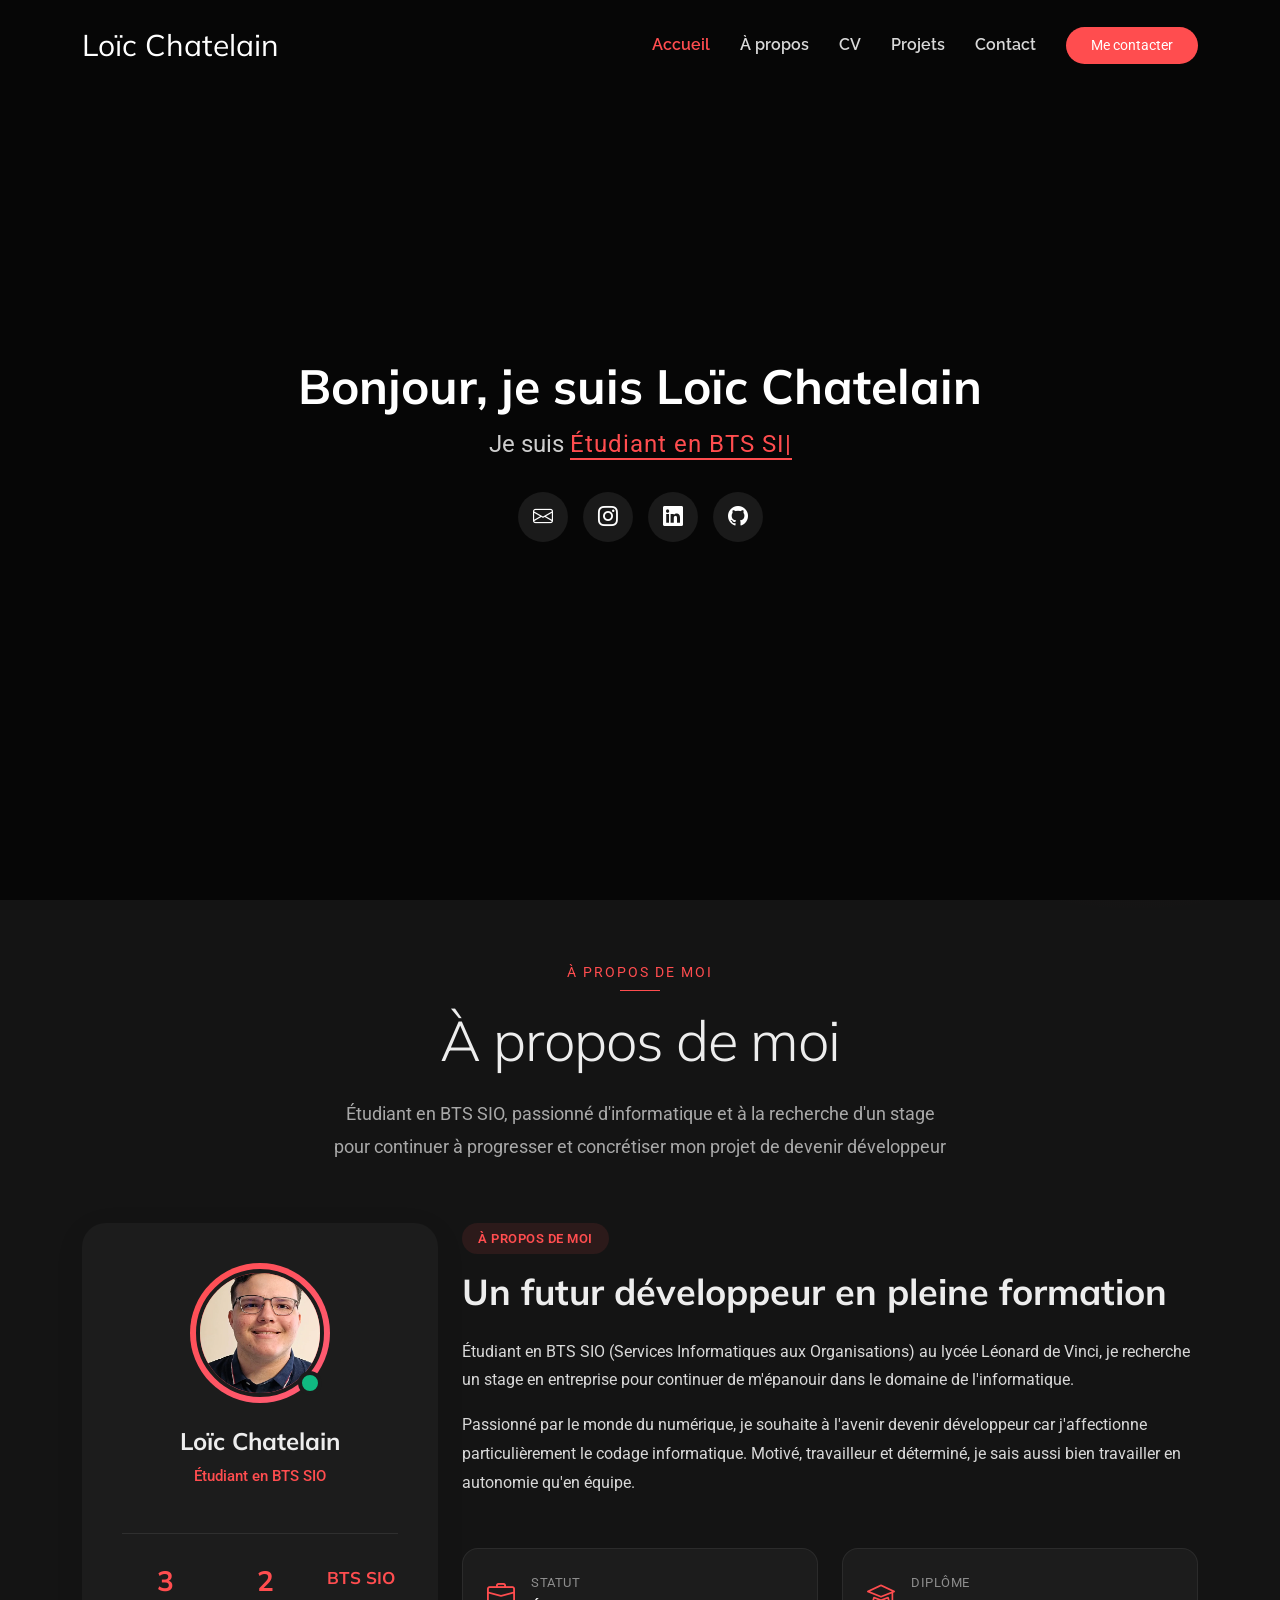
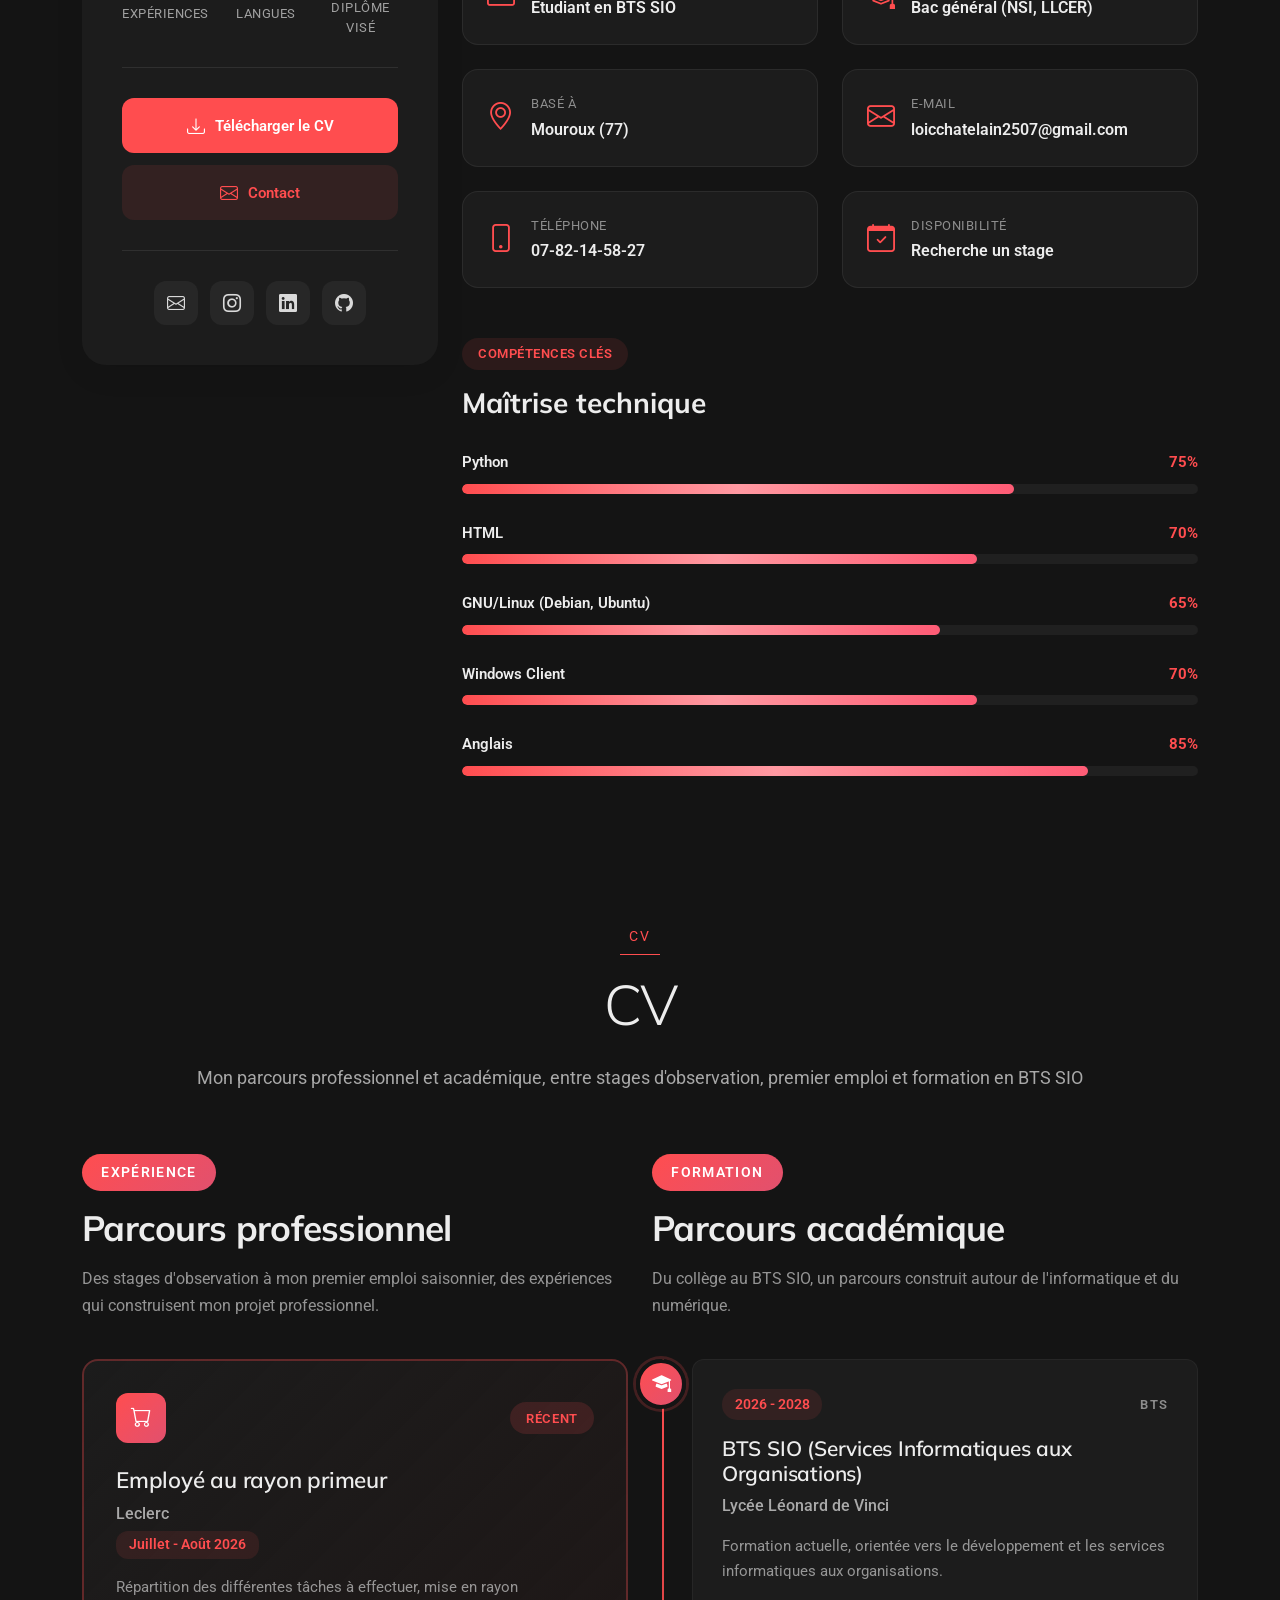
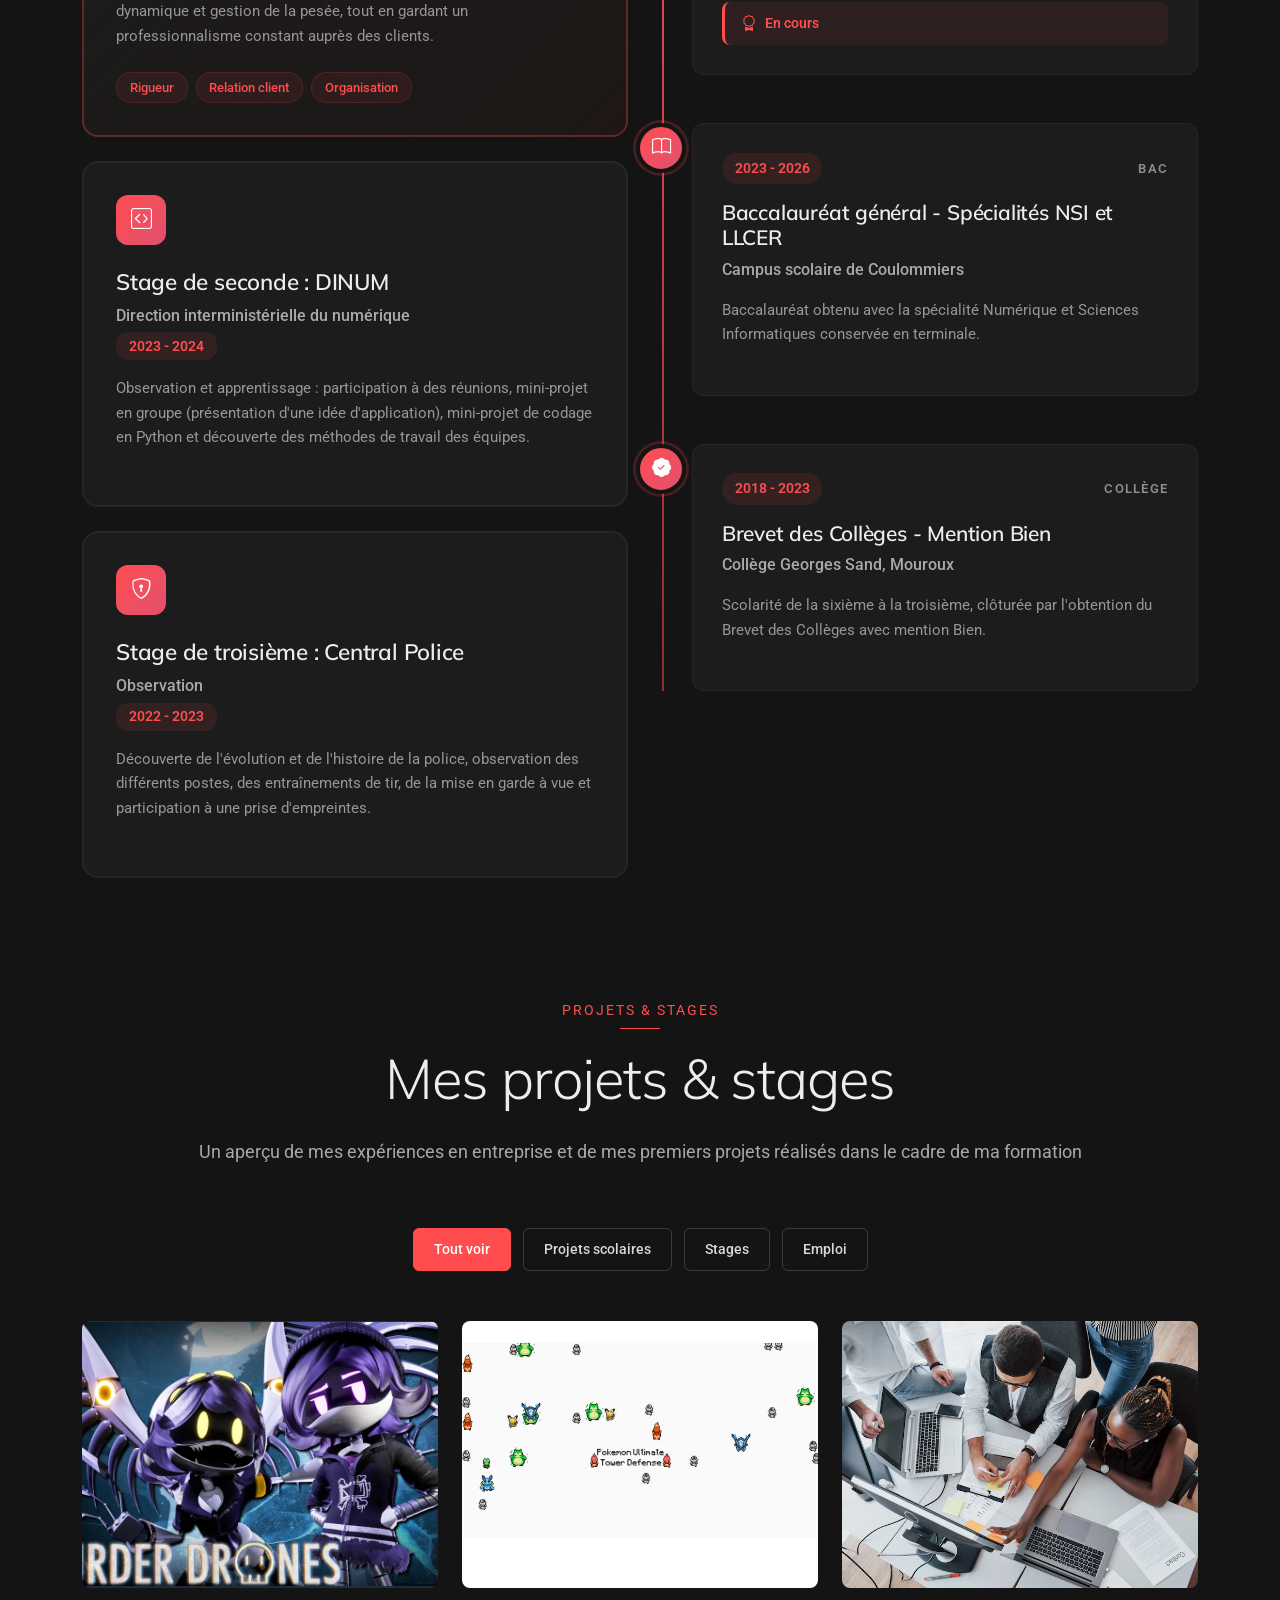
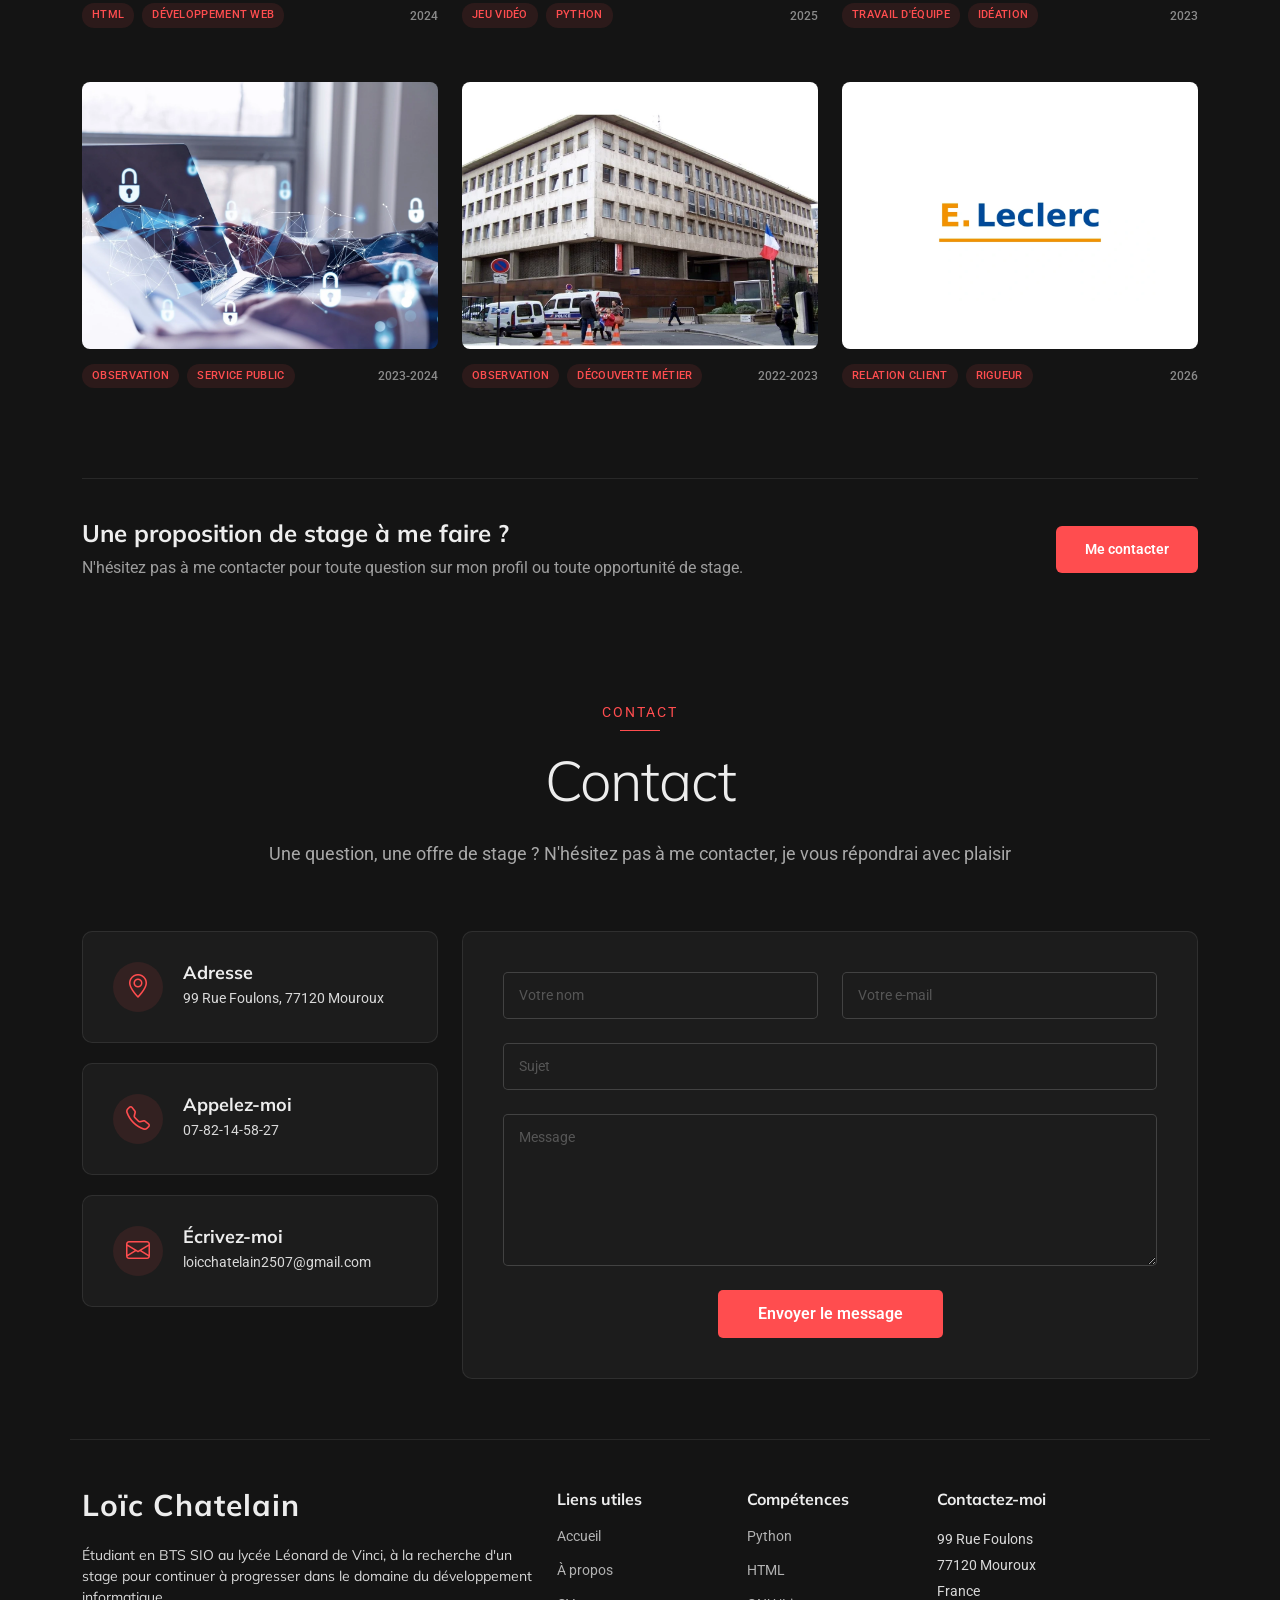
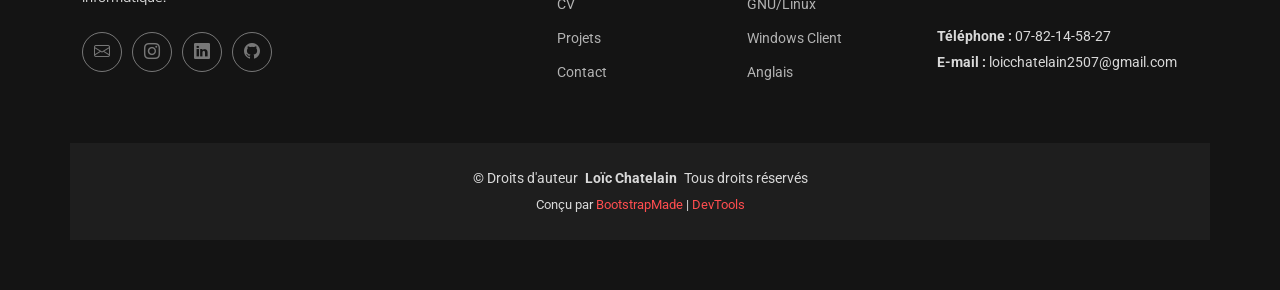
<file: index.html>
<!DOCTYPE html>
<html lang="fr">

<head>
  <meta charset="utf-8">
  <meta content="width=device-width, initial-scale=1.0" name="viewport">
  <title>Loïc Chatelain - Étudiant BTS SIO</title>
  <meta name="description" content="Portfolio de Loïc Chatelain, étudiant en BTS SIO à la recherche d'un stage en entreprise dans le développement informatique.">
  <meta name="keywords" content="BTS SIO, développeur, stage, informatique, Loïc Chatelain">

  <!-- Favicons -->
  <link href="assets/img/favicon.png" rel="icon">
  <link href="assets/img/apple-touch-icon.png" rel="apple-touch-icon">

  <!-- Fonts -->
  <link href="https://fonts.googleapis.com" rel="preconnect">
  <link href="https://fonts.gstatic.com" rel="preconnect" crossorigin>
  <link href="https://fonts.googleapis.com/css2?family=Roboto:ital,wght@0,100;0,300;0,400;0,500;0,700;0,900;1,100;1,300;1,400;1,500;1,700;1,900&family=Raleway:ital,wght@0,100;0,200;0,300;0,400;0,500;0,600;0,700;0,800;0,900;1,100;1,200;1,300;1,400;1,500;1,600;1,700;1,800;1,900&family=Mulish:ital,wght@0,200;0,300;0,400;0,500;0,600;0,700;0,800;0,900;1,200;1,300;1,400;1,500;1,600;1,700;1,800;1,900&display=swap" rel="stylesheet">

  <!-- Vendor CSS Files -->
  <link href="assets/vendor/bootstrap/css/bootstrap.min.css" rel="stylesheet">
  <link href="assets/vendor/bootstrap-icons/bootstrap-icons.css" rel="stylesheet">
  <link href="assets/vendor/aos/aos.css" rel="stylesheet">
  <link href="assets/vendor/glightbox/css/glightbox.min.css" rel="stylesheet">
  <link href="assets/vendor/swiper/swiper-bundle.min.css" rel="stylesheet">

  <!-- Main CSS File -->
  <link href="assets/css/main.css" rel="stylesheet">

  <!-- =======================================================
  * Template Name: Craftivo
  * Template URL: https://bootstrapmade.com/craftivo-bootstrap-portfolio-template/
  * Updated: Oct 04 2025 with Bootstrap v5.3.8
  * Author: BootstrapMade.com
  * License: https://bootstrapmade.com/license/
  ======================================================== -->
</head>

<body class="index-page">

  <header id="header" class="header d-flex align-items-center fixed-top">
    <div class="container-fluid container-xl position-relative d-flex align-items-center">

      <a href="index.html" class="logo d-flex align-items-center me-auto">
        <h1 class="sitename">Loïc Chatelain</h1>
      </a>

      <nav id="navmenu" class="navmenu">
        <ul>
          <li><a href="#hero" class="active">Accueil</a></li>
          <li><a href="#about">À propos</a></li>
          <li><a href="#resume">CV</a></li>
          <li><a href="#portfolio">Projets</a></li>
          <li><a href="#contact">Contact</a></li>
        </ul>
        <i class="mobile-nav-toggle d-xl-none bi bi-list"></i>
      </nav>

      <a class="btn-getstarted" href="#contact">Me contacter</a>

    </div>
  </header>

  <main class="main">

    <!-- Hero Section -->
    <section id="hero" class="hero section dark-background">

      <div class="container" data-aos="fade-up" data-aos-delay="100">
        <div class="row justify-content-center">
          <div class="col-lg-8 text-center">
            <h2>Bonjour, je suis Loïc Chatelain</h2>
            <p>Je suis <span class="typed" data-typed-items="Étudiant en BTS SIO, Développeur en devenir, Passionné d'informatique, À la recherche d'un stage"></span><span class="typed-cursor" aria-hidden="true"></span></p>
            <div class="social-links">
              <a href="mailto:loicchatelain2507@gmail.com"><i class="bi bi-envelope"></i></a>
              <a href="#"><i class="bi bi-instagram"></i></a>
              <a href="https://www.linkedin.com/in/lo%C3%AFc-chatelain-aba5b0439/" target="_blank" rel="noopener noreferrer"><i class="bi bi-linkedin"></i></a>
              <a href="https://github.com/loicchatelain/loicchatelain.github.io/" target="_blank" rel="noopener noreferrer"><i class="bi bi-github"></i></a>
            </div>
          </div>
        </div>
      </div>

    </section><!-- /Hero Section -->

    <!-- About Section -->
    <section id="about" class="about section">

      <!-- Section Title -->
      <div class="container section-title" data-aos="fade-up">
        <span class="subtitle">À propos de moi</span>
        <h2>À propos de moi</h2>
        <p>Étudiant en BTS SIO, passionné d'informatique et à la recherche d'un stage pour continuer à progresser et concrétiser mon projet de devenir développeur</p>
      </div><!-- End Section Title -->

      <div class="container" data-aos="fade-up" data-aos-delay="100">

        <div class="row gy-5">
          <div class="col-lg-4" data-aos="zoom-in" data-aos-delay="150">
            <div class="profile-card">
              <div class="profile-header">
                <div class="profile-avatar">
                  <img src="assets/img/profile/profile-square-3.webp" class="img-fluid" alt="">
                  <div class="status-indicator"></div>
                </div>
                <h3>Loïc Chatelain</h3>
                <span class="role">Étudiant en BTS SIO</span>
              </div>

              <div class="profile-stats">
                <div class="stat-item">
                  <h4>3</h4>
                  <p>Expériences</p>
                </div>
                <div class="stat-item">
                  <h4>2</h4>
                  <p>Langues</p>
                </div>
                <div class="stat-item">
                  <h4 class="stat-value-compact">BTS SIO</h4>
                  <p>Diplôme visé</p>
                </div>
              </div>

              <div class="profile-actions">
                <a href="assets/CV_CHATELAIN_Loic.pdf" class="btn-primary" download><i class="bi bi-download"></i> Télécharger le CV</a>
                <a href="#contact" class="btn-secondary"><i class="bi bi-envelope"></i> Contact</a>
              </div>

              <div class="social-connect">
                <a href="mailto:loicchatelain2507@gmail.com"><i class="bi bi-envelope"></i></a>
                <a href="#"><i class="bi bi-instagram"></i></a>
                <a href="https://www.linkedin.com/in/lo%C3%AFc-chatelain-aba5b0439/" target="_blank" rel="noopener noreferrer"><i class="bi bi-linkedin"></i></a>
                <a href="https://github.com/loicchatelain/loicchatelain.github.io/" target="_blank" rel="noopener noreferrer"><i class="bi bi-github"></i></a>
              </div>
            </div>
          </div>

          <div class="col-lg-8" data-aos="fade-left" data-aos-delay="200">
            <div class="content-wrapper">
              <div class="bio-section">
                <div class="section-tag">À propos de moi</div>
                <h2>Un futur développeur en pleine formation</h2>
                <p>Étudiant en BTS SIO (Services Informatiques aux Organisations) au lycée Léonard de Vinci, je recherche un stage en entreprise pour continuer de m'épanouir dans le domaine de l'informatique.</p>
                <p>Passionné par le monde du numérique, je souhaite à l'avenir devenir développeur car j'affectionne particulièrement le codage informatique. Motivé, travailleur et déterminé, je sais aussi bien travailler en autonomie qu'en équipe.</p>
              </div>

              <div class="details-grid">
                <div class="detail-item" data-aos="fade-up" data-aos-delay="250">
                  <i class="bi bi-briefcase"></i>
                  <div class="detail-content">
                    <span>Statut</span>
                    <strong>Étudiant en BTS SIO</strong>
                  </div>
                </div>

                <div class="detail-item" data-aos="fade-up" data-aos-delay="300">
                  <i class="bi bi-mortarboard"></i>
                  <div class="detail-content">
                    <span>Diplôme</span>
                    <strong>Bac général (NSI, LLCER)</strong>
                  </div>
                </div>

                <div class="detail-item" data-aos="fade-up" data-aos-delay="350">
                  <i class="bi bi-geo-alt"></i>
                  <div class="detail-content">
                    <span>Basé à</span>
                    <strong>Mouroux (77)</strong>
                  </div>
                </div>

                <div class="detail-item" data-aos="fade-up" data-aos-delay="100">
                  <i class="bi bi-envelope"></i>
                  <div class="detail-content">
                    <span>E-mail</span>
                    <strong>loicchatelain2507@gmail.com</strong>
                  </div>
                </div>

                <div class="detail-item" data-aos="fade-up" data-aos-delay="150">
                  <i class="bi bi-phone"></i>
                  <div class="detail-content">
                    <span>Téléphone</span>
                    <strong>07-82-14-58-27</strong>
                  </div>
                </div>

                <div class="detail-item" data-aos="fade-up" data-aos-delay="200">
                  <i class="bi bi-calendar-check"></i>
                  <div class="detail-content">
                    <span>Disponibilité</span>
                    <strong>Recherche un stage</strong>
                  </div>
                </div>
              </div>

              <div class="skills-showcase" data-aos="fade-up" data-aos-delay="250">
                <div class="section-tag">Compétences clés</div>
                <h3>Maîtrise technique</h3>

                <div class="skills-list skills-animation">
                  <div class="skill-item">
                    <div class="skill-info">
                      <span class="skill-name">Python</span>
                      <span class="skill-percent">75%</span>
                    </div>
                    <div class="progress">
                      <div class="progress-bar" role="progressbar" aria-valuenow="75" aria-valuemin="0" aria-valuemax="100"></div>
                    </div>
                  </div>

                  <div class="skill-item">
                    <div class="skill-info">
                      <span class="skill-name">HTML</span>
                      <span class="skill-percent">70%</span>
                    </div>
                    <div class="progress">
                      <div class="progress-bar" role="progressbar" aria-valuenow="70" aria-valuemin="0" aria-valuemax="100"></div>
                    </div>
                  </div>

                  <div class="skill-item">
                    <div class="skill-info">
                      <span class="skill-name">GNU/Linux (Debian, Ubuntu)</span>
                      <span class="skill-percent">65%</span>
                    </div>
                    <div class="progress">
                      <div class="progress-bar" role="progressbar" aria-valuenow="65" aria-valuemin="0" aria-valuemax="100"></div>
                    </div>
                  </div>

                  <div class="skill-item">
                    <div class="skill-info">
                      <span class="skill-name">Windows Client</span>
                      <span class="skill-percent">70%</span>
                    </div>
                    <div class="progress">
                      <div class="progress-bar" role="progressbar" aria-valuenow="70" aria-valuemin="0" aria-valuemax="100"></div>
                    </div>
                  </div>

                  <div class="skill-item">
                    <div class="skill-info">
                      <span class="skill-name">Anglais</span>
                      <span class="skill-percent">85%</span>
                    </div>
                    <div class="progress">
                      <div class="progress-bar" role="progressbar" aria-valuenow="85" aria-valuemin="0" aria-valuemax="100"></div>
                    </div>
                  </div>
                </div>
              </div>
            </div>
          </div>
        </div>

      </div>

    </section><!-- /About Section -->

    <!-- Resume Section -->
    <section id="resume" class="resume section">

      <!-- Section Title -->
      <div class="container section-title" data-aos="fade-up">
        <span class="subtitle">CV</span>
        <h2>CV</h2>
        <p>Mon parcours professionnel et académique, entre stages d'observation, premier emploi et formation en BTS SIO</p>
      </div><!-- End Section Title -->

      <div class="container" data-aos="fade-up" data-aos-delay="100">

        <div class="row gy-5">
          <div class="col-lg-6">
            <div class="experience-section">
              <div class="section-header" data-aos="fade-right" data-aos-delay="200">
                <div class="header-content">
                  <span class="section-badge">Expérience</span>
                  <h2>Parcours professionnel</h2>
                  <p>Des stages d'observation à mon premier emploi saisonnier, des expériences qui construisent mon projet professionnel.</p>
                </div>
              </div>

              <div class="experience-cards">
                <div class="exp-card featured" data-aos="zoom-in" data-aos-delay="300">
                  <div class="card-header">
                    <div class="company-logo">
                      <i class="bi bi-cart"></i>
                    </div>
                    <div class="period-badge">Récent</div>
                  </div>
                  <div class="card-body">
                    <h3>Employé au rayon primeur</h3>
                    <p class="company-name">Leclerc</p>
                    <span class="duration">Juillet - Août 2026</span>
                    <p class="description">Répartition des différentes tâches à effectuer, mise en rayon dynamique et gestion de la pesée, tout en gardant un professionnalisme constant auprès des clients.</p>
                    <div class="skills-tags">
                      <span class="skill-tag">Rigueur</span>
                      <span class="skill-tag">Relation client</span>
                      <span class="skill-tag">Organisation</span>
                    </div>
                  </div>
                </div>

                <div class="exp-card" data-aos="zoom-in" data-aos-delay="350">
                  <div class="card-header">
                    <div class="company-logo">
                      <i class="bi bi-code-square"></i>
                    </div>
                  </div>
                  <div class="card-body">
                    <h3>Stage de seconde : DINUM</h3>
                    <p class="company-name">Direction interministérielle du numérique</p>
                    <span class="duration">2023 - 2024</span>
                    <p class="description">Observation et apprentissage : participation à des réunions, mini-projet en groupe (présentation d'une idée d'application), mini-projet de codage en Python et découverte des méthodes de travail des équipes.</p>
                  </div>
                </div>

                <div class="exp-card" data-aos="zoom-in" data-aos-delay="400">
                  <div class="card-header">
                    <div class="company-logo">
                      <i class="bi bi-shield-lock"></i>
                    </div>
                  </div>
                  <div class="card-body">
                    <h3>Stage de troisième : Central Police</h3>
                    <p class="company-name">Observation</p>
                    <span class="duration">2022 - 2023</span>
                    <p class="description">Découverte de l'évolution et de l'histoire de la police, observation des différents postes, des entraînements de tir, de la mise en garde à vue et participation à une prise d'empreintes.</p>
                  </div>
                </div>
              </div>
            </div>
          </div>

          <div class="col-lg-6">
            <div class="education-section">
              <div class="section-header" data-aos="fade-left" data-aos-delay="200">
                <div class="header-content">
                  <span class="section-badge">Formation</span>
                  <h2>Parcours académique</h2>
                  <p>Du collège au BTS SIO, un parcours construit autour de l'informatique et du numérique.</p>
                </div>
              </div>

              <div class="education-timeline" data-aos="fade-left" data-aos-delay="300">
                <div class="timeline-track">
                  <div class="timeline-item">
                    <div class="timeline-marker">
                      <i class="bi bi-mortarboard-fill"></i>
                    </div>
                    <div class="timeline-content">
                      <div class="education-meta">
                        <span class="year-range">2026 - 2028</span>
                        <span class="degree-level">BTS</span>
                      </div>
                      <h4>BTS SIO (Services Informatiques aux Organisations)</h4>
                      <p class="institution">Lycée Léonard de Vinci</p>
                      <p class="description">Formation actuelle, orientée vers le développement et les services informatiques aux organisations.</p>
                      <div class="achievement">
                        <i class="bi bi-award"></i>
                        <span>En cours</span>
                      </div>
                    </div>
                  </div>

                  <div class="timeline-item">
                    <div class="timeline-marker">
                      <i class="bi bi-book"></i>
                    </div>
                    <div class="timeline-content">
                      <div class="education-meta">
                        <span class="year-range">2023 - 2026</span>
                        <span class="degree-level">Bac</span>
                      </div>
                      <h4>Baccalauréat général - Spécialités NSI et LLCER</h4>
                      <p class="institution">Campus scolaire de Coulommiers</p>
                      <p class="description">Baccalauréat obtenu avec la spécialité Numérique et Sciences Informatiques conservée en terminale.</p>
                    </div>
                  </div>

                  <div class="timeline-item">
                    <div class="timeline-marker">
                      <i class="bi bi-patch-check-fill"></i>
                    </div>
                    <div class="timeline-content">
                      <div class="education-meta">
                        <span class="year-range">2018 - 2023</span>
                        <span class="degree-level">Collège</span>
                      </div>
                      <h4>Brevet des Collèges - Mention Bien</h4>
                      <p class="institution">Collège Georges Sand, Mouroux</p>
                      <p class="description">Scolarité de la sixième à la troisième, clôturée par l'obtention du Brevet des Collèges avec mention Bien.</p>
                    </div>
                  </div>
                </div>
              </div>
            </div>
          </div>
        </div>

      </div>

    </section><!-- /Resume Section -->

    <!-- Portfolio Section -->
    <section id="portfolio" class="portfolio section">

      <!-- Section Title -->
      <div class="container section-title" data-aos="fade-up">
        <span class="subtitle">Projets & stages</span>
        <h2>Mes projets & stages</h2>
        <p>Un aperçu de mes expériences en entreprise et de mes premiers projets réalisés dans le cadre de ma formation</p>
      </div><!-- End Section Title -->

      <div class="container" data-aos="fade-up" data-aos-delay="100">

        <div class="isotope-layout" data-default-filter="*" data-layout="masonry" data-sort="original-order">
          <ul class="portfolio-filters isotope-filters" data-aos="fade-up" data-aos-delay="200">
            <li data-filter="*" class="filter-active">Tout voir</li>
            <li data-filter=".filter-creative">Projets scolaires</li>
            <li data-filter=".filter-digital">Stages</li>
            <li data-filter=".filter-development">Emploi</li>
          </ul>

          <div class="row gy-4 isotope-container" data-aos="fade-up" data-aos-delay="300">
            <div class="col-lg-4 col-md-6 portfolio-item isotope-item filter-creative">
              <div class="portfolio-card">
                <div class="portfolio-image-container">
                  <img src="assets/img/portfolio/murder-drones.webp" alt="Projet NSI page Web" class="img-fluid" loading="lazy">
                  <div class="portfolio-overlay">
                    <div class="portfolio-info">
                      <span class="project-category">Projet scolaire - NSI</span>
                      <h4>Projet NSI page Web</h4>
                    </div>
                    <div class="portfolio-actions">
                      <a href="assets/img/portfolio/murder-drones.webp" class="glightbox portfolio-link">
                        <i class="bi bi-plus-lg"></i>
                      </a>
                    </div>
                  </div>
                </div>
                <div class="portfolio-meta">
                  <div class="project-tags">
                    <span class="tag">HTML</span>
                    <span class="tag">Développement Web</span>
                  </div>
                  <div class="project-year">2024</div>
                </div>
              </div>
            </div>

            <div class="col-lg-4 col-md-6 portfolio-item isotope-item filter-creative">
              <div class="portfolio-card">
                <div class="portfolio-image-container">
                  <img src="assets/img/portfolio/pokemon-utd.webp" alt="Pokemon Ultimate Tower Defense" class="img-fluid" loading="lazy">
                  <div class="portfolio-overlay">
                    <div class="portfolio-info">
                      <span class="project-category">Projet scolaire - NSI</span>
                      <h4>Pokemon Ultimate Tower Defense</h4>
                    </div>
                    <div class="portfolio-actions">
                      <a href="assets/img/portfolio/pokemon-utd.webp" class="glightbox portfolio-link">
                        <i class="bi bi-plus-lg"></i>
                      </a>
                    </div>
                  </div>
                </div>
                <div class="portfolio-meta">
                  <div class="project-tags">
                    <span class="tag">Jeu vidéo</span>
                    <span class="tag">Python</span>
                  </div>
                  <div class="project-year">2025</div>
                </div>
              </div>
            </div>

            <div class="col-lg-4 col-md-6 portfolio-item isotope-item filter-creative">
              <div class="portfolio-card">
                <div class="portfolio-image-container">
                  <img src="assets/img/portfolio/groupe-travail.webp" alt="Projet de groupe" class="img-fluid" loading="lazy">
                  <div class="portfolio-overlay">
                    <div class="portfolio-info">
                      <span class="project-category">Projet de groupe</span>
                      <h4>Présentation d'une idée d'application</h4>
                    </div>
                    <div class="portfolio-actions">
                      <a href="assets/img/portfolio/groupe-travail.webp" class="glightbox portfolio-link">
                        <i class="bi bi-plus-lg"></i>
                      </a>
                    </div>
                  </div>
                </div>
                <div class="portfolio-meta">
                  <div class="project-tags">
                    <span class="tag">Travail d'équipe</span>
                    <span class="tag">Idéation</span>
                  </div>
                  <div class="project-year">2023</div>
                </div>
              </div>
            </div>

            <div class="col-lg-4 col-md-6 portfolio-item isotope-item filter-digital">
              <div class="portfolio-card">
                <div class="portfolio-image-container">
                  <img src="assets/img/portfolio/dinum.webp" alt="Stage DINUM" class="img-fluid" loading="lazy">
                  <div class="portfolio-overlay">
                    <div class="portfolio-info">
                      <span class="project-category">Stage de seconde</span>
                      <h4>DINUM - Direction interministérielle du numérique</h4>
                    </div>
                    <div class="portfolio-actions">
                      <a href="assets/img/portfolio/dinum.webp" class="glightbox portfolio-link">
                        <i class="bi bi-plus-lg"></i>
                      </a>
                    </div>
                  </div>
                </div>
                <div class="portfolio-meta">
                  <div class="project-tags">
                    <span class="tag">Observation</span>
                    <span class="tag">Service public</span>
                  </div>
                  <div class="project-year">2023-2024</div>
                </div>
              </div>
            </div>

            <div class="col-lg-4 col-md-6 portfolio-item isotope-item filter-digital">
              <div class="portfolio-card">
                <div class="portfolio-image-container">
                  <img src="assets/img/portfolio/commissariat.webp" alt="Stage Central Police" class="img-fluid" loading="lazy">
                  <div class="portfolio-overlay">
                    <div class="portfolio-info">
                      <span class="project-category">Stage de troisième</span>
                      <h4>Central Police</h4>
                    </div>
                    <div class="portfolio-actions">
                      <a href="assets/img/portfolio/commissariat.webp" class="glightbox portfolio-link">
                        <i class="bi bi-plus-lg"></i>
                      </a>
                    </div>
                  </div>
                </div>
                <div class="portfolio-meta">
                  <div class="project-tags">
                    <span class="tag">Observation</span>
                    <span class="tag">Découverte métier</span>
                  </div>
                  <div class="project-year">2022-2023</div>
                </div>
              </div>
            </div>

            <div class="col-lg-4 col-md-6 portfolio-item isotope-item filter-development">
              <div class="portfolio-card">
                <div class="portfolio-image-container">
                  <img src="assets/img/portfolio/leclerc-logo.webp" alt="Emploi Leclerc" class="img-fluid logo-contain" loading="lazy">
                  <div class="portfolio-overlay">
                    <div class="portfolio-info">
                      <span class="project-category">Emploi saisonnier</span>
                      <h4>Leclerc - Rayon primeur</h4>
                    </div>
                    <div class="portfolio-actions">
                      <a href="assets/img/portfolio/leclerc-logo.webp" class="glightbox portfolio-link">
                        <i class="bi bi-plus-lg"></i>
                      </a>
                    </div>
                  </div>
                </div>
                <div class="portfolio-meta">
                  <div class="project-tags">
                    <span class="tag">Relation client</span>
                    <span class="tag">Rigueur</span>
                  </div>
                  <div class="project-year">2026</div>
                </div>
              </div>
            </div>
          </div>

        </div>

        <div class="portfolio-bottom" data-aos="fade-up" data-aos-delay="400">
          <div class="row align-items-center">
            <div class="col-lg-8">
              <h3>Une proposition de stage à me faire ?</h3>
              <p>N'hésitez pas à me contacter pour toute question sur mon profil ou toute opportunité de stage.</p>
            </div>
            <div class="col-lg-4 text-lg-end">
              <a href="#contact" class="btn btn-accent">Me contacter</a>
            </div>
          </div>
        </div>

      </div>

    </section><!-- /Portfolio Section -->

    <!-- Contact Section -->
    <section id="contact" class="contact section">

      <!-- Section Title -->
      <div class="container section-title" data-aos="fade-up">
        <span class="subtitle">Contact</span>
        <h2>Contact</h2>
        <p>Une question, une offre de stage ? N'hésitez pas à me contacter, je vous répondrai avec plaisir</p>
      </div><!-- End Section Title -->

      <div class="container">

        <div class="row gy-4">

          <div class="col-lg-4">
            <div class="info-item">
              <div class="icon-wrapper">
                <i class="bi bi-geo-alt"></i>
              </div>
              <div>
                <h3>Adresse</h3>
                <p>99 Rue Foulons, 77120 Mouroux</p>
              </div>
            </div>

            <div class="info-item">
              <div class="icon-wrapper">
                <i class="bi bi-telephone"></i>
              </div>
              <div>
                <h3>Appelez-moi</h3>
                <p>07-82-14-58-27</p>
              </div>
            </div>

            <div class="info-item">
              <div class="icon-wrapper">
                <i class="bi bi-envelope"></i>
              </div>
              <div>
                <h3>Écrivez-moi</h3>
                <p>loicchatelain2507@gmail.com</p>
              </div>
            </div>

          </div>

          <div class="col-lg-8">
            <form action="forms/contact.php" method="post" class="php-email-form">
              <div class="row gy-4">

                <div class="col-md-6">
                  <input type="text" name="name" class="form-control" placeholder="Votre nom" required="">
                </div>

                <div class="col-md-6">
                  <input type="email" class="form-control" name="email" placeholder="Votre e-mail" required="">
                </div>

                <div class="col-md-12">
                  <input type="text" class="form-control" name="subject" placeholder="Sujet" required="">
                </div>

                <div class="col-md-12">
                  <textarea class="form-control" name="message" rows="6" placeholder="Message" required=""></textarea>
                </div>

                <div class="col-md-12 text-center">
                  <div class="loading">Chargement</div>
                  <div class="error-message"></div>
                  <div class="sent-message">Votre message a été envoyé. Merci !</div>

                  <button type="submit">Envoyer le message</button>
                </div>

              </div>
            </form>
          </div>

        </div>

      </div>

    </section><!-- /Contact Section -->

  </main>

  <footer id="footer" class="footer">

    <div class="container footer-top">
      <div class="row gy-4">
        <div class="col-lg-5 col-md-12 footer-about">
          <a href="index.html" class="logo d-flex align-items-center">
            <span class="sitename">Loïc Chatelain</span>
          </a>
          <p>Étudiant en BTS SIO au lycée Léonard de Vinci, à la recherche d'un stage pour continuer à progresser dans le domaine du développement informatique.</p>
          <div class="social-links d-flex mt-4">
            <a href="mailto:loicchatelain2507@gmail.com"><i class="bi bi-envelope"></i></a>
            <a href="#"><i class="bi bi-instagram"></i></a>
            <a href="https://www.linkedin.com/in/lo%C3%AFc-chatelain-aba5b0439/" target="_blank" rel="noopener noreferrer"><i class="bi bi-linkedin"></i></a>
            <a href="https://github.com/loicchatelain/loicchatelain.github.io/deployments/github-pages" target="_blank" rel="noopener noreferrer"><i class="bi bi-github"></i></a>
          </div>
        </div>

        <div class="col-lg-2 col-6 footer-links">
          <h4>Liens utiles</h4>
          <ul>
            <li><a href="#hero">Accueil</a></li>
            <li><a href="#about">À propos</a></li>
            <li><a href="#resume">CV</a></li>
            <li><a href="#portfolio">Projets</a></li>
            <li><a href="#contact">Contact</a></li>
          </ul>
        </div>

        <div class="col-lg-2 col-6 footer-links">
          <h4>Compétences</h4>
          <ul>
            <li><a href="#about">Python</a></li>
            <li><a href="#about">HTML</a></li>
            <li><a href="#about">GNU/Linux</a></li>
            <li><a href="#about">Windows Client</a></li>
            <li><a href="#about">Anglais</a></li>
          </ul>
        </div>

        <div class="col-lg-3 col-md-12 footer-contact text-center text-md-start">
          <h4>Contactez-moi</h4>
          <p>99 Rue Foulons</p>
          <p>77120 Mouroux</p>
          <p>France</p>
          <p class="mt-4"><strong>Téléphone :</strong> <span>07-82-14-58-27</span></p>
          <p><strong>E-mail :</strong> <span>loicchatelain2507@gmail.com</span></p>
        </div>

      </div>
    </div>

    <div class="container copyright text-center mt-4">
      <p>© <span>Droits d'auteur</span> <strong class="px-1 sitename">Loïc Chatelain</strong> <span>Tous droits réservés</span></p>
      <div class="credits">
        <!-- All the links in the footer should remain intact. -->
        <!-- You can delete the links only if you've purchased the pro version. -->
        <!-- Licensing information: https://bootstrapmade.com/license/ -->
        <!-- Purchase the pro version with working PHP/AJAX contact form: [buy-url] -->
        Conçu par <a href="https://bootstrapmade.com/">BootstrapMade</a> | <a href="https://bootstrapmade.com/tools/">DevTools</a>
      </div>
    </div>

  </footer>

  <!-- Scroll Top -->
  <a href="#" id="scroll-top" class="scroll-top d-flex align-items-center justify-content-center"><i class="bi bi-arrow-up-short"></i></a>

  <!-- Preloader -->
  <div id="preloader"></div>

  <!-- Vendor JS Files -->
  <script src="assets/vendor/bootstrap/js/bootstrap.bundle.min.js"></script>
  <script src="assets/vendor/php-email-form/validate.js"></script>
  <script src="assets/vendor/aos/aos.js"></script>
  <script src="assets/vendor/typed.js/typed.umd.js"></script>
  <script src="assets/vendor/waypoints/noframework.waypoints.js"></script>
  <script src="assets/vendor/glightbox/js/glightbox.min.js"></script>
  <script src="assets/vendor/imagesloaded/imagesloaded.pkgd.min.js"></script>
  <script src="assets/vendor/isotope-layout/isotope.pkgd.min.js"></script>
  <script src="assets/vendor/swiper/swiper-bundle.min.js"></script>

  <!-- Main JS File -->
  <script src="assets/js/main.js"></script>

</body>

</html>
</file>
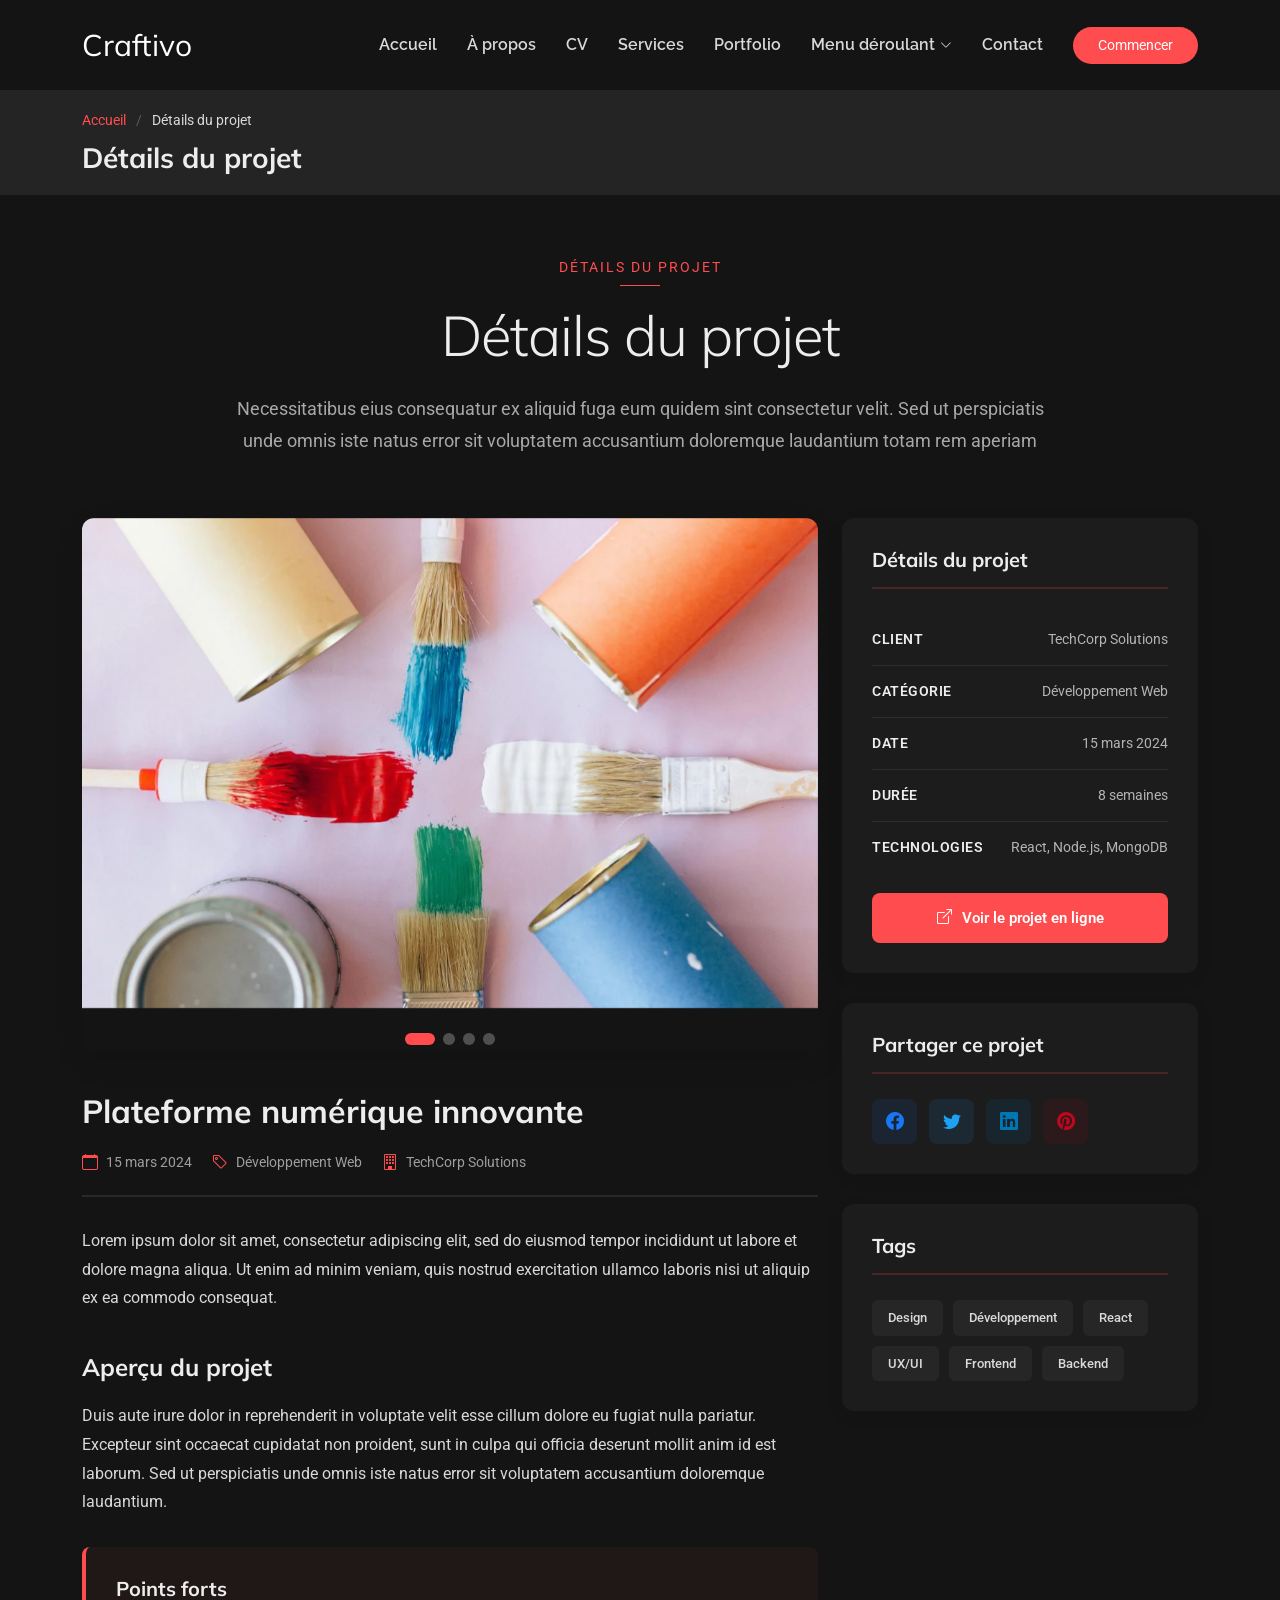
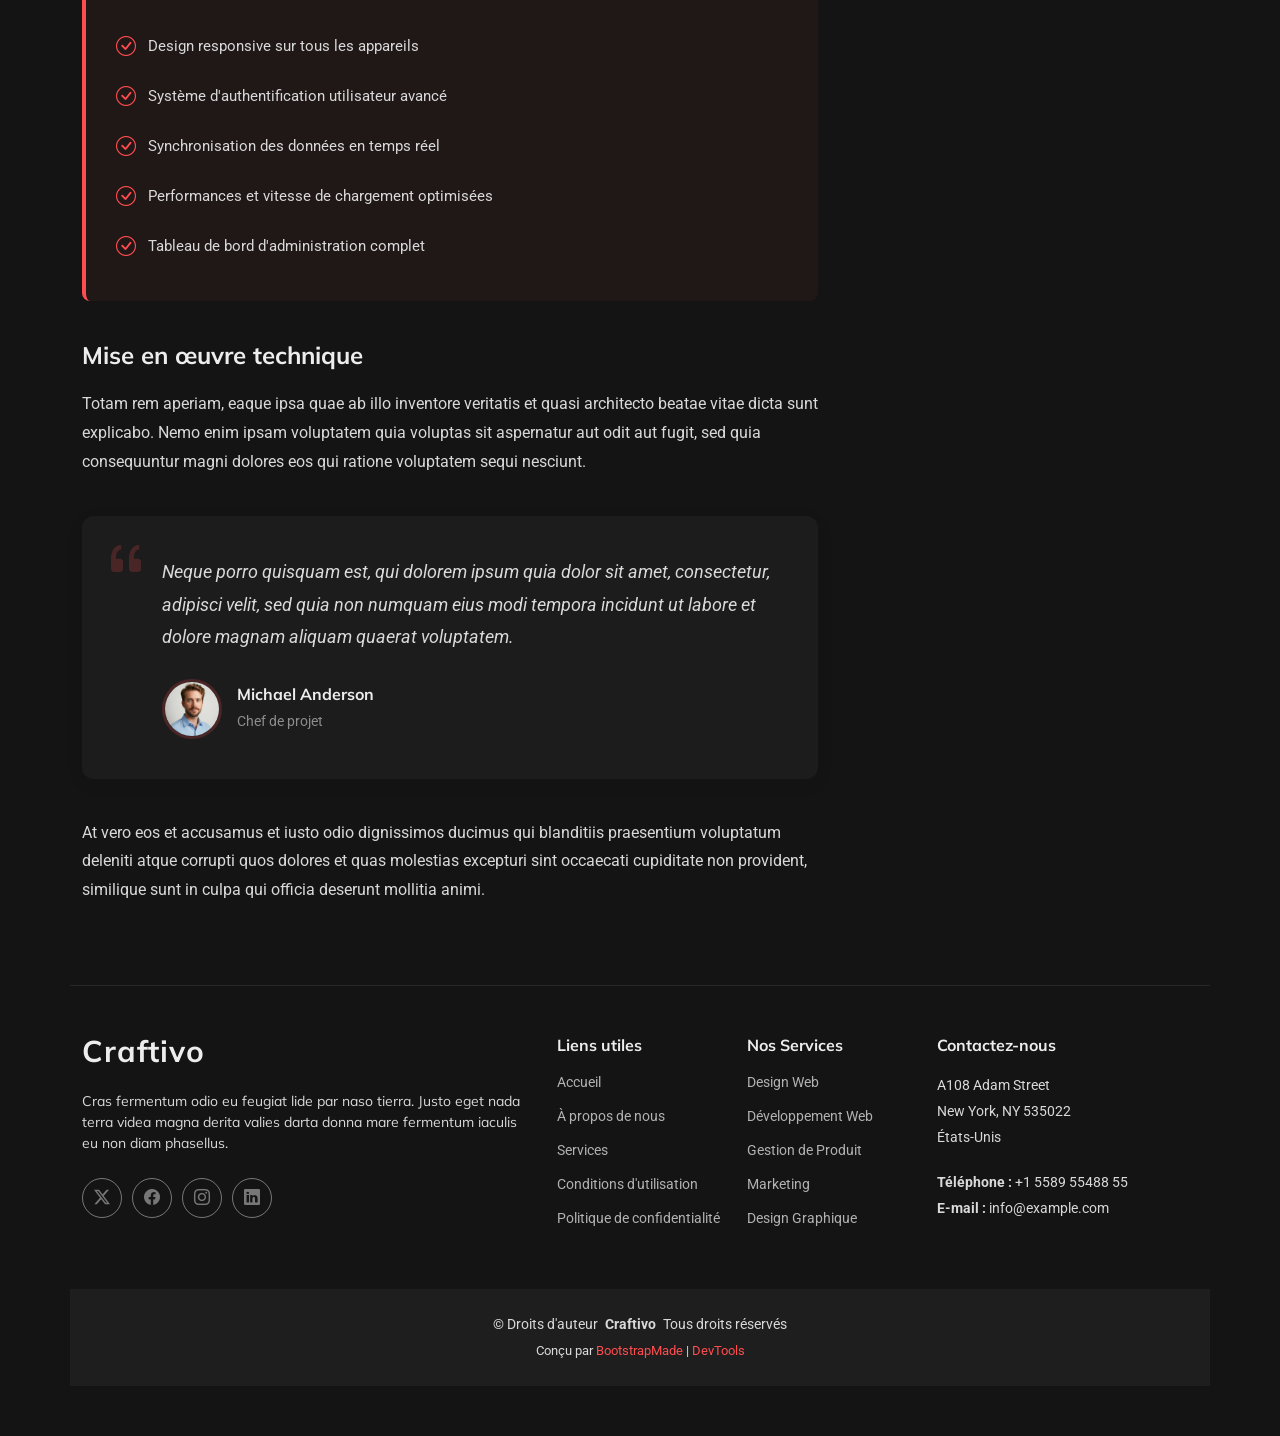
<file: portfolio-details.html>
<!DOCTYPE html>
<html lang="fr">

<head>
  <meta charset="utf-8">
  <meta content="width=device-width, initial-scale=1.0" name="viewport">
  <title>Détails du projet - Modèle Bootstrap Craftivo</title>
  <meta name="description" content="">
  <meta name="keywords" content="">

  <!-- Favicons -->
  <link href="assets/img/favicon.png" rel="icon">
  <link href="assets/img/apple-touch-icon.png" rel="apple-touch-icon">

  <!-- Fonts -->
  <link href="https://fonts.googleapis.com" rel="preconnect">
  <link href="https://fonts.gstatic.com" rel="preconnect" crossorigin>
  <link href="https://fonts.googleapis.com/css2?family=Roboto:ital,wght@0,100;0,300;0,400;0,500;0,700;0,900;1,100;1,300;1,400;1,500;1,700;1,900&family=Raleway:ital,wght@0,100;0,200;0,300;0,400;0,500;0,600;0,700;0,800;0,900;1,100;1,200;1,300;1,400;1,500;1,600;1,700;1,800;1,900&family=Mulish:ital,wght@0,200;0,300;0,400;0,500;0,600;0,700;0,800;0,900;1,200;1,300;1,400;1,500;1,600;1,700;1,800;1,900&display=swap" rel="stylesheet">

  <!-- Vendor CSS Files -->
  <link href="assets/vendor/bootstrap/css/bootstrap.min.css" rel="stylesheet">
  <link href="assets/vendor/bootstrap-icons/bootstrap-icons.css" rel="stylesheet">
  <link href="assets/vendor/aos/aos.css" rel="stylesheet">
  <link href="assets/vendor/glightbox/css/glightbox.min.css" rel="stylesheet">
  <link href="assets/vendor/swiper/swiper-bundle.min.css" rel="stylesheet">

  <!-- Main CSS File -->
  <link href="assets/css/main.css" rel="stylesheet">

  <!-- =======================================================
  * Template Name: Craftivo
  * Template URL: https://bootstrapmade.com/craftivo-bootstrap-portfolio-template/
  * Updated: Oct 04 2025 with Bootstrap v5.3.8
  * Author: BootstrapMade.com
  * License: https://bootstrapmade.com/license/
  ======================================================== -->
</head>

<body class="portfolio-details-page">

  <header id="header" class="header d-flex align-items-center sticky-top">
    <div class="container-fluid container-xl position-relative d-flex align-items-center">

      <a href="index.html" class="logo d-flex align-items-center me-auto">
        <!-- Uncomment the line below if you also wish to use an image logo -->
        <!-- <img src="assets/img/logo.webp" alt=""> -->
        <h1 class="sitename">Craftivo</h1>
      </a>

      <nav id="navmenu" class="navmenu">
        <ul>
          <li><a href="#hero">Accueil</a></li>
          <li><a href="#about">À propos</a></li>
          <li><a href="#resume">CV</a></li>
          <li><a href="#services">Services</a></li>
          <li><a href="#portfolio">Portfolio</a></li>
          <li class="dropdown"><a href="#"><span>Menu déroulant</span> <i class="bi bi-chevron-down toggle-dropdown"></i></a>
            <ul>
              <li><a href="#">Menu déroulant 1</a></li>
              <li class="dropdown"><a href="#"><span>Sous-menu déroulant</span> <i class="bi bi-chevron-down toggle-dropdown"></i></a>
                <ul>
                  <li><a href="#">Sous-menu déroulant 1</a></li>
                  <li><a href="#">Sous-menu déroulant 2</a></li>
                  <li><a href="#">Sous-menu déroulant 3</a></li>
                  <li><a href="#">Sous-menu déroulant 4</a></li>
                  <li><a href="#">Sous-menu déroulant 5</a></li>
                </ul>
              </li>
              <li><a href="#">Menu déroulant 2</a></li>
              <li><a href="#">Menu déroulant 3</a></li>
              <li><a href="#">Menu déroulant 4</a></li>
            </ul>
          </li>
          <li><a href="#contact">Contact</a></li>
        </ul>
        <i class="mobile-nav-toggle d-xl-none bi bi-list"></i>
      </nav>

      <a class="btn-getstarted" href="#about">Commencer</a>

    </div>
  </header>

  <main class="main">

    <!-- Page Title -->
    <div class="page-title light-background">
      <div class="container">
        <nav class="breadcrumbs">
          <ol>
            <li><a href="index.html">Accueil</a></li>
            <li class="current">Détails du projet</li>
          </ol>
        </nav>
        <h1>Détails du projet</h1>
      </div>
    </div><!-- End Page Title -->

    <!-- Portfolio Details Section -->
    <section id="portfolio-details" class="portfolio-details section">

      <!-- Section Title -->
      <div class="container section-title" data-aos="fade-up">
        <span class="subtitle">Détails du projet</span>
        <h2>Détails du projet</h2>
        <p>Necessitatibus eius consequatur ex aliquid fuga eum quidem sint consectetur velit. Sed ut perspiciatis unde omnis iste natus error sit voluptatem accusantium doloremque laudantium totam rem aperiam</p>
      </div><!-- End Section Title -->

      <div class="container" data-aos="fade-up" data-aos-delay="100">

        <div class="row gy-5">

          <div class="col-lg-8">

            <div class="portfolio-details-slider swiper init-swiper">
              <script type="application/json" class="swiper-config">
                {
                  "loop": true,
                  "speed": 600,
                  "autoplay": {
                    "delay": 4000
                  },
                  "slidesPerView": 1,
                  "spaceBetween": 0,
                  "effect": "fade",
                  "pagination": {
                    "el": ".swiper-pagination",
                    "type": "bullets",
                    "clickable": true
                  }
                }
              </script>
              <div class="swiper-wrapper">

                <div class="swiper-slide">
                  <img src="assets/img/portfolio/portfolio-3.webp" alt="Image du portfolio" class="img-fluid">
                </div>

                <div class="swiper-slide">
                  <img src="assets/img/portfolio/portfolio-6.webp" alt="Image du portfolio" class="img-fluid">
                </div>

                <div class="swiper-slide">
                  <img src="assets/img/portfolio/portfolio-9.webp" alt="Image du portfolio" class="img-fluid">
                </div>

                <div class="swiper-slide">
                  <img src="assets/img/portfolio/portfolio-11.webp" alt="Image du portfolio" class="img-fluid">
                </div>

              </div>
              <div class="swiper-pagination"></div>
            </div>

            <div class="portfolio-content" data-aos="fade-up" data-aos-delay="200">
              <h2>Plateforme numérique innovante</h2>

              <div class="meta-info">
                <span class="date"><i class="bi bi-calendar"></i> 15 mars 2024</span>
                <span class="category"><i class="bi bi-tag"></i> Développement Web</span>
                <span class="client"><i class="bi bi-building"></i> TechCorp Solutions</span>
              </div>

              <p>
                Lorem ipsum dolor sit amet, consectetur adipiscing elit, sed do eiusmod tempor incididunt ut labore et dolore magna aliqua. Ut enim ad minim veniam, quis nostrud exercitation ullamco laboris nisi ut aliquip ex ea commodo consequat.
              </p>

              <h3>Aperçu du projet</h3>
              <p>
                Duis aute irure dolor in reprehenderit in voluptate velit esse cillum dolore eu fugiat nulla pariatur. Excepteur sint occaecat cupidatat non proident, sunt in culpa qui officia deserunt mollit anim id est laborum. Sed ut perspiciatis unde omnis iste natus error sit voluptatem accusantium doloremque laudantium.
              </p>

              <div class="highlights-box">
                <h4>Points forts</h4>
                <ul>
                  <li><i class="bi bi-check-circle"></i> Design responsive sur tous les appareils</li>
                  <li><i class="bi bi-check-circle"></i> Système d'authentification utilisateur avancé</li>
                  <li><i class="bi bi-check-circle"></i> Synchronisation des données en temps réel</li>
                  <li><i class="bi bi-check-circle"></i> Performances et vitesse de chargement optimisées</li>
                  <li><i class="bi bi-check-circle"></i> Tableau de bord d'administration complet</li>
                </ul>
              </div>

              <h3>Mise en œuvre technique</h3>
              <p>
                Totam rem aperiam, eaque ipsa quae ab illo inventore veritatis et quasi architecto beatae vitae dicta sunt explicabo. Nemo enim ipsam voluptatem quia voluptas sit aspernatur aut odit aut fugit, sed quia consequuntur magni dolores eos qui ratione voluptatem sequi nesciunt.
              </p>

              <blockquote>
                <i class="bi bi-quote quote-icon"></i>
                <p>
                  Neque porro quisquam est, qui dolorem ipsum quia dolor sit amet, consectetur, adipisci velit, sed quia non numquam eius modi tempora incidunt ut labore et dolore magnam aliquam quaerat voluptatem.
                </p>
                <div class="author">
                  <img src="assets/img/person/person-m-7.webp" alt="Auteur">
                  <div class="author-info">
                    <h5>Michael Anderson</h5>
                    <span>Chef de projet</span>
                  </div>
                </div>
              </blockquote>

              <p>
                At vero eos et accusamus et iusto odio dignissimos ducimus qui blanditiis praesentium voluptatum deleniti atque corrupti quos dolores et quas molestias excepturi sint occaecati cupiditate non provident, similique sunt in culpa qui officia deserunt mollitia animi.
              </p>

            </div>

          </div>

          <div class="col-lg-4">

            <div class="sidebar" data-aos="fade-up" data-aos-delay="200">

              <div class="info-card">
                <h3>Détails du projet</h3>
                <div class="info-item">
                  <span class="label">Client</span>
                  <span class="value">TechCorp Solutions</span>
                </div>
                <div class="info-item">
                  <span class="label">Catégorie</span>
                  <span class="value">Développement Web</span>
                </div>
                <div class="info-item">
                  <span class="label">Date</span>
                  <span class="value">15 mars 2024</span>
                </div>
                <div class="info-item">
                  <span class="label">Durée</span>
                  <span class="value">8 semaines</span>
                </div>
                <div class="info-item">
                  <span class="label">Technologies</span>
                  <span class="value">React, Node.js, MongoDB</span>
                </div>
                <a href="https://www.example.com" class="btn-primary" target="_blank">
                  <i class="bi bi-box-arrow-up-right"></i> Voir le projet en ligne
                </a>
              </div>

              <div class="share-card" data-aos="fade-up" data-aos-delay="300">
                <h3>Partager ce projet</h3>
                <div class="social-links">
                  <a href="#" class="facebook"><i class="bi bi-facebook"></i></a>
                  <a href="#" class="twitter"><i class="bi bi-twitter"></i></a>
                  <a href="#" class="linkedin"><i class="bi bi-linkedin"></i></a>
                  <a href="#" class="pinterest"><i class="bi bi-pinterest"></i></a>
                </div>
              </div>

              <div class="tags-card" data-aos="fade-up" data-aos-delay="400">
                <h3>Tags</h3>
                <div class="tags">
                  <a href="#">Design</a>
                  <a href="#">Développement</a>
                  <a href="#">React</a>
                  <a href="#">UX/UI</a>
                  <a href="#">Frontend</a>
                  <a href="#">Backend</a>
                </div>
              </div>

            </div>

          </div>

        </div>

      </div>

    </section><!-- /Portfolio Details Section -->

  </main>

  <footer id="footer" class="footer">

    <div class="container footer-top">
      <div class="row gy-4">
        <div class="col-lg-5 col-md-12 footer-about">
          <a href="index.html" class="logo d-flex align-items-center">
            <span class="sitename">Craftivo</span>
          </a>
          <p>Cras fermentum odio eu feugiat lide par naso tierra. Justo eget nada terra videa magna derita valies darta donna mare fermentum iaculis eu non diam phasellus.</p>
          <div class="social-links d-flex mt-4">
            <a href=""><i class="bi bi-twitter-x"></i></a>
            <a href=""><i class="bi bi-facebook"></i></a>
            <a href=""><i class="bi bi-instagram"></i></a>
            <a href=""><i class="bi bi-linkedin"></i></a>
          </div>
        </div>

        <div class="col-lg-2 col-6 footer-links">
          <h4>Liens utiles</h4>
          <ul>
            <li><a href="#">Accueil</a></li>
            <li><a href="#">À propos de nous</a></li>
            <li><a href="#">Services</a></li>
            <li><a href="#">Conditions d'utilisation</a></li>
            <li><a href="#">Politique de confidentialité</a></li>
          </ul>
        </div>

        <div class="col-lg-2 col-6 footer-links">
          <h4>Nos Services</h4>
          <ul>
            <li><a href="#">Design Web</a></li>
            <li><a href="#">Développement Web</a></li>
            <li><a href="#">Gestion de Produit</a></li>
            <li><a href="#">Marketing</a></li>
            <li><a href="#">Design Graphique</a></li>
          </ul>
        </div>

        <div class="col-lg-3 col-md-12 footer-contact text-center text-md-start">
          <h4>Contactez-nous</h4>
          <p>A108 Adam Street</p>
          <p>New York, NY 535022</p>
          <p>États-Unis</p>
          <p class="mt-4"><strong>Téléphone :</strong> <span>+1 5589 55488 55</span></p>
          <p><strong>E-mail :</strong> <span>info@example.com</span></p>
        </div>

      </div>
    </div>

    <div class="container copyright text-center mt-4">
      <p>© <span>Droits d'auteur</span> <strong class="px-1 sitename">Craftivo</strong> <span>Tous droits réservés</span></p>
      <div class="credits">
        <!-- All the links in the footer should remain intact. -->
        <!-- You can delete the links only if you've purchased the pro version. -->
        <!-- Licensing information: https://bootstrapmade.com/license/ -->
        <!-- Purchase the pro version with working PHP/AJAX contact form: [buy-url] -->
        Conçu par <a href="https://bootstrapmade.com/">BootstrapMade</a> | <a href="https://bootstrapmade.com/tools/">DevTools</a>
      </div>
    </div>

  </footer>

  <!-- Scroll Top -->
  <a href="#" id="scroll-top" class="scroll-top d-flex align-items-center justify-content-center"><i class="bi bi-arrow-up-short"></i></a>

  <!-- Preloader -->
  <div id="preloader"></div>

  <!-- Vendor JS Files -->
  <script src="assets/vendor/bootstrap/js/bootstrap.bundle.min.js"></script>
  <script src="assets/vendor/php-email-form/validate.js"></script>
  <script src="assets/vendor/aos/aos.js"></script>
  <script src="assets/vendor/typed.js/typed.umd.js"></script>
  <script src="assets/vendor/waypoints/noframework.waypoints.js"></script>
  <script src="assets/vendor/glightbox/js/glightbox.min.js"></script>
  <script src="assets/vendor/imagesloaded/imagesloaded.pkgd.min.js"></script>
  <script src="assets/vendor/isotope-layout/isotope.pkgd.min.js"></script>
  <script src="assets/vendor/swiper/swiper-bundle.min.js"></script>

  <!-- Main JS File -->
  <script src="assets/js/main.js"></script>

</body>

</html>
</file>
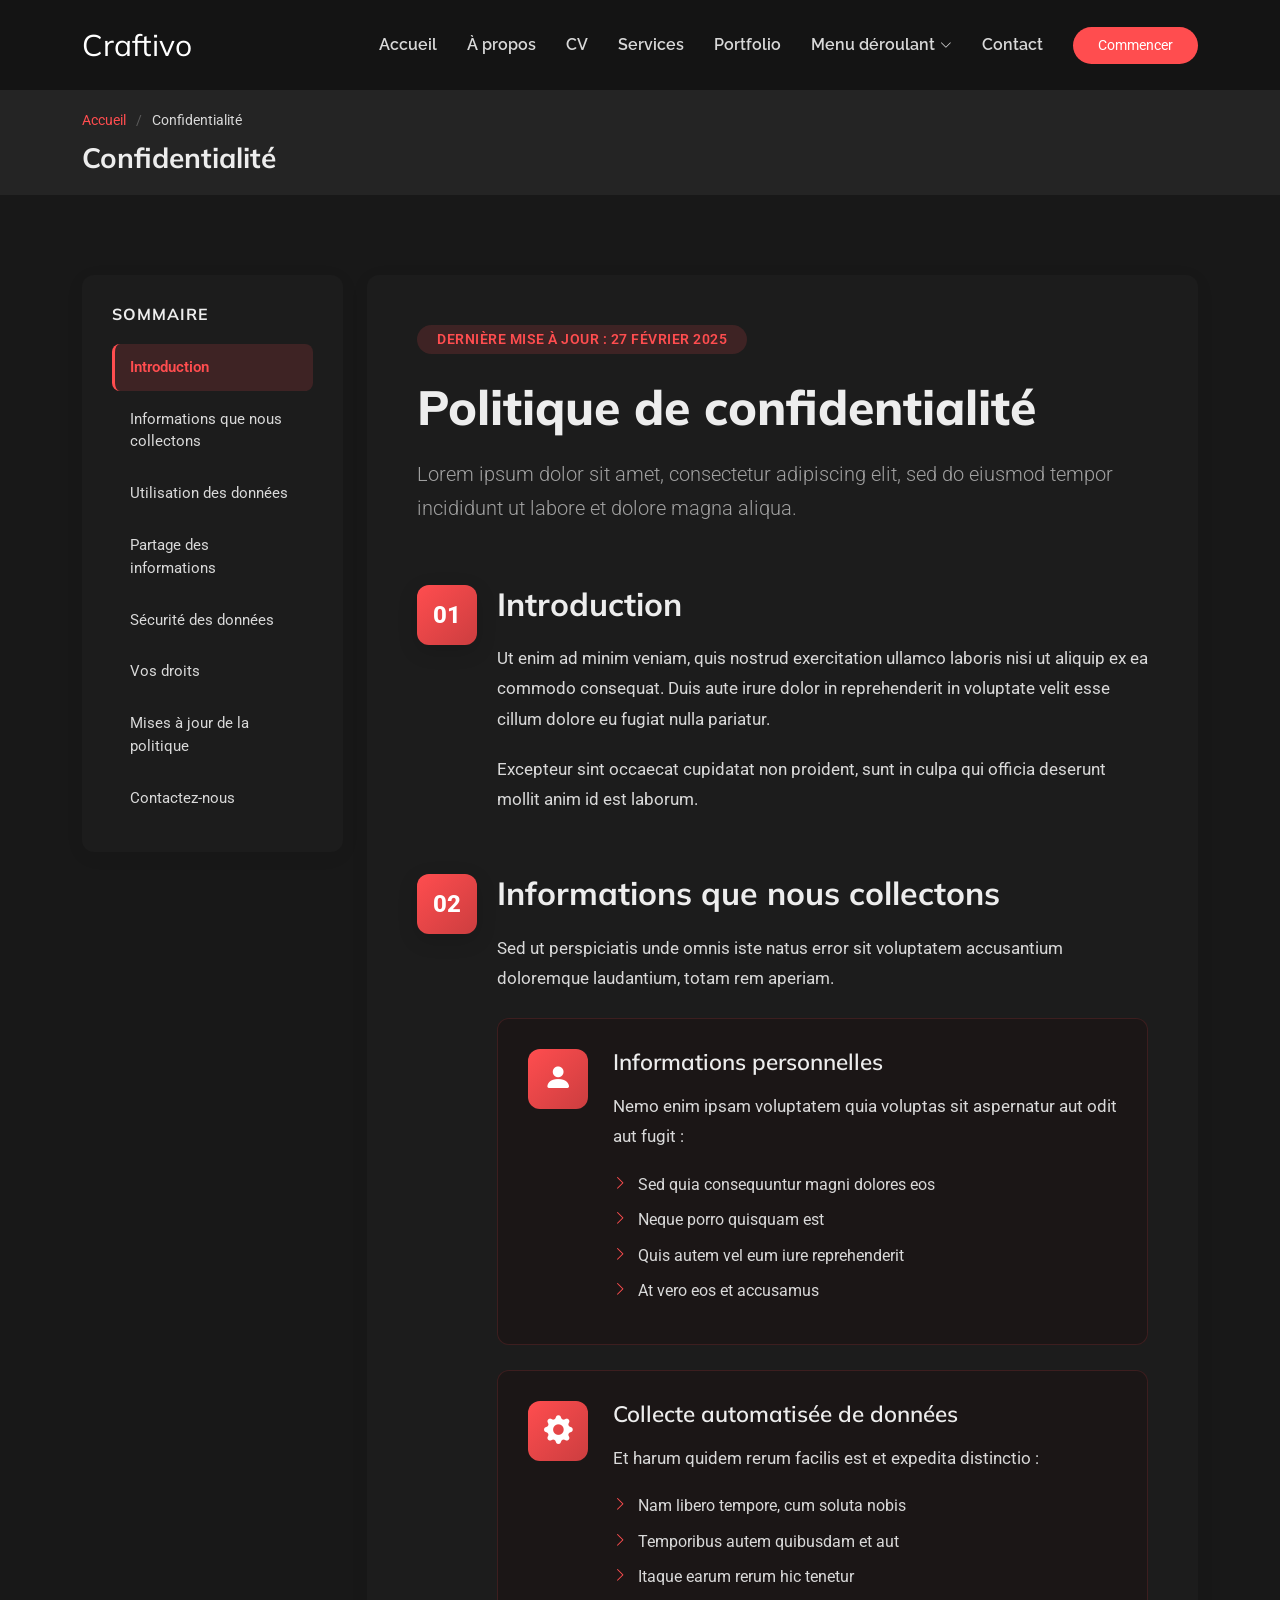
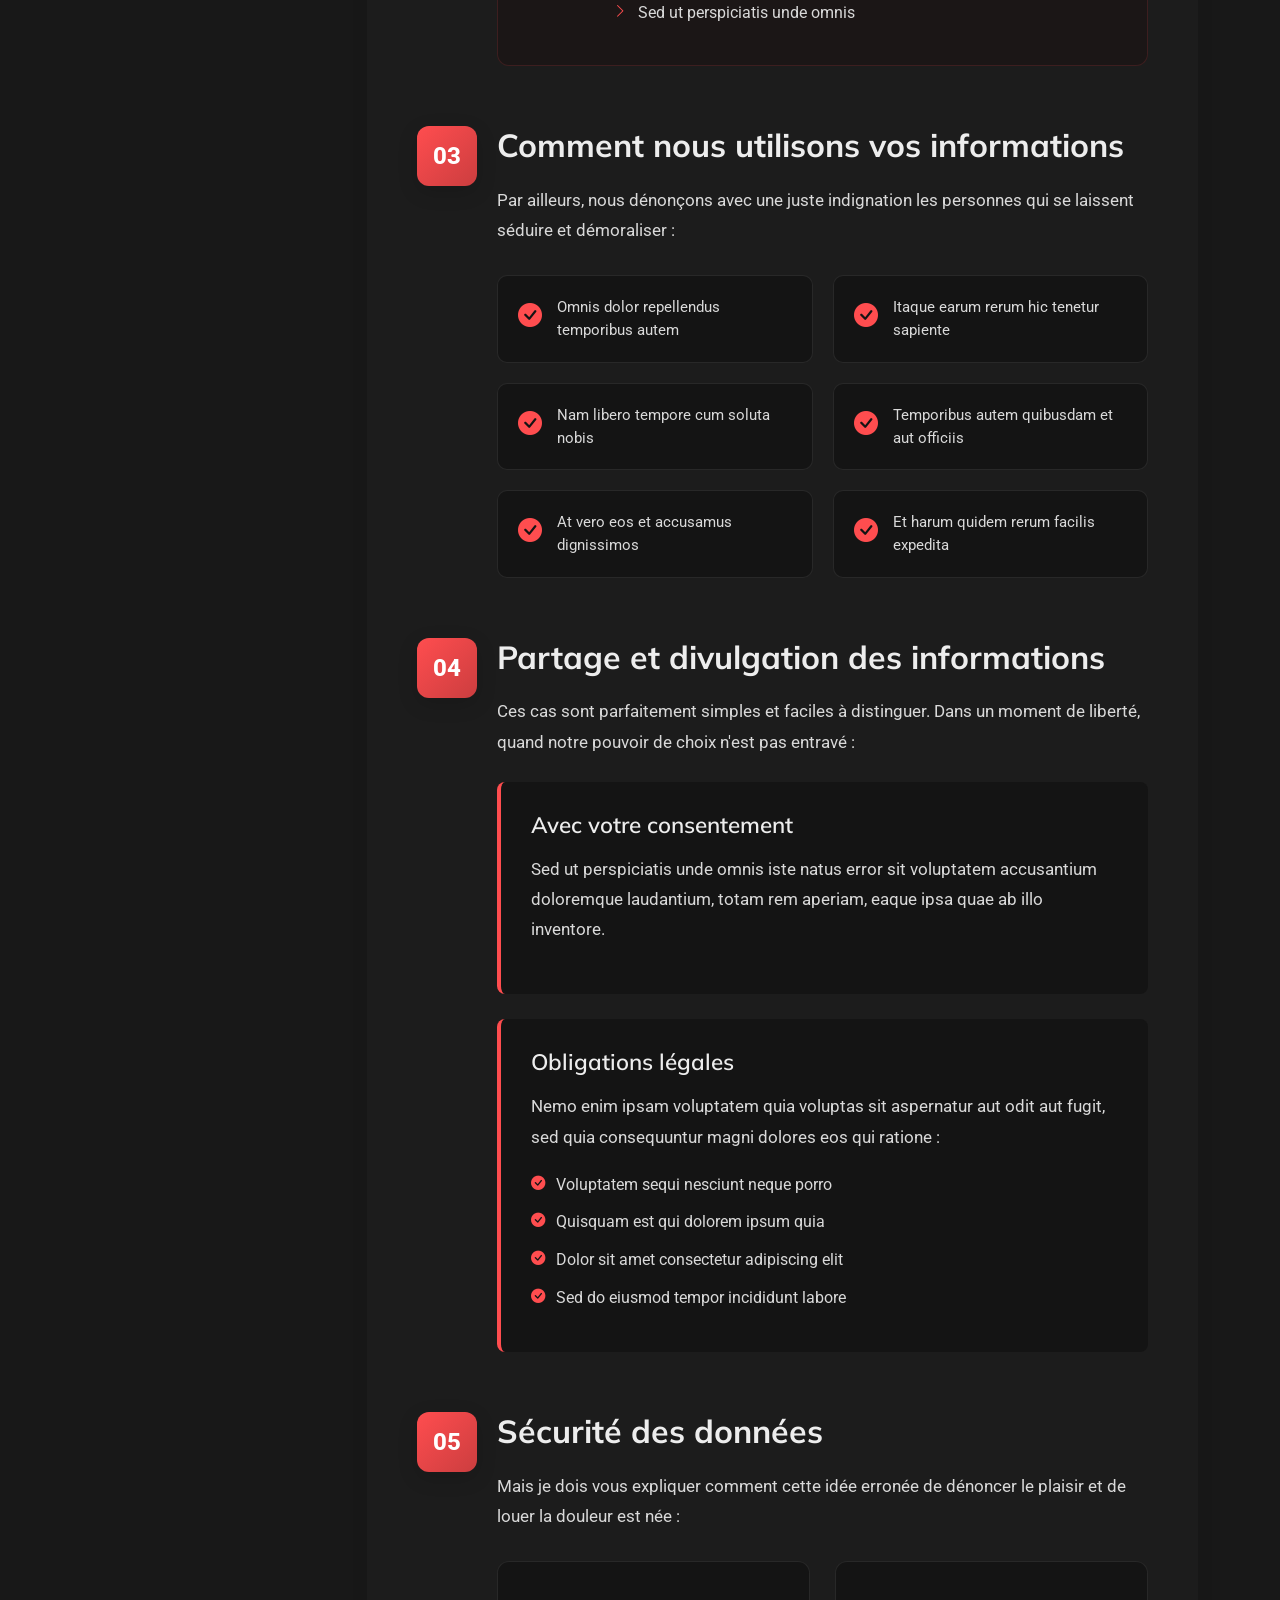
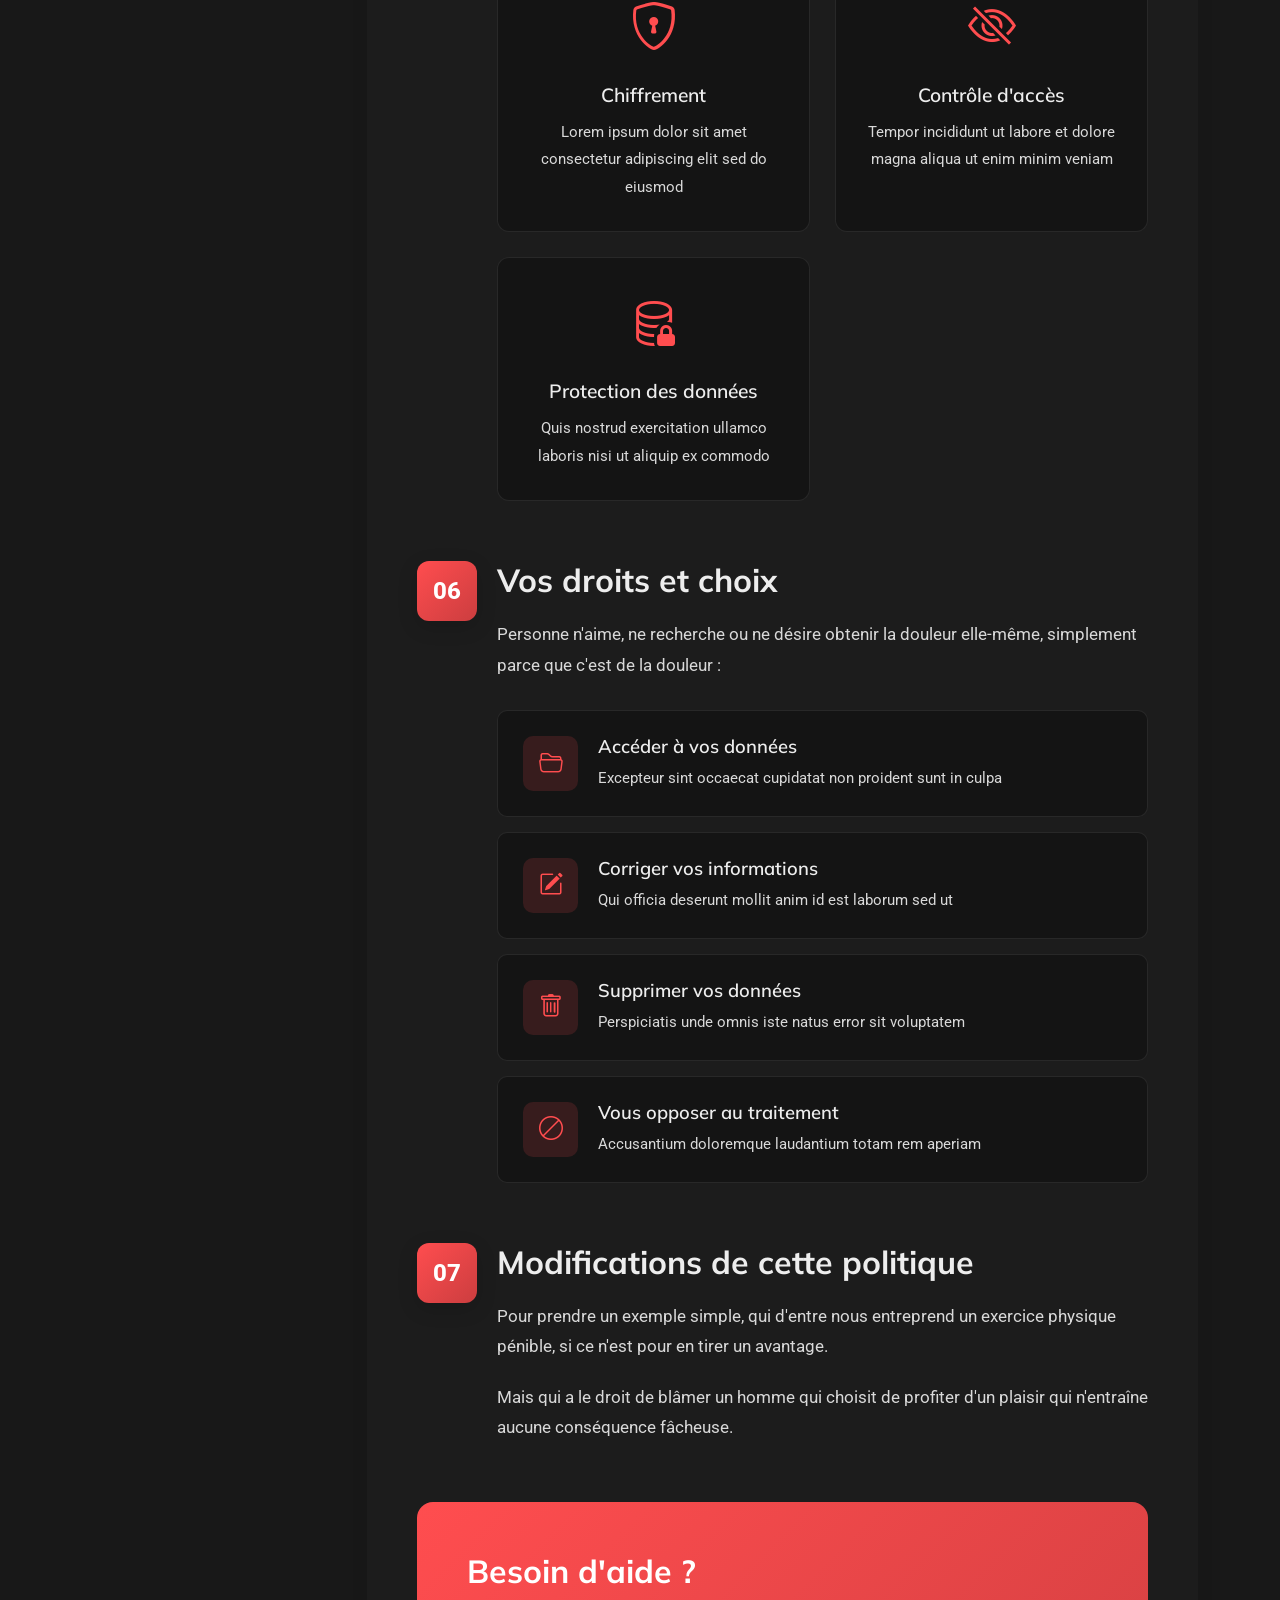
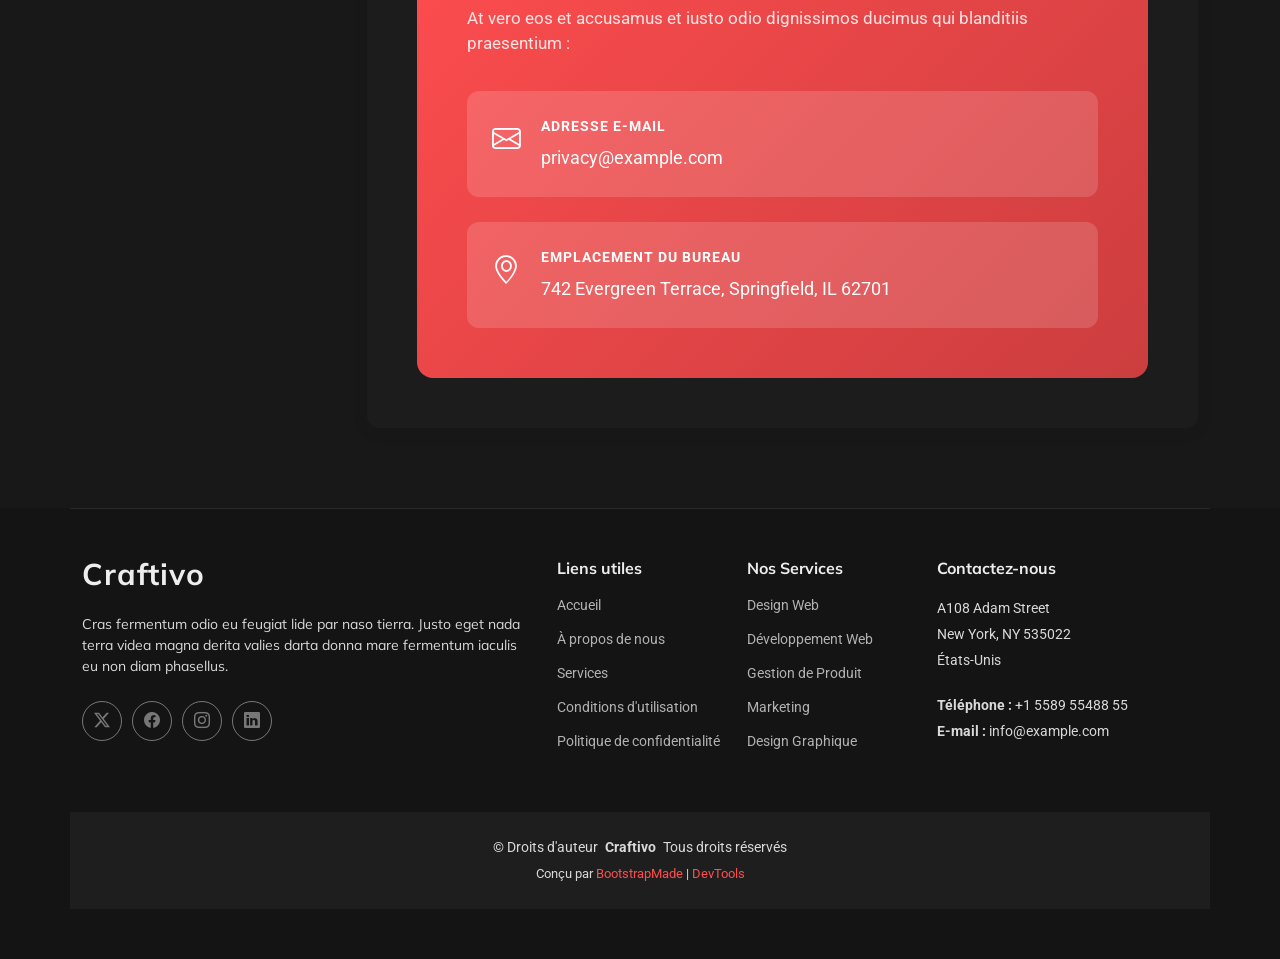
<file: privacy.html>
<!DOCTYPE html>
<html lang="fr">

<head>
  <meta charset="utf-8">
  <meta content="width=device-width, initial-scale=1.0" name="viewport">
  <title>Confidentialité - Modèle Bootstrap Craftivo</title>
  <meta name="description" content="">
  <meta name="keywords" content="">

  <!-- Favicons -->
  <link href="assets/img/favicon.png" rel="icon">
  <link href="assets/img/apple-touch-icon.png" rel="apple-touch-icon">

  <!-- Fonts -->
  <link href="https://fonts.googleapis.com" rel="preconnect">
  <link href="https://fonts.gstatic.com" rel="preconnect" crossorigin>
  <link href="https://fonts.googleapis.com/css2?family=Roboto:ital,wght@0,100;0,300;0,400;0,500;0,700;0,900;1,100;1,300;1,400;1,500;1,700;1,900&family=Raleway:ital,wght@0,100;0,200;0,300;0,400;0,500;0,600;0,700;0,800;0,900;1,100;1,200;1,300;1,400;1,500;1,600;1,700;1,800;1,900&family=Mulish:ital,wght@0,200;0,300;0,400;0,500;0,600;0,700;0,800;0,900;1,200;1,300;1,400;1,500;1,600;1,700;1,800;1,900&display=swap" rel="stylesheet">

  <!-- Vendor CSS Files -->
  <link href="assets/vendor/bootstrap/css/bootstrap.min.css" rel="stylesheet">
  <link href="assets/vendor/bootstrap-icons/bootstrap-icons.css" rel="stylesheet">
  <link href="assets/vendor/aos/aos.css" rel="stylesheet">
  <link href="assets/vendor/glightbox/css/glightbox.min.css" rel="stylesheet">
  <link href="assets/vendor/swiper/swiper-bundle.min.css" rel="stylesheet">

  <!-- Main CSS File -->
  <link href="assets/css/main.css" rel="stylesheet">

  <!-- =======================================================
  * Template Name: Craftivo
  * Template URL: https://bootstrapmade.com/craftivo-bootstrap-portfolio-template/
  * Updated: Oct 04 2025 with Bootstrap v5.3.8
  * Author: BootstrapMade.com
  * License: https://bootstrapmade.com/license/
  ======================================================== -->
</head>

<body class="privacy-page">

  <header id="header" class="header d-flex align-items-center sticky-top">
    <div class="container-fluid container-xl position-relative d-flex align-items-center">

      <a href="index.html" class="logo d-flex align-items-center me-auto">
        <!-- Uncomment the line below if you also wish to use an image logo -->
        <!-- <img src="assets/img/logo.webp" alt=""> -->
        <h1 class="sitename">Craftivo</h1>
      </a>

      <nav id="navmenu" class="navmenu">
        <ul>
          <li><a href="#hero">Accueil</a></li>
          <li><a href="#about">À propos</a></li>
          <li><a href="#resume">CV</a></li>
          <li><a href="#services">Services</a></li>
          <li><a href="#portfolio">Portfolio</a></li>
          <li class="dropdown"><a href="#"><span>Menu déroulant</span> <i class="bi bi-chevron-down toggle-dropdown"></i></a>
            <ul>
              <li><a href="#">Menu déroulant 1</a></li>
              <li class="dropdown"><a href="#"><span>Sous-menu déroulant</span> <i class="bi bi-chevron-down toggle-dropdown"></i></a>
                <ul>
                  <li><a href="#">Sous-menu déroulant 1</a></li>
                  <li><a href="#">Sous-menu déroulant 2</a></li>
                  <li><a href="#">Sous-menu déroulant 3</a></li>
                  <li><a href="#">Sous-menu déroulant 4</a></li>
                  <li><a href="#">Sous-menu déroulant 5</a></li>
                </ul>
              </li>
              <li><a href="#">Menu déroulant 2</a></li>
              <li><a href="#">Menu déroulant 3</a></li>
              <li><a href="#">Menu déroulant 4</a></li>
            </ul>
          </li>
          <li><a href="#contact">Contact</a></li>
        </ul>
        <i class="mobile-nav-toggle d-xl-none bi bi-list"></i>
      </nav>

      <a class="btn-getstarted" href="#about">Commencer</a>

    </div>
  </header>

  <main class="main">

    <!-- Page Title -->
    <div class="page-title light-background">
      <div class="container">
        <nav class="breadcrumbs">
          <ol>
            <li><a href="index.html">Accueil</a></li>
            <li class="current">Confidentialité</li>
          </ol>
        </nav>
        <h1>Confidentialité</h1>
      </div>
    </div><!-- End Page Title -->

    <!-- Privacy Section -->
    <section id="privacy" class="privacy section">

      <div class="container">

        <div class="row">
          <!-- Sidebar Navigation -->
          <div class="col-lg-3">
            <div class="policy-sidebar" data-aos="fade-right">
              <h3>Sommaire</h3>
              <nav class="policy-nav">
                <a href="#introduction" class="nav-link active">Introduction</a>
                <a href="#information-collect" class="nav-link">Informations que nous collectons</a>
                <a href="#use-information" class="nav-link">Utilisation des données</a>
                <a href="#sharing" class="nav-link">Partage des informations</a>
                <a href="#security" class="nav-link">Sécurité des données</a>
                <a href="#rights" class="nav-link">Vos droits</a>
                <a href="#changes" class="nav-link">Mises à jour de la politique</a>
                <a href="#contact" class="nav-link">Contactez-nous</a>
              </nav>
            </div>
          </div>

          <!-- Main Content -->
          <div class="col-lg-9">
            <div class="policy-main">
              <!-- Header -->
              <div class="policy-hero" data-aos="fade-up">
                <div class="badge">Dernière mise à jour : 27 février 2025</div>
                <h1>Politique de confidentialité</h1>
                <p class="lead">Lorem ipsum dolor sit amet, consectetur adipiscing elit, sed do eiusmod tempor incididunt ut labore et dolore magna aliqua.</p>
              </div>

              <!-- Introduction -->
              <div class="policy-section" id="introduction" data-aos="fade-up" data-aos-delay="100">
                <div class="section-number">01</div>
                <h2>Introduction</h2>
                <p>Ut enim ad minim veniam, quis nostrud exercitation ullamco laboris nisi ut aliquip ex ea commodo consequat. Duis aute irure dolor in reprehenderit in voluptate velit esse cillum dolore eu fugiat nulla pariatur.</p>
                <p>Excepteur sint occaecat cupidatat non proident, sunt in culpa qui officia deserunt mollit anim id est laborum.</p>
              </div>

              <!-- Information Collection -->
              <div class="policy-section" id="information-collect" data-aos="fade-up" data-aos-delay="150">
                <div class="section-number">02</div>
                <h2>Informations que nous collectons</h2>
                <p>Sed ut perspiciatis unde omnis iste natus error sit voluptatem accusantium doloremque laudantium, totam rem aperiam.</p>

                <div class="info-card">
                  <div class="card-icon">
                    <i class="bi bi-person-fill"></i>
                  </div>
                  <div class="card-content">
                    <h3>Informations personnelles</h3>
                    <p>Nemo enim ipsam voluptatem quia voluptas sit aspernatur aut odit aut fugit :</p>
                    <ul>
                      <li>Sed quia consequuntur magni dolores eos</li>
                      <li>Neque porro quisquam est</li>
                      <li>Quis autem vel eum iure reprehenderit</li>
                      <li>At vero eos et accusamus</li>
                    </ul>
                  </div>
                </div>

                <div class="info-card">
                  <div class="card-icon">
                    <i class="bi bi-gear-fill"></i>
                  </div>
                  <div class="card-content">
                    <h3>Collecte automatisée de données</h3>
                    <p>Et harum quidem rerum facilis est et expedita distinctio :</p>
                    <ul>
                      <li>Nam libero tempore, cum soluta nobis</li>
                      <li>Temporibus autem quibusdam et aut</li>
                      <li>Itaque earum rerum hic tenetur</li>
                      <li>Sed ut perspiciatis unde omnis</li>
                    </ul>
                  </div>
                </div>
              </div>

              <!-- Use of Information -->
              <div class="policy-section" id="use-information" data-aos="fade-up" data-aos-delay="200">
                <div class="section-number">03</div>
                <h2>Comment nous utilisons vos informations</h2>
                <p>Par ailleurs, nous dénonçons avec une juste indignation les personnes qui se laissent séduire et démoraliser :</p>
                <div class="usage-grid">
                  <div class="usage-item">
                    <i class="bi bi-check-circle-fill"></i>
                    <span>Omnis dolor repellendus temporibus autem</span>
                  </div>
                  <div class="usage-item">
                    <i class="bi bi-check-circle-fill"></i>
                    <span>Itaque earum rerum hic tenetur sapiente</span>
                  </div>
                  <div class="usage-item">
                    <i class="bi bi-check-circle-fill"></i>
                    <span>Nam libero tempore cum soluta nobis</span>
                  </div>
                  <div class="usage-item">
                    <i class="bi bi-check-circle-fill"></i>
                    <span>Temporibus autem quibusdam et aut officiis</span>
                  </div>
                  <div class="usage-item">
                    <i class="bi bi-check-circle-fill"></i>
                    <span>At vero eos et accusamus dignissimos</span>
                  </div>
                  <div class="usage-item">
                    <i class="bi bi-check-circle-fill"></i>
                    <span>Et harum quidem rerum facilis expedita</span>
                  </div>
                </div>
              </div>

              <!-- Information Sharing -->
              <div class="policy-section" id="sharing" data-aos="fade-up" data-aos-delay="250">
                <div class="section-number">04</div>
                <h2>Partage et divulgation des informations</h2>
                <p>Ces cas sont parfaitement simples et faciles à distinguer. Dans un moment de liberté, quand notre pouvoir de choix n'est pas entravé :</p>

                <div class="sharing-box">
                  <h3>Avec votre consentement</h3>
                  <p>Sed ut perspiciatis unde omnis iste natus error sit voluptatem accusantium doloremque laudantium, totam rem aperiam, eaque ipsa quae ab illo inventore.</p>
                </div>

                <div class="sharing-box">
                  <h3>Obligations légales</h3>
                  <p>Nemo enim ipsam voluptatem quia voluptas sit aspernatur aut odit aut fugit, sed quia consequuntur magni dolores eos qui ratione :</p>
                  <ul>
                    <li>Voluptatem sequi nesciunt neque porro</li>
                    <li>Quisquam est qui dolorem ipsum quia</li>
                    <li>Dolor sit amet consectetur adipiscing elit</li>
                    <li>Sed do eiusmod tempor incididunt labore</li>
                  </ul>
                </div>
              </div>

              <!-- Data Security -->
              <div class="policy-section" id="security" data-aos="fade-up" data-aos-delay="300">
                <div class="section-number">05</div>
                <h2>Sécurité des données</h2>
                <p>Mais je dois vous expliquer comment cette idée erronée de dénoncer le plaisir et de louer la douleur est née :</p>
                <div class="security-features">
                  <div class="feature">
                    <i class="bi bi-shield-lock"></i>
                    <h4>Chiffrement</h4>
                    <p>Lorem ipsum dolor sit amet consectetur adipiscing elit sed do eiusmod</p>
                  </div>
                  <div class="feature">
                    <i class="bi bi-eye-slash"></i>
                    <h4>Contrôle d'accès</h4>
                    <p>Tempor incididunt ut labore et dolore magna aliqua ut enim minim veniam</p>
                  </div>
                  <div class="feature">
                    <i class="bi bi-database-lock"></i>
                    <h4>Protection des données</h4>
                    <p>Quis nostrud exercitation ullamco laboris nisi ut aliquip ex commodo</p>
                  </div>
                </div>
              </div>

              <!-- Your Rights -->
              <div class="policy-section" id="rights" data-aos="fade-up" data-aos-delay="100">
                <div class="section-number">06</div>
                <h2>Vos droits et choix</h2>
                <p>Personne n'aime, ne recherche ou ne désire obtenir la douleur elle-même, simplement parce que c'est de la douleur :</p>
                <div class="rights-list">
                  <div class="right-item">
                    <div class="right-icon"><i class="bi bi-folder2-open"></i></div>
                    <div class="right-content">
                      <h4>Accéder à vos données</h4>
                      <p>Excepteur sint occaecat cupidatat non proident sunt in culpa</p>
                    </div>
                  </div>
                  <div class="right-item">
                    <div class="right-icon"><i class="bi bi-pencil-square"></i></div>
                    <div class="right-content">
                      <h4>Corriger vos informations</h4>
                      <p>Qui officia deserunt mollit anim id est laborum sed ut</p>
                    </div>
                  </div>
                  <div class="right-item">
                    <div class="right-icon"><i class="bi bi-trash"></i></div>
                    <div class="right-content">
                      <h4>Supprimer vos données</h4>
                      <p>Perspiciatis unde omnis iste natus error sit voluptatem</p>
                    </div>
                  </div>
                  <div class="right-item">
                    <div class="right-icon"><i class="bi bi-ban"></i></div>
                    <div class="right-content">
                      <h4>Vous opposer au traitement</h4>
                      <p>Accusantium doloremque laudantium totam rem aperiam</p>
                    </div>
                  </div>
                </div>
              </div>

              <!-- Policy Updates -->
              <div class="policy-section" id="changes" data-aos="fade-up" data-aos-delay="150">
                <div class="section-number">07</div>
                <h2>Modifications de cette politique</h2>
                <p>Pour prendre un exemple simple, qui d'entre nous entreprend un exercice physique pénible, si ce n'est pour en tirer un avantage.</p>
                <p>Mais qui a le droit de blâmer un homme qui choisit de profiter d'un plaisir qui n'entraîne aucune conséquence fâcheuse.</p>
              </div>

              <!-- Contact Section -->
              <div class="policy-contact" id="contact" data-aos="fade-up" data-aos-delay="200">
                <div class="contact-card">
                  <h2>Besoin d'aide ?</h2>
                  <p>At vero eos et accusamus et iusto odio dignissimos ducimus qui blanditiis praesentium :</p>
                  <div class="contact-info">
                    <div class="info-item">
                      <i class="bi bi-envelope"></i>
                      <div>
                        <strong>Adresse e-mail</strong>
                        <span>privacy@example.com</span>
                      </div>
                    </div>
                    <div class="info-item">
                      <i class="bi bi-geo-alt"></i>
                      <div>
                        <strong>Emplacement du bureau</strong>
                        <span>742 Evergreen Terrace, Springfield, IL 62701</span>
                      </div>
                    </div>
                  </div>
                </div>
              </div>

            </div>
          </div>

        </div>

      </div>

    </section><!-- /Privacy Section -->

  </main>

  <footer id="footer" class="footer">

    <div class="container footer-top">
      <div class="row gy-4">
        <div class="col-lg-5 col-md-12 footer-about">
          <a href="index.html" class="logo d-flex align-items-center">
            <span class="sitename">Craftivo</span>
          </a>
          <p>Cras fermentum odio eu feugiat lide par naso tierra. Justo eget nada terra videa magna derita valies darta donna mare fermentum iaculis eu non diam phasellus.</p>
          <div class="social-links d-flex mt-4">
            <a href=""><i class="bi bi-twitter-x"></i></a>
            <a href=""><i class="bi bi-facebook"></i></a>
            <a href=""><i class="bi bi-instagram"></i></a>
            <a href=""><i class="bi bi-linkedin"></i></a>
          </div>
        </div>

        <div class="col-lg-2 col-6 footer-links">
          <h4>Liens utiles</h4>
          <ul>
            <li><a href="#">Accueil</a></li>
            <li><a href="#">À propos de nous</a></li>
            <li><a href="#">Services</a></li>
            <li><a href="#">Conditions d'utilisation</a></li>
            <li><a href="#">Politique de confidentialité</a></li>
          </ul>
        </div>

        <div class="col-lg-2 col-6 footer-links">
          <h4>Nos Services</h4>
          <ul>
            <li><a href="#">Design Web</a></li>
            <li><a href="#">Développement Web</a></li>
            <li><a href="#">Gestion de Produit</a></li>
            <li><a href="#">Marketing</a></li>
            <li><a href="#">Design Graphique</a></li>
          </ul>
        </div>

        <div class="col-lg-3 col-md-12 footer-contact text-center text-md-start">
          <h4>Contactez-nous</h4>
          <p>A108 Adam Street</p>
          <p>New York, NY 535022</p>
          <p>États-Unis</p>
          <p class="mt-4"><strong>Téléphone :</strong> <span>+1 5589 55488 55</span></p>
          <p><strong>E-mail :</strong> <span>info@example.com</span></p>
        </div>

      </div>
    </div>

    <div class="container copyright text-center mt-4">
      <p>© <span>Droits d'auteur</span> <strong class="px-1 sitename">Craftivo</strong> <span>Tous droits réservés</span></p>
      <div class="credits">
        <!-- All the links in the footer should remain intact. -->
        <!-- You can delete the links only if you've purchased the pro version. -->
        <!-- Licensing information: https://bootstrapmade.com/license/ -->
        <!-- Purchase the pro version with working PHP/AJAX contact form: [buy-url] -->
        Conçu par <a href="https://bootstrapmade.com/">BootstrapMade</a> | <a href="https://bootstrapmade.com/tools/">DevTools</a>
      </div>
    </div>

  </footer>

  <!-- Scroll Top -->
  <a href="#" id="scroll-top" class="scroll-top d-flex align-items-center justify-content-center"><i class="bi bi-arrow-up-short"></i></a>

  <!-- Preloader -->
  <div id="preloader"></div>

  <!-- Vendor JS Files -->
  <script src="assets/vendor/bootstrap/js/bootstrap.bundle.min.js"></script>
  <script src="assets/vendor/php-email-form/validate.js"></script>
  <script src="assets/vendor/aos/aos.js"></script>
  <script src="assets/vendor/typed.js/typed.umd.js"></script>
  <script src="assets/vendor/waypoints/noframework.waypoints.js"></script>
  <script src="assets/vendor/glightbox/js/glightbox.min.js"></script>
  <script src="assets/vendor/imagesloaded/imagesloaded.pkgd.min.js"></script>
  <script src="assets/vendor/isotope-layout/isotope.pkgd.min.js"></script>
  <script src="assets/vendor/swiper/swiper-bundle.min.js"></script>

  <!-- Main JS File -->
  <script src="assets/js/main.js"></script>

</body>

</html>
</file>
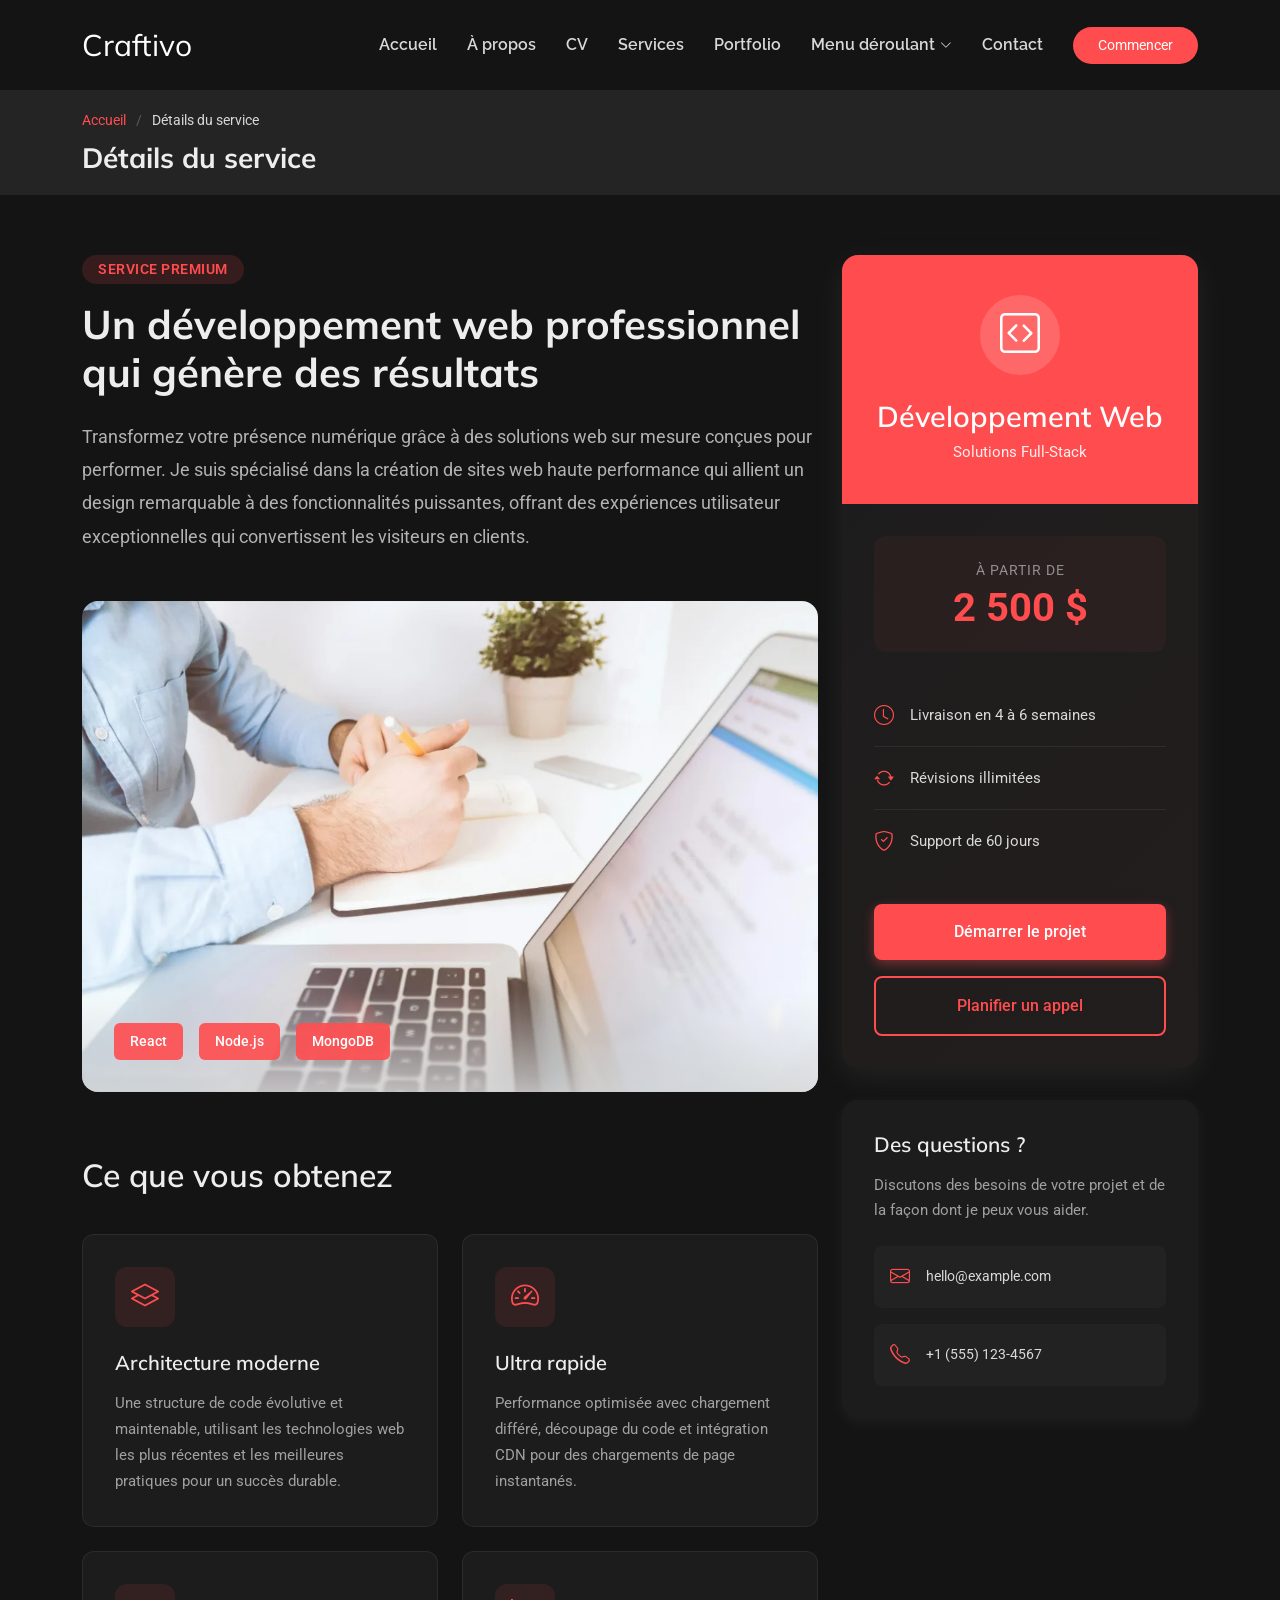
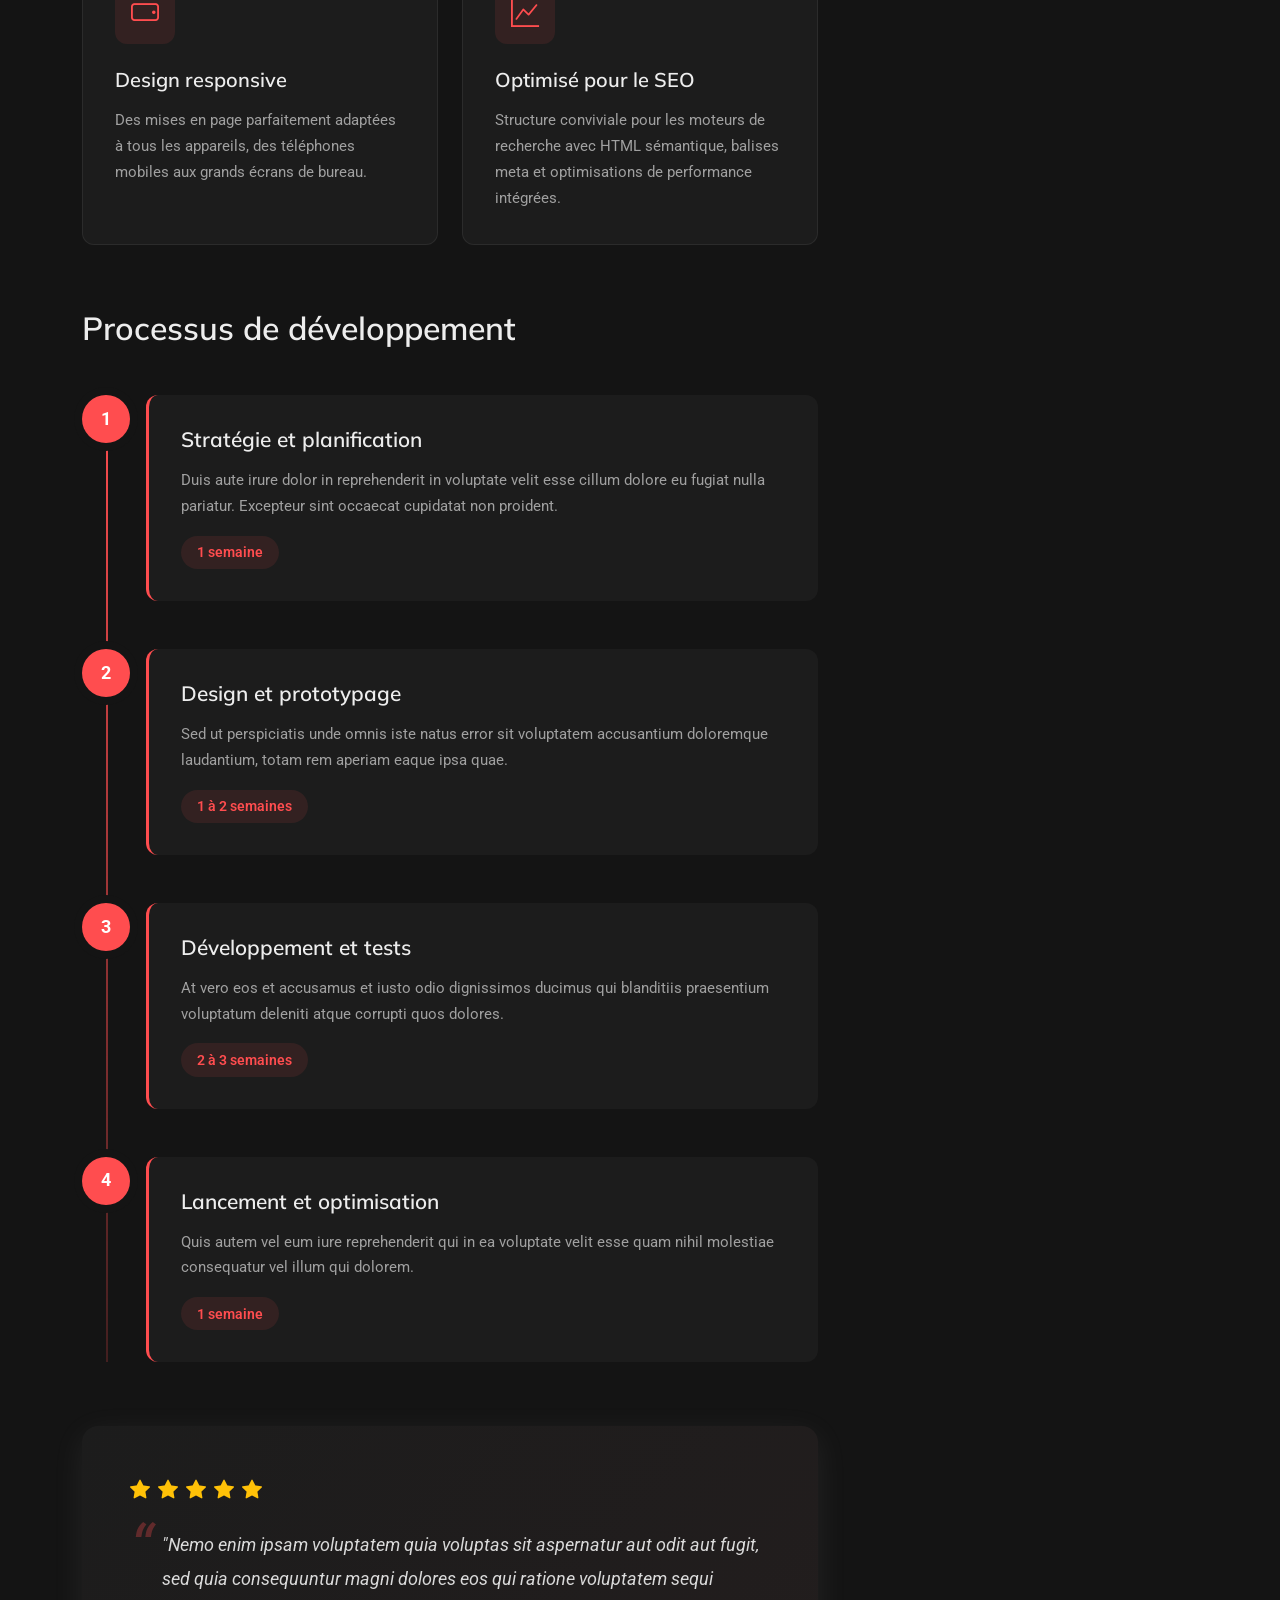
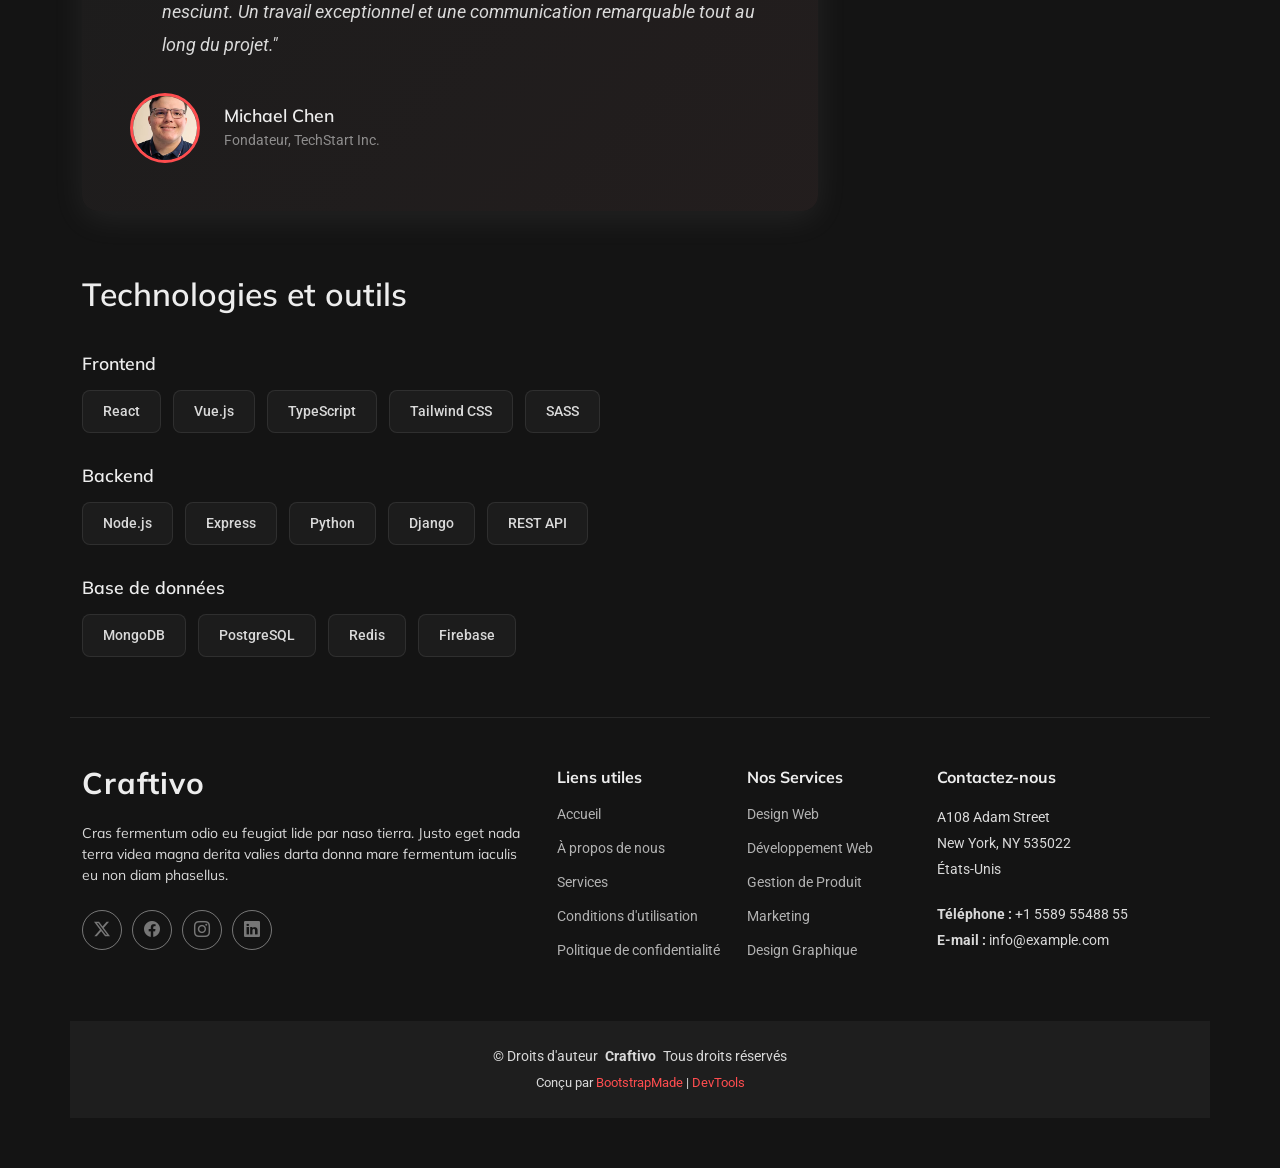
<file: service-details.html>
<!DOCTYPE html>
<html lang="fr">

<head>
  <meta charset="utf-8">
  <meta content="width=device-width, initial-scale=1.0" name="viewport">
  <title>Détails du service - Modèle Bootstrap Craftivo</title>
  <meta name="description" content="">
  <meta name="keywords" content="">

  <!-- Favicons -->
  <link href="assets/img/favicon.png" rel="icon">
  <link href="assets/img/apple-touch-icon.png" rel="apple-touch-icon">

  <!-- Fonts -->
  <link href="https://fonts.googleapis.com" rel="preconnect">
  <link href="https://fonts.gstatic.com" rel="preconnect" crossorigin>
  <link href="https://fonts.googleapis.com/css2?family=Roboto:ital,wght@0,100;0,300;0,400;0,500;0,700;0,900;1,100;1,300;1,400;1,500;1,700;1,900&family=Raleway:ital,wght@0,100;0,200;0,300;0,400;0,500;0,600;0,700;0,800;0,900;1,100;1,200;1,300;1,400;1,500;1,600;1,700;1,800;1,900&family=Mulish:ital,wght@0,200;0,300;0,400;0,500;0,600;0,700;0,800;0,900;1,200;1,300;1,400;1,500;1,600;1,700;1,800;1,900&display=swap" rel="stylesheet">

  <!-- Vendor CSS Files -->
  <link href="assets/vendor/bootstrap/css/bootstrap.min.css" rel="stylesheet">
  <link href="assets/vendor/bootstrap-icons/bootstrap-icons.css" rel="stylesheet">
  <link href="assets/vendor/aos/aos.css" rel="stylesheet">
  <link href="assets/vendor/glightbox/css/glightbox.min.css" rel="stylesheet">
  <link href="assets/vendor/swiper/swiper-bundle.min.css" rel="stylesheet">

  <!-- Main CSS File -->
  <link href="assets/css/main.css" rel="stylesheet">

  <!-- =======================================================
  * Template Name: Craftivo
  * Template URL: https://bootstrapmade.com/craftivo-bootstrap-portfolio-template/
  * Updated: Oct 04 2025 with Bootstrap v5.3.8
  * Author: BootstrapMade.com
  * License: https://bootstrapmade.com/license/
  ======================================================== -->
</head>

<body class="service-details-page">

  <header id="header" class="header d-flex align-items-center sticky-top">
    <div class="container-fluid container-xl position-relative d-flex align-items-center">

      <a href="index.html" class="logo d-flex align-items-center me-auto">
        <!-- Uncomment the line below if you also wish to use an image logo -->
        <!-- <img src="assets/img/logo.webp" alt=""> -->
        <h1 class="sitename">Craftivo</h1>
      </a>

      <nav id="navmenu" class="navmenu">
        <ul>
          <li><a href="#hero">Accueil</a></li>
          <li><a href="#about">À propos</a></li>
          <li><a href="#resume">CV</a></li>
          <li><a href="#services">Services</a></li>
          <li><a href="#portfolio">Portfolio</a></li>
          <li class="dropdown"><a href="#"><span>Menu déroulant</span> <i class="bi bi-chevron-down toggle-dropdown"></i></a>
            <ul>
              <li><a href="#">Menu déroulant 1</a></li>
              <li class="dropdown"><a href="#"><span>Sous-menu déroulant</span> <i class="bi bi-chevron-down toggle-dropdown"></i></a>
                <ul>
                  <li><a href="#">Sous-menu déroulant 1</a></li>
                  <li><a href="#">Sous-menu déroulant 2</a></li>
                  <li><a href="#">Sous-menu déroulant 3</a></li>
                  <li><a href="#">Sous-menu déroulant 4</a></li>
                  <li><a href="#">Sous-menu déroulant 5</a></li>
                </ul>
              </li>
              <li><a href="#">Menu déroulant 2</a></li>
              <li><a href="#">Menu déroulant 3</a></li>
              <li><a href="#">Menu déroulant 4</a></li>
            </ul>
          </li>
          <li><a href="#contact">Contact</a></li>
        </ul>
        <i class="mobile-nav-toggle d-xl-none bi bi-list"></i>
      </nav>

      <a class="btn-getstarted" href="#about">Commencer</a>

    </div>
  </header>

  <main class="main">

    <!-- Page Title -->
    <div class="page-title light-background">
      <div class="container">
        <nav class="breadcrumbs">
          <ol>
            <li><a href="index.html">Accueil</a></li>
            <li class="current">Détails du service</li>
          </ol>
        </nav>
        <h1>Détails du service</h1>
      </div>
    </div><!-- End Page Title -->

    <!-- Service Details Section -->
    <section id="service-details" class="service-details section">

      <div class="container" data-aos="fade-up" data-aos-delay="100">

        <div class="row">

          <div class="col-lg-4 order-lg-2">

            <div class="sticky-sidebar">

              <div class="service-card" data-aos="fade-left" data-aos-delay="200">
                <div class="card-header">
                  <div class="service-icon">
                    <i class="bi bi-code-square"></i>
                  </div>
                  <h3>Développement Web</h3>
                  <p class="service-tagline">Solutions Full-Stack</p>
                </div>
                <div class="card-body">
                  <div class="price-tag">
                    <span class="label">À partir de</span>
                    <span class="price">2 500 $</span>
                  </div>
                  <ul class="quick-info">
                    <li>
                      <i class="bi bi-clock"></i>
                      <span>Livraison en 4 à 6 semaines</span>
                    </li>
                    <li>
                      <i class="bi bi-arrow-repeat"></i>
                      <span>Révisions illimitées</span>
                    </li>
                    <li>
                      <i class="bi bi-shield-check"></i>
                      <span>Support de 60 jours</span>
                    </li>
                  </ul>
                  <div class="cta-buttons">
                    <a href="#" class="btn-primary">Démarrer le projet</a>
                    <a href="#" class="btn-secondary">Planifier un appel</a>
                  </div>
                </div>
              </div>

              <div class="contact-card" data-aos="fade-left" data-aos-delay="300">
                <h4>Des questions ?</h4>
                <p>Discutons des besoins de votre projet et de la façon dont je peux vous aider.</p>
                <div class="contact-methods">
                  <a href="mailto:hello@example.com" class="contact-item">
                    <i class="bi bi-envelope"></i>
                    <span>hello@example.com</span>
                  </a>
                  <a href="tel:+15551234567" class="contact-item">
                    <i class="bi bi-telephone"></i>
                    <span>+1 (555) 123-4567</span>
                  </a>
                </div>
              </div>

            </div>

          </div>

          <div class="col-lg-8 order-lg-1">

            <div class="service-overview" data-aos="fade-up" data-aos-delay="200">
              <div class="overview-header">
                <span class="badge">Service Premium</span>
                <h2>Un développement web professionnel qui génère des résultats</h2>
              </div>
              <p class="lead-text">Transformez votre présence numérique grâce à des solutions web sur mesure conçues pour performer. Je suis spécialisé dans la création de sites web haute performance qui allient un design remarquable à des fonctionnalités puissantes, offrant des expériences utilisateur exceptionnelles qui convertissent les visiteurs en clients.</p>
            </div>

            <div class="service-image-showcase" data-aos="zoom-in" data-aos-delay="300">
              <img src="assets/img/services/services-1.webp" alt="Développement Web" class="img-fluid main-image">
              <div class="image-overlay">
                <div class="tech-stack">
                  <span class="tech-item">React</span>
                  <span class="tech-item">Node.js</span>
                  <span class="tech-item">MongoDB</span>
                </div>
              </div>
            </div>

            <div class="features-grid" data-aos="fade-up" data-aos-delay="400">
              <h3 class="section-heading">Ce que vous obtenez</h3>
              <div class="row g-4">
                <div class="col-md-6">
                  <div class="feature-box">
                    <div class="icon-wrapper">
                      <i class="bi bi-layers"></i>
                    </div>
                    <h4>Architecture moderne</h4>
                    <p>Une structure de code évolutive et maintenable, utilisant les technologies web les plus récentes et les meilleures pratiques pour un succès durable.</p>
                  </div>
                </div>
                <div class="col-md-6">
                  <div class="feature-box">
                    <div class="icon-wrapper">
                      <i class="bi bi-speedometer2"></i>
                    </div>
                    <h4>Ultra rapide</h4>
                    <p>Performance optimisée avec chargement différé, découpage du code et intégration CDN pour des chargements de page instantanés.</p>
                  </div>
                </div>
                <div class="col-md-6">
                  <div class="feature-box">
                    <div class="icon-wrapper">
                      <i class="bi bi-phone-landscape"></i>
                    </div>
                    <h4>Design responsive</h4>
                    <p>Des mises en page parfaitement adaptées à tous les appareils, des téléphones mobiles aux grands écrans de bureau.</p>
                  </div>
                </div>
                <div class="col-md-6">
                  <div class="feature-box">
                    <div class="icon-wrapper">
                      <i class="bi bi-graph-up"></i>
                    </div>
                    <h4>Optimisé pour le SEO</h4>
                    <p>Structure conviviale pour les moteurs de recherche avec HTML sémantique, balises meta et optimisations de performance intégrées.</p>
                  </div>
                </div>
              </div>
            </div>

            <div class="workflow-section" data-aos="fade-up" data-aos-delay="500">
              <h3 class="section-heading">Processus de développement</h3>
              <div class="timeline">
                <div class="timeline-item">
                  <div class="timeline-marker">1</div>
                  <div class="timeline-content">
                    <h4>Stratégie et planification</h4>
                    <p>Duis aute irure dolor in reprehenderit in voluptate velit esse cillum dolore eu fugiat nulla pariatur. Excepteur sint occaecat cupidatat non proident.</p>
                    <span class="duration">1 semaine</span>
                  </div>
                </div>
                <div class="timeline-item">
                  <div class="timeline-marker">2</div>
                  <div class="timeline-content">
                    <h4>Design et prototypage</h4>
                    <p>Sed ut perspiciatis unde omnis iste natus error sit voluptatem accusantium doloremque laudantium, totam rem aperiam eaque ipsa quae.</p>
                    <span class="duration">1 à 2 semaines</span>
                  </div>
                </div>
                <div class="timeline-item">
                  <div class="timeline-marker">3</div>
                  <div class="timeline-content">
                    <h4>Développement et tests</h4>
                    <p>At vero eos et accusamus et iusto odio dignissimos ducimus qui blanditiis praesentium voluptatum deleniti atque corrupti quos dolores.</p>
                    <span class="duration">2 à 3 semaines</span>
                  </div>
                </div>
                <div class="timeline-item">
                  <div class="timeline-marker">4</div>
                  <div class="timeline-content">
                    <h4>Lancement et optimisation</h4>
                    <p>Quis autem vel eum iure reprehenderit qui in ea voluptate velit esse quam nihil molestiae consequatur vel illum qui dolorem.</p>
                    <span class="duration">1 semaine</span>
                  </div>
                </div>
              </div>
            </div>

            <div class="testimonial-section" data-aos="fade-up" data-aos-delay="600">
              <div class="testimonial-card">
                <div class="stars">
                  <i class="bi bi-star-fill"></i>
                  <i class="bi bi-star-fill"></i>
                  <i class="bi bi-star-fill"></i>
                  <i class="bi bi-star-fill"></i>
                  <i class="bi bi-star-fill"></i>
                </div>
                <blockquote>
                  "Nemo enim ipsam voluptatem quia voluptas sit aspernatur aut odit aut fugit, sed quia consequuntur magni dolores eos qui ratione voluptatem sequi nesciunt. Un travail exceptionnel et une communication remarquable tout au long du projet."
                </blockquote>
                <div class="client-info">
                  <img src="assets/img/person/person-m-5.webp" alt="Michael Chen" class="client-avatar">
                  <div class="client-details">
                    <h5>Michael Chen</h5>
                    <p>Fondateur, TechStart Inc.</p>
                  </div>
                </div>
              </div>
            </div>

            <div class="tech-details" data-aos="fade-up" data-aos-delay="700">
              <h3 class="section-heading">Technologies et outils</h3>
              <div class="tech-categories">
                <div class="tech-category">
                  <h5>Frontend</h5>
                  <div class="tech-tags">
                    <span>React</span>
                    <span>Vue.js</span>
                    <span>TypeScript</span>
                    <span>Tailwind CSS</span>
                    <span>SASS</span>
                  </div>
                </div>
                <div class="tech-category">
                  <h5>Backend</h5>
                  <div class="tech-tags">
                    <span>Node.js</span>
                    <span>Express</span>
                    <span>Python</span>
                    <span>Django</span>
                    <span>REST API</span>
                  </div>
                </div>
                <div class="tech-category">
                  <h5>Base de données</h5>
                  <div class="tech-tags">
                    <span>MongoDB</span>
                    <span>PostgreSQL</span>
                    <span>Redis</span>
                    <span>Firebase</span>
                  </div>
                </div>
              </div>
            </div>

          </div>

        </div>

      </div>

    </section><!-- /Service Details Section -->

  </main>

  <footer id="footer" class="footer">

    <div class="container footer-top">
      <div class="row gy-4">
        <div class="col-lg-5 col-md-12 footer-about">
          <a href="index.html" class="logo d-flex align-items-center">
            <span class="sitename">Craftivo</span>
          </a>
          <p>Cras fermentum odio eu feugiat lide par naso tierra. Justo eget nada terra videa magna derita valies darta donna mare fermentum iaculis eu non diam phasellus.</p>
          <div class="social-links d-flex mt-4">
            <a href=""><i class="bi bi-twitter-x"></i></a>
            <a href=""><i class="bi bi-facebook"></i></a>
            <a href=""><i class="bi bi-instagram"></i></a>
            <a href=""><i class="bi bi-linkedin"></i></a>
          </div>
        </div>

        <div class="col-lg-2 col-6 footer-links">
          <h4>Liens utiles</h4>
          <ul>
            <li><a href="#">Accueil</a></li>
            <li><a href="#">À propos de nous</a></li>
            <li><a href="#">Services</a></li>
            <li><a href="#">Conditions d'utilisation</a></li>
            <li><a href="#">Politique de confidentialité</a></li>
          </ul>
        </div>

        <div class="col-lg-2 col-6 footer-links">
          <h4>Nos Services</h4>
          <ul>
            <li><a href="#">Design Web</a></li>
            <li><a href="#">Développement Web</a></li>
            <li><a href="#">Gestion de Produit</a></li>
            <li><a href="#">Marketing</a></li>
            <li><a href="#">Design Graphique</a></li>
          </ul>
        </div>

        <div class="col-lg-3 col-md-12 footer-contact text-center text-md-start">
          <h4>Contactez-nous</h4>
          <p>A108 Adam Street</p>
          <p>New York, NY 535022</p>
          <p>États-Unis</p>
          <p class="mt-4"><strong>Téléphone :</strong> <span>+1 5589 55488 55</span></p>
          <p><strong>E-mail :</strong> <span>info@example.com</span></p>
        </div>

      </div>
    </div>

    <div class="container copyright text-center mt-4">
      <p>© <span>Droits d'auteur</span> <strong class="px-1 sitename">Craftivo</strong> <span>Tous droits réservés</span></p>
      <div class="credits">
        <!-- All the links in the footer should remain intact. -->
        <!-- You can delete the links only if you've purchased the pro version. -->
        <!-- Licensing information: https://bootstrapmade.com/license/ -->
        <!-- Purchase the pro version with working PHP/AJAX contact form: [buy-url] -->
        Conçu par <a href="https://bootstrapmade.com/">BootstrapMade</a> | <a href="https://bootstrapmade.com/tools/">DevTools</a>
      </div>
    </div>

  </footer>

  <!-- Scroll Top -->
  <a href="#" id="scroll-top" class="scroll-top d-flex align-items-center justify-content-center"><i class="bi bi-arrow-up-short"></i></a>

  <!-- Preloader -->
  <div id="preloader"></div>

  <!-- Vendor JS Files -->
  <script src="assets/vendor/bootstrap/js/bootstrap.bundle.min.js"></script>
  <script src="assets/vendor/php-email-form/validate.js"></script>
  <script src="assets/vendor/aos/aos.js"></script>
  <script src="assets/vendor/typed.js/typed.umd.js"></script>
  <script src="assets/vendor/waypoints/noframework.waypoints.js"></script>
  <script src="assets/vendor/glightbox/js/glightbox.min.js"></script>
  <script src="assets/vendor/imagesloaded/imagesloaded.pkgd.min.js"></script>
  <script src="assets/vendor/isotope-layout/isotope.pkgd.min.js"></script>
  <script src="assets/vendor/swiper/swiper-bundle.min.js"></script>

  <!-- Main JS File -->
  <script src="assets/js/main.js"></script>

</body>

</html>
</file>
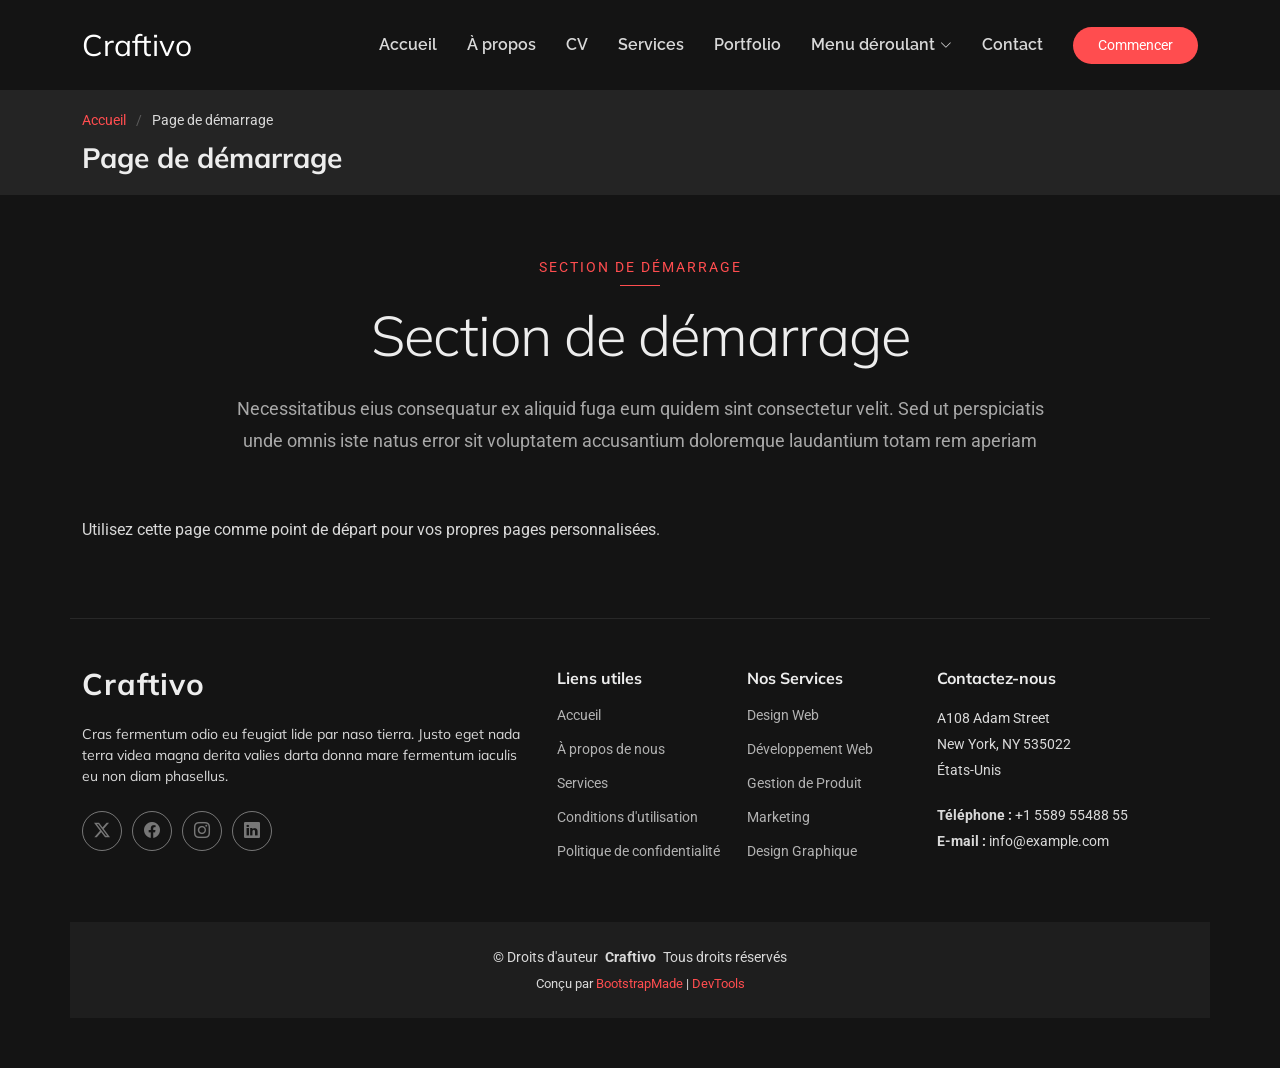
<file: starter-page.html>
<!DOCTYPE html>
<html lang="fr">

<head>
  <meta charset="utf-8">
  <meta content="width=device-width, initial-scale=1.0" name="viewport">
  <title>Page de démarrage - Modèle Bootstrap Craftivo</title>
  <meta name="description" content="">
  <meta name="keywords" content="">

  <!-- Favicons -->
  <link href="assets/img/favicon.png" rel="icon">
  <link href="assets/img/apple-touch-icon.png" rel="apple-touch-icon">

  <!-- Fonts -->
  <link href="https://fonts.googleapis.com" rel="preconnect">
  <link href="https://fonts.gstatic.com" rel="preconnect" crossorigin>
  <link href="https://fonts.googleapis.com/css2?family=Roboto:ital,wght@0,100;0,300;0,400;0,500;0,700;0,900;1,100;1,300;1,400;1,500;1,700;1,900&family=Raleway:ital,wght@0,100;0,200;0,300;0,400;0,500;0,600;0,700;0,800;0,900;1,100;1,200;1,300;1,400;1,500;1,600;1,700;1,800;1,900&family=Mulish:ital,wght@0,200;0,300;0,400;0,500;0,600;0,700;0,800;0,900;1,200;1,300;1,400;1,500;1,600;1,700;1,800;1,900&display=swap" rel="stylesheet">

  <!-- Vendor CSS Files -->
  <link href="assets/vendor/bootstrap/css/bootstrap.min.css" rel="stylesheet">
  <link href="assets/vendor/bootstrap-icons/bootstrap-icons.css" rel="stylesheet">
  <link href="assets/vendor/aos/aos.css" rel="stylesheet">
  <link href="assets/vendor/glightbox/css/glightbox.min.css" rel="stylesheet">
  <link href="assets/vendor/swiper/swiper-bundle.min.css" rel="stylesheet">

  <!-- Main CSS File -->
  <link href="assets/css/main.css" rel="stylesheet">

  <!-- =======================================================
  * Template Name: Craftivo
  * Template URL: https://bootstrapmade.com/craftivo-bootstrap-portfolio-template/
  * Updated: Oct 04 2025 with Bootstrap v5.3.8
  * Author: BootstrapMade.com
  * License: https://bootstrapmade.com/license/
  ======================================================== -->
</head>

<body class="starter-page-page">

  <header id="header" class="header d-flex align-items-center sticky-top">
    <div class="container-fluid container-xl position-relative d-flex align-items-center">

      <a href="index.html" class="logo d-flex align-items-center me-auto">
        <!-- Uncomment the line below if you also wish to use an image logo -->
        <!-- <img src="assets/img/logo.webp" alt=""> -->
        <h1 class="sitename">Craftivo</h1>
      </a>

      <nav id="navmenu" class="navmenu">
        <ul>
          <li><a href="#hero">Accueil</a></li>
          <li><a href="#about">À propos</a></li>
          <li><a href="#resume">CV</a></li>
          <li><a href="#services">Services</a></li>
          <li><a href="#portfolio">Portfolio</a></li>
          <li class="dropdown"><a href="#"><span>Menu déroulant</span> <i class="bi bi-chevron-down toggle-dropdown"></i></a>
            <ul>
              <li><a href="#">Menu déroulant 1</a></li>
              <li class="dropdown"><a href="#"><span>Sous-menu déroulant</span> <i class="bi bi-chevron-down toggle-dropdown"></i></a>
                <ul>
                  <li><a href="#">Sous-menu déroulant 1</a></li>
                  <li><a href="#">Sous-menu déroulant 2</a></li>
                  <li><a href="#">Sous-menu déroulant 3</a></li>
                  <li><a href="#">Sous-menu déroulant 4</a></li>
                  <li><a href="#">Sous-menu déroulant 5</a></li>
                </ul>
              </li>
              <li><a href="#">Menu déroulant 2</a></li>
              <li><a href="#">Menu déroulant 3</a></li>
              <li><a href="#">Menu déroulant 4</a></li>
            </ul>
          </li>
          <li><a href="#contact">Contact</a></li>
        </ul>
        <i class="mobile-nav-toggle d-xl-none bi bi-list"></i>
      </nav>

      <a class="btn-getstarted" href="#about">Commencer</a>

    </div>
  </header>

  <main class="main">

    <!-- Page Title -->
    <div class="page-title light-background">
      <div class="container">
        <nav class="breadcrumbs">
          <ol>
            <li><a href="index.html">Accueil</a></li>
            <li class="current">Page de démarrage</li>
          </ol>
        </nav>
        <h1>Page de démarrage</h1>
      </div>
    </div><!-- End Page Title -->

    <!-- Starter Section Section -->
    <section id="starter-section" class="starter-section section">

      <!-- Section Title -->
      <div class="container section-title" data-aos="fade-up">
        <span class="subtitle">Section de démarrage</span>
        <h2>Section de démarrage</h2>
        <p>Necessitatibus eius consequatur ex aliquid fuga eum quidem sint consectetur velit. Sed ut perspiciatis unde omnis iste natus error sit voluptatem accusantium doloremque laudantium totam rem aperiam</p>
      </div><!-- End Section Title -->

      <div class="container" data-aos="fade-up">
        <p>Utilisez cette page comme point de départ pour vos propres pages personnalisées.</p>
      </div>

    </section><!-- /Starter Section Section -->

  </main>

  <footer id="footer" class="footer">

    <div class="container footer-top">
      <div class="row gy-4">
        <div class="col-lg-5 col-md-12 footer-about">
          <a href="index.html" class="logo d-flex align-items-center">
            <span class="sitename">Craftivo</span>
          </a>
          <p>Cras fermentum odio eu feugiat lide par naso tierra. Justo eget nada terra videa magna derita valies darta donna mare fermentum iaculis eu non diam phasellus.</p>
          <div class="social-links d-flex mt-4">
            <a href=""><i class="bi bi-twitter-x"></i></a>
            <a href=""><i class="bi bi-facebook"></i></a>
            <a href=""><i class="bi bi-instagram"></i></a>
            <a href=""><i class="bi bi-linkedin"></i></a>
          </div>
        </div>

        <div class="col-lg-2 col-6 footer-links">
          <h4>Liens utiles</h4>
          <ul>
            <li><a href="#">Accueil</a></li>
            <li><a href="#">À propos de nous</a></li>
            <li><a href="#">Services</a></li>
            <li><a href="#">Conditions d'utilisation</a></li>
            <li><a href="#">Politique de confidentialité</a></li>
          </ul>
        </div>

        <div class="col-lg-2 col-6 footer-links">
          <h4>Nos Services</h4>
          <ul>
            <li><a href="#">Design Web</a></li>
            <li><a href="#">Développement Web</a></li>
            <li><a href="#">Gestion de Produit</a></li>
            <li><a href="#">Marketing</a></li>
            <li><a href="#">Design Graphique</a></li>
          </ul>
        </div>

        <div class="col-lg-3 col-md-12 footer-contact text-center text-md-start">
          <h4>Contactez-nous</h4>
          <p>A108 Adam Street</p>
          <p>New York, NY 535022</p>
          <p>États-Unis</p>
          <p class="mt-4"><strong>Téléphone :</strong> <span>+1 5589 55488 55</span></p>
          <p><strong>E-mail :</strong> <span>info@example.com</span></p>
        </div>

      </div>
    </div>

    <div class="container copyright text-center mt-4">
      <p>© <span>Droits d'auteur</span> <strong class="px-1 sitename">Craftivo</strong> <span>Tous droits réservés</span></p>
      <div class="credits">
        <!-- All the links in the footer should remain intact. -->
        <!-- You can delete the links only if you've purchased the pro version. -->
        <!-- Licensing information: https://bootstrapmade.com/license/ -->
        <!-- Purchase the pro version with working PHP/AJAX contact form: [buy-url] -->
        Conçu par <a href="https://bootstrapmade.com/">BootstrapMade</a> | <a href="https://bootstrapmade.com/tools/">DevTools</a>
      </div>
    </div>

  </footer>

  <!-- Scroll Top -->
  <a href="#" id="scroll-top" class="scroll-top d-flex align-items-center justify-content-center"><i class="bi bi-arrow-up-short"></i></a>

  <!-- Preloader -->
  <div id="preloader"></div>

  <!-- Vendor JS Files -->
  <script src="assets/vendor/bootstrap/js/bootstrap.bundle.min.js"></script>
  <script src="assets/vendor/php-email-form/validate.js"></script>
  <script src="assets/vendor/aos/aos.js"></script>
  <script src="assets/vendor/typed.js/typed.umd.js"></script>
  <script src="assets/vendor/waypoints/noframework.waypoints.js"></script>
  <script src="assets/vendor/glightbox/js/glightbox.min.js"></script>
  <script src="assets/vendor/imagesloaded/imagesloaded.pkgd.min.js"></script>
  <script src="assets/vendor/isotope-layout/isotope.pkgd.min.js"></script>
  <script src="assets/vendor/swiper/swiper-bundle.min.js"></script>

  <!-- Main JS File -->
  <script src="assets/js/main.js"></script>

</body>

</html>
</file>
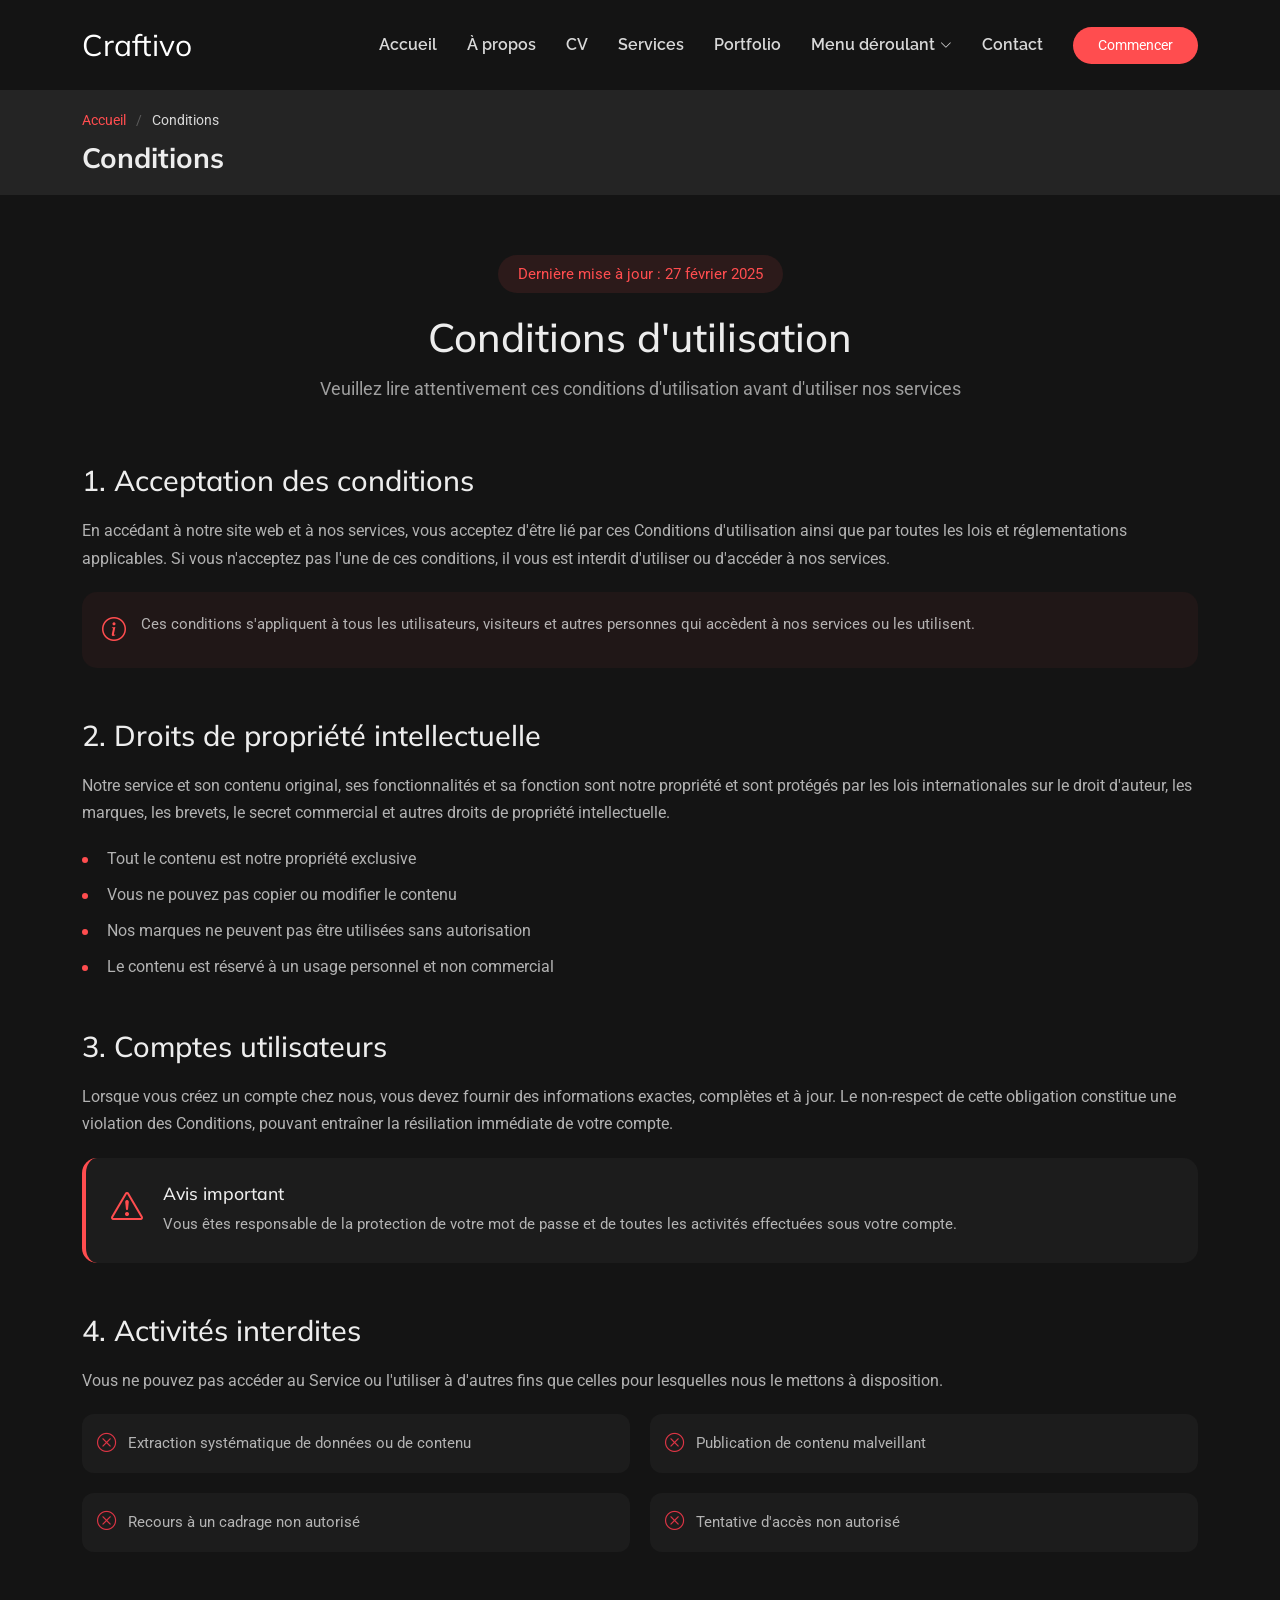
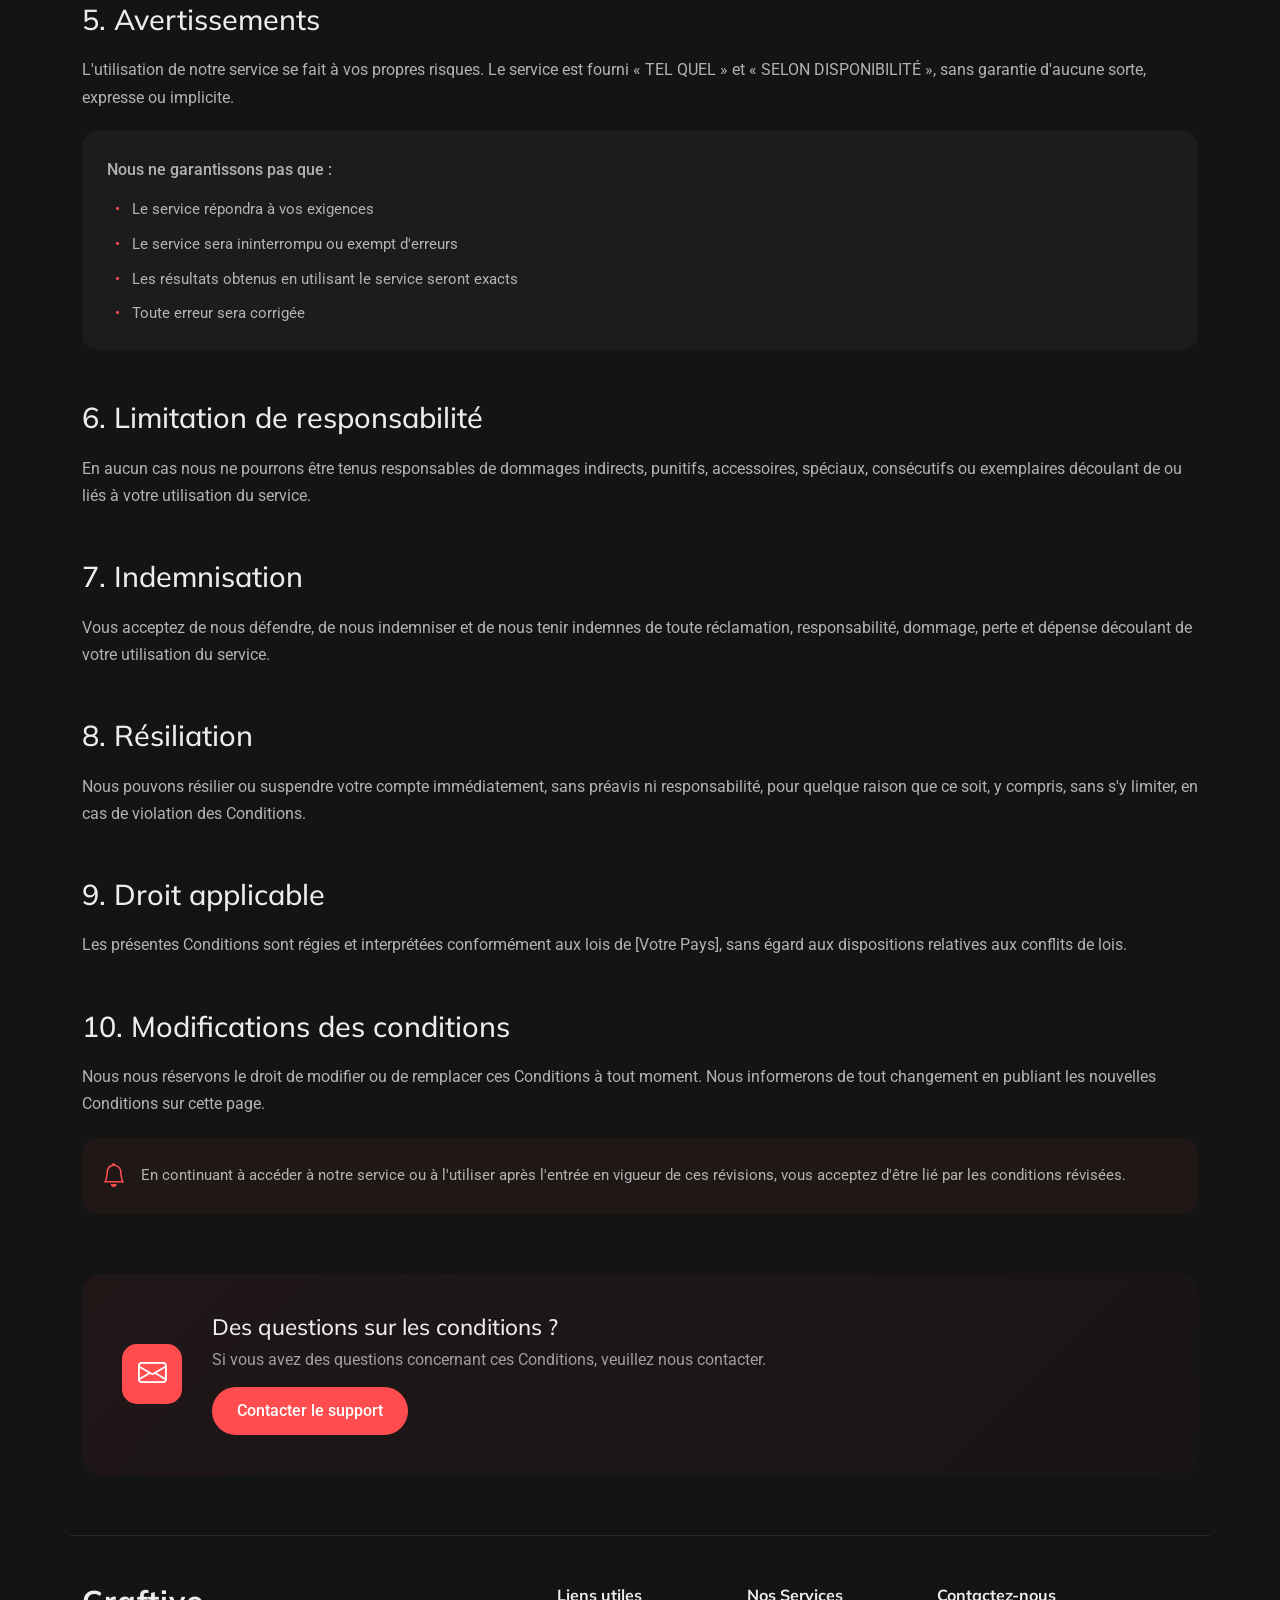
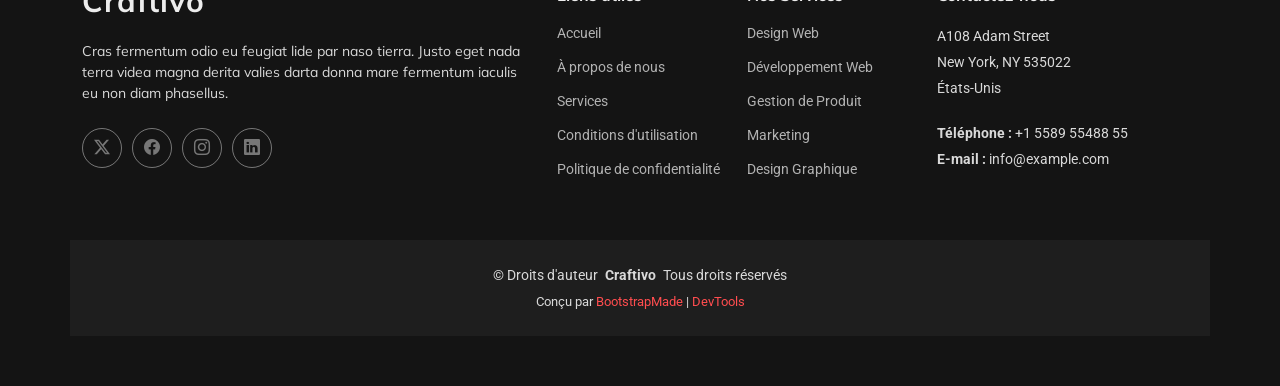
<file: terms.html>
<!DOCTYPE html>
<html lang="fr">

<head>
  <meta charset="utf-8">
  <meta content="width=device-width, initial-scale=1.0" name="viewport">
  <title>Conditions - Modèle Bootstrap Craftivo</title>
  <meta name="description" content="">
  <meta name="keywords" content="">

  <!-- Favicons -->
  <link href="assets/img/favicon.png" rel="icon">
  <link href="assets/img/apple-touch-icon.png" rel="apple-touch-icon">

  <!-- Fonts -->
  <link href="https://fonts.googleapis.com" rel="preconnect">
  <link href="https://fonts.gstatic.com" rel="preconnect" crossorigin>
  <link href="https://fonts.googleapis.com/css2?family=Roboto:ital,wght@0,100;0,300;0,400;0,500;0,700;0,900;1,100;1,300;1,400;1,500;1,700;1,900&family=Raleway:ital,wght@0,100;0,200;0,300;0,400;0,500;0,600;0,700;0,800;0,900;1,100;1,200;1,300;1,400;1,500;1,600;1,700;1,800;1,900&family=Mulish:ital,wght@0,200;0,300;0,400;0,500;0,600;0,700;0,800;0,900;1,200;1,300;1,400;1,500;1,600;1,700;1,800;1,900&display=swap" rel="stylesheet">

  <!-- Vendor CSS Files -->
  <link href="assets/vendor/bootstrap/css/bootstrap.min.css" rel="stylesheet">
  <link href="assets/vendor/bootstrap-icons/bootstrap-icons.css" rel="stylesheet">
  <link href="assets/vendor/aos/aos.css" rel="stylesheet">
  <link href="assets/vendor/glightbox/css/glightbox.min.css" rel="stylesheet">
  <link href="assets/vendor/swiper/swiper-bundle.min.css" rel="stylesheet">

  <!-- Main CSS File -->
  <link href="assets/css/main.css" rel="stylesheet">

  <!-- =======================================================
  * Template Name: Craftivo
  * Template URL: https://bootstrapmade.com/craftivo-bootstrap-portfolio-template/
  * Updated: Oct 04 2025 with Bootstrap v5.3.8
  * Author: BootstrapMade.com
  * License: https://bootstrapmade.com/license/
  ======================================================== -->
</head>

<body class="terms-page">

  <header id="header" class="header d-flex align-items-center sticky-top">
    <div class="container-fluid container-xl position-relative d-flex align-items-center">

      <a href="index.html" class="logo d-flex align-items-center me-auto">
        <!-- Uncomment the line below if you also wish to use an image logo -->
        <!-- <img src="assets/img/logo.webp" alt=""> -->
        <h1 class="sitename">Craftivo</h1>
      </a>

      <nav id="navmenu" class="navmenu">
        <ul>
          <li><a href="#hero">Accueil</a></li>
          <li><a href="#about">À propos</a></li>
          <li><a href="#resume">CV</a></li>
          <li><a href="#services">Services</a></li>
          <li><a href="#portfolio">Portfolio</a></li>
          <li class="dropdown"><a href="#"><span>Menu déroulant</span> <i class="bi bi-chevron-down toggle-dropdown"></i></a>
            <ul>
              <li><a href="#">Menu déroulant 1</a></li>
              <li class="dropdown"><a href="#"><span>Sous-menu déroulant</span> <i class="bi bi-chevron-down toggle-dropdown"></i></a>
                <ul>
                  <li><a href="#">Sous-menu déroulant 1</a></li>
                  <li><a href="#">Sous-menu déroulant 2</a></li>
                  <li><a href="#">Sous-menu déroulant 3</a></li>
                  <li><a href="#">Sous-menu déroulant 4</a></li>
                  <li><a href="#">Sous-menu déroulant 5</a></li>
                </ul>
              </li>
              <li><a href="#">Menu déroulant 2</a></li>
              <li><a href="#">Menu déroulant 3</a></li>
              <li><a href="#">Menu déroulant 4</a></li>
            </ul>
          </li>
          <li><a href="#contact">Contact</a></li>
        </ul>
        <i class="mobile-nav-toggle d-xl-none bi bi-list"></i>
      </nav>

      <a class="btn-getstarted" href="#about">Commencer</a>

    </div>
  </header>

  <main class="main">

    <!-- Page Title -->
    <div class="page-title light-background">
      <div class="container">
        <nav class="breadcrumbs">
          <ol>
            <li><a href="index.html">Accueil</a></li>
            <li class="current">Conditions</li>
          </ol>
        </nav>
        <h1>Conditions</h1>
      </div>
    </div><!-- End Page Title -->

    <!-- Terms Of Service Section -->
    <section id="terms-of-service" class="terms-of-service section">

      <div class="container" data-aos="fade-up">
        <!-- Page Header -->
        <div class="tos-header text-center" data-aos="fade-up">
          <span class="last-updated">Dernière mise à jour : 27 février 2025</span>
          <h2>Conditions d'utilisation</h2>
          <p>Veuillez lire attentivement ces conditions d'utilisation avant d'utiliser nos services</p>
        </div>

        <!-- Content -->
        <div class="tos-content" data-aos="fade-up" data-aos-delay="200">
          <!-- Agreement Section -->
          <div id="agreement" class="content-section">
            <h3>1. Acceptation des conditions</h3>
            <p>En accédant à notre site web et à nos services, vous acceptez d'être lié par ces Conditions d'utilisation ainsi que par toutes les lois et réglementations applicables. Si vous n'acceptez pas l'une de ces conditions, il vous est interdit d'utiliser ou d'accéder à nos services.</p>
            <div class="info-box">
              <i class="bi bi-info-circle"></i>
              <p>Ces conditions s'appliquent à tous les utilisateurs, visiteurs et autres personnes qui accèdent à nos services ou les utilisent.</p>
            </div>
          </div>

          <!-- Intellectual Property -->
          <div id="intellectual-property" class="content-section">
            <h3>2. Droits de propriété intellectuelle</h3>
            <p>Notre service et son contenu original, ses fonctionnalités et sa fonction sont notre propriété et sont protégés par les lois internationales sur le droit d'auteur, les marques, les brevets, le secret commercial et autres droits de propriété intellectuelle.</p>
            <ul class="list-items">
              <li>Tout le contenu est notre propriété exclusive</li>
              <li>Vous ne pouvez pas copier ou modifier le contenu</li>
              <li>Nos marques ne peuvent pas être utilisées sans autorisation</li>
              <li>Le contenu est réservé à un usage personnel et non commercial</li>
            </ul>
          </div>

          <!-- User Accounts -->
          <div id="user-accounts" class="content-section">
            <h3>3. Comptes utilisateurs</h3>
            <p>Lorsque vous créez un compte chez nous, vous devez fournir des informations exactes, complètes et à jour. Le non-respect de cette obligation constitue une violation des Conditions, pouvant entraîner la résiliation immédiate de votre compte.</p>
            <div class="alert-box">
              <i class="bi bi-exclamation-triangle"></i>
              <div class="alert-content">
                <h5>Avis important</h5>
                <p>Vous êtes responsable de la protection de votre mot de passe et de toutes les activités effectuées sous votre compte.</p>
              </div>
            </div>
          </div>

          <!-- Prohibited Activities -->
          <div id="prohibited" class="content-section">
            <h3>4. Activités interdites</h3>
            <p>Vous ne pouvez pas accéder au Service ou l'utiliser à d'autres fins que celles pour lesquelles nous le mettons à disposition.</p>
            <div class="prohibited-list">
              <div class="prohibited-item">
                <i class="bi bi-x-circle"></i>
                <span>Extraction systématique de données ou de contenu</span>
              </div>
              <div class="prohibited-item">
                <i class="bi bi-x-circle"></i>
                <span>Publication de contenu malveillant</span>
              </div>
              <div class="prohibited-item">
                <i class="bi bi-x-circle"></i>
                <span>Recours à un cadrage non autorisé</span>
              </div>
              <div class="prohibited-item">
                <i class="bi bi-x-circle"></i>
                <span>Tentative d'accès non autorisé</span>
              </div>
            </div>
          </div>

          <!-- Disclaimers -->
          <div id="disclaimer" class="content-section">
            <h3>5. Avertissements</h3>
            <p>L'utilisation de notre service se fait à vos propres risques. Le service est fourni « TEL QUEL » et « SELON DISPONIBILITÉ », sans garantie d'aucune sorte, expresse ou implicite.</p>
            <div class="disclaimer-box">
              <p>Nous ne garantissons pas que :</p>
              <ul>
                <li>Le service répondra à vos exigences</li>
                <li>Le service sera ininterrompu ou exempt d'erreurs</li>
                <li>Les résultats obtenus en utilisant le service seront exacts</li>
                <li>Toute erreur sera corrigée</li>
              </ul>
            </div>
          </div>

          <!-- Limitation of Liability -->
          <div id="limitation" class="content-section">
            <h3>6. Limitation de responsabilité</h3>
            <p>En aucun cas nous ne pourrons être tenus responsables de dommages indirects, punitifs, accessoires, spéciaux, consécutifs ou exemplaires découlant de ou liés à votre utilisation du service.</p>
          </div>

          <!-- Indemnification -->
          <div id="indemnification" class="content-section">
            <h3>7. Indemnisation</h3>
            <p>Vous acceptez de nous défendre, de nous indemniser et de nous tenir indemnes de toute réclamation, responsabilité, dommage, perte et dépense découlant de votre utilisation du service.</p>
          </div>

          <!-- Termination -->
          <div id="termination" class="content-section">
            <h3>8. Résiliation</h3>
            <p>Nous pouvons résilier ou suspendre votre compte immédiatement, sans préavis ni responsabilité, pour quelque raison que ce soit, y compris, sans s'y limiter, en cas de violation des Conditions.</p>
          </div>

          <!-- Governing Law -->
          <div id="governing-law" class="content-section">
            <h3>9. Droit applicable</h3>
            <p>Les présentes Conditions sont régies et interprétées conformément aux lois de [Votre Pays], sans égard aux dispositions relatives aux conflits de lois.</p>
          </div>

          <!-- Changes -->
          <div id="changes" class="content-section">
            <h3>10. Modifications des conditions</h3>
            <p>Nous nous réservons le droit de modifier ou de remplacer ces Conditions à tout moment. Nous informerons de tout changement en publiant les nouvelles Conditions sur cette page.</p>
            <div class="notice-box">
              <i class="bi bi-bell"></i>
              <p>En continuant à accéder à notre service ou à l'utiliser après l'entrée en vigueur de ces révisions, vous acceptez d'être lié par les conditions révisées.</p>
            </div>
          </div>
        </div>

        <!-- Contact Section -->
        <div class="tos-contact" data-aos="fade-up" data-aos-delay="300">
          <div class="contact-box">
            <div class="contact-icon">
              <i class="bi bi-envelope"></i>
            </div>
            <div class="contact-content">
              <h4>Des questions sur les conditions ?</h4>
              <p>Si vous avez des questions concernant ces Conditions, veuillez nous contacter.</p>
              <a href="#" class="contact-link">Contacter le support</a>
            </div>
          </div>
        </div>
      </div>

    </section><!-- /Terms Of Service Section -->

  </main>

  <footer id="footer" class="footer">

    <div class="container footer-top">
      <div class="row gy-4">
        <div class="col-lg-5 col-md-12 footer-about">
          <a href="index.html" class="logo d-flex align-items-center">
            <span class="sitename">Craftivo</span>
          </a>
          <p>Cras fermentum odio eu feugiat lide par naso tierra. Justo eget nada terra videa magna derita valies darta donna mare fermentum iaculis eu non diam phasellus.</p>
          <div class="social-links d-flex mt-4">
            <a href=""><i class="bi bi-twitter-x"></i></a>
            <a href=""><i class="bi bi-facebook"></i></a>
            <a href=""><i class="bi bi-instagram"></i></a>
            <a href=""><i class="bi bi-linkedin"></i></a>
          </div>
        </div>

        <div class="col-lg-2 col-6 footer-links">
          <h4>Liens utiles</h4>
          <ul>
            <li><a href="#">Accueil</a></li>
            <li><a href="#">À propos de nous</a></li>
            <li><a href="#">Services</a></li>
            <li><a href="#">Conditions d'utilisation</a></li>
            <li><a href="#">Politique de confidentialité</a></li>
          </ul>
        </div>

        <div class="col-lg-2 col-6 footer-links">
          <h4>Nos Services</h4>
          <ul>
            <li><a href="#">Design Web</a></li>
            <li><a href="#">Développement Web</a></li>
            <li><a href="#">Gestion de Produit</a></li>
            <li><a href="#">Marketing</a></li>
            <li><a href="#">Design Graphique</a></li>
          </ul>
        </div>

        <div class="col-lg-3 col-md-12 footer-contact text-center text-md-start">
          <h4>Contactez-nous</h4>
          <p>A108 Adam Street</p>
          <p>New York, NY 535022</p>
          <p>États-Unis</p>
          <p class="mt-4"><strong>Téléphone :</strong> <span>+1 5589 55488 55</span></p>
          <p><strong>E-mail :</strong> <span>info@example.com</span></p>
        </div>

      </div>
    </div>

    <div class="container copyright text-center mt-4">
      <p>© <span>Droits d'auteur</span> <strong class="px-1 sitename">Craftivo</strong> <span>Tous droits réservés</span></p>
      <div class="credits">
        <!-- All the links in the footer should remain intact. -->
        <!-- You can delete the links only if you've purchased the pro version. -->
        <!-- Licensing information: https://bootstrapmade.com/license/ -->
        <!-- Purchase the pro version with working PHP/AJAX contact form: [buy-url] -->
        Conçu par <a href="https://bootstrapmade.com/">BootstrapMade</a> | <a href="https://bootstrapmade.com/tools/">DevTools</a>
      </div>
    </div>

  </footer>

  <!-- Scroll Top -->
  <a href="#" id="scroll-top" class="scroll-top d-flex align-items-center justify-content-center"><i class="bi bi-arrow-up-short"></i></a>

  <!-- Preloader -->
  <div id="preloader"></div>

  <!-- Vendor JS Files -->
  <script src="assets/vendor/bootstrap/js/bootstrap.bundle.min.js"></script>
  <script src="assets/vendor/php-email-form/validate.js"></script>
  <script src="assets/vendor/aos/aos.js"></script>
  <script src="assets/vendor/typed.js/typed.umd.js"></script>
  <script src="assets/vendor/waypoints/noframework.waypoints.js"></script>
  <script src="assets/vendor/glightbox/js/glightbox.min.js"></script>
  <script src="assets/vendor/imagesloaded/imagesloaded.pkgd.min.js"></script>
  <script src="assets/vendor/isotope-layout/isotope.pkgd.min.js"></script>
  <script src="assets/vendor/swiper/swiper-bundle.min.js"></script>

  <!-- Main JS File -->
  <script src="assets/js/main.js"></script>

</body>

</html>
</file>
<file: assets/css/main.css>
/**
* Template Name: Craftivo
* Template URL: https://bootstrapmade.com/craftivo-bootstrap-portfolio-template/
* Updated: Oct 04 2025 with Bootstrap v5.3.8
* Author: BootstrapMade.com
* License: https://bootstrapmade.com/license/
*/

@charset "UTF-8";

/*--------------------------------------------------------------
# Font & Color Variables
# Help: https://bootstrapmade.com/color-system/
--------------------------------------------------------------*/
/* Fonts */
:root {
  --default-font: "Roboto",  system-ui, -apple-system, "Segoe UI", Roboto, "Helvetica Neue", Arial, "Noto Sans", "Liberation Sans", sans-serif, "Apple Color Emoji", "Segoe UI Emoji", "Segoe UI Symbol", "Noto Color Emoji";
  --heading-font: "Mulish",  sans-serif;
  --nav-font: "Raleway",  sans-serif;
}

/* Global Colors - The following color variables are used throughout the website. Updating them here will change the color scheme of the entire website */
:root { 
  --background-color: #141414; /* Background color for the entire website, including individual sections */
  --default-color: #d9d9d9; /* Default color used for the majority of the text content across the entire website */
  --heading-color: #ededed; /* Color for headings, subheadings and title throughout the website */
  --accent-color: #ff4d4f; /* Accent color that represents your brand on the website. It's used for buttons, links, and other elements that need to stand out */
  --surface-color: #1c1c1c; /* The surface color is used as a background of boxed elements within sections, such as cards, icon boxes, or other elements that require a visual separation from the global background. */
  --contrast-color: #ffffff; /* Contrast color for text, ensuring readability against backgrounds of accent, heading, or default colors. */
}

/* Nav Menu Colors - The following color variables are used specifically for the navigation menu. They are separate from the global colors to allow for more customization options */
:root {
  --nav-color: #d9d9d9;  /* The default color of the main navmenu links */
  --nav-hover-color: #ff4d4f; /* Applied to main navmenu links when they are hovered over or active */
  --nav-mobile-background-color: #2e2e2e; /* Used as the background color for mobile navigation menu */
  --nav-dropdown-background-color: #2e2e2e; /* Used as the background color for dropdown items that appear when hovering over primary navigation items */
  --nav-dropdown-color: #d9d9d9; /* Used for navigation links of the dropdown items in the navigation menu. */
  --nav-dropdown-hover-color: #ff4d4f; /* Similar to --nav-hover-color, this color is applied to dropdown navigation links when they are hovered over. */
}

/* Color Presets - These classes override global colors when applied to any section or element, providing reuse of the sam color scheme. */

.light-background {
  --background-color: rgba(41, 41, 41, 0.8);
  --surface-color: #484848;
}

.dark-background {
  --background-color: #060606;
  --default-color: #ffffff;
  --heading-color: #ffffff;
  --surface-color: #252525;
  --contrast-color: #ffffff;
}

/* Smooth scroll */
:root {
  scroll-behavior: smooth;
}

/*--------------------------------------------------------------
# General Styling & Shared Classes
--------------------------------------------------------------*/
body {
  color: var(--default-color);
  background-color: var(--background-color);
  font-family: var(--default-font);
}

a {
  color: var(--accent-color);
  text-decoration: none;
  transition: 0.3s;
}

a:hover {
  color: color-mix(in srgb, var(--accent-color), transparent 25%);
  text-decoration: none;
}

h1,
h2,
h3,
h4,
h5,
h6 {
  color: var(--heading-color);
  font-family: var(--heading-font);
}

/* PHP Email Form Messages
------------------------------*/
.php-email-form .error-message {
  display: none;
  background: #df1529;
  color: #ffffff;
  text-align: left;
  padding: 15px;
  margin-bottom: 24px;
  font-weight: 600;
}

.php-email-form .sent-message {
  display: none;
  color: #ffffff;
  background: #059652;
  text-align: center;
  padding: 15px;
  margin-bottom: 24px;
  font-weight: 600;
}

.php-email-form .loading {
  display: none;
  background: var(--surface-color);
  text-align: center;
  padding: 15px;
  margin-bottom: 24px;
}

.php-email-form .loading:before {
  content: "";
  display: inline-block;
  border-radius: 50%;
  width: 24px;
  height: 24px;
  margin: 0 10px -6px 0;
  border: 3px solid var(--accent-color);
  border-top-color: var(--surface-color);
  animation: php-email-form-loading 1s linear infinite;
}

@keyframes php-email-form-loading {
  0% {
    transform: rotate(0deg);
  }

  100% {
    transform: rotate(360deg);
  }
}

/*--------------------------------------------------------------
# Global Header
--------------------------------------------------------------*/
.header {
  --heading-color: #ffffff;
  color: var(--default-color);
  background-color: var(--background-color);
  padding: 15px 0;
  transition: all 0.5s;
  z-index: 997;
}

.header .logo {
  line-height: 1;
}

.header .logo img {
  max-height: 36px;
  margin-right: 8px;
}

.header .logo h1 {
  font-size: 30px;
  margin: 0;
  font-weight: 400;
  color: var(--heading-color);
}

.header .btn-getstarted,
.header .btn-getstarted:focus {
  color: var(--contrast-color);
  background: var(--accent-color);
  font-size: 14px;
  padding: 8px 25px;
  margin: 0 0 0 30px;
  border-radius: 50px;
  transition: 0.3s;
}

.header .btn-getstarted:hover,
.header .btn-getstarted:focus:hover {
  color: var(--contrast-color);
  background: color-mix(in srgb, var(--accent-color), transparent 15%);
}

@media (max-width: 1200px) {
  .header .logo {
    order: 1;
  }

  .header .btn-getstarted {
    order: 2;
    margin: 0 15px 0 0;
    padding: 6px 15px;
  }

  .header .navmenu {
    order: 3;
  }
}

.scrolled .header {
  box-shadow: 0px 0 18px rgba(0, 0, 0, 0.1);
}

/* Global Header on Scroll
------------------------------*/
.scrolled .header {
  --background-color: rgba(20, 20, 20, 0.8);
}

/* Index Page Header
------------------------------*/
.index-page .header {
  --background-color: rgba(255, 255, 255, 0);
}

/* Index Page Header on Scroll
------------------------------*/
.index-page.scrolled .header {
  --background-color: rgba(20, 20, 20, 0.8);
}

/*--------------------------------------------------------------
# Navigation Menu
--------------------------------------------------------------*/
/* Navmenu - Desktop */
@media (min-width: 1200px) {
  .navmenu {
    padding: 0;
  }

  .navmenu ul {
    margin: 0;
    padding: 0;
    display: flex;
    list-style: none;
    align-items: center;
  }

  .navmenu li {
    position: relative;
  }

  .navmenu a,
  .navmenu a:focus {
    color: var(--nav-color);
    padding: 18px 15px;
    font-size: 16px;
    font-family: var(--nav-font);
    font-weight: 600;
    display: flex;
    align-items: center;
    justify-content: space-between;
    white-space: nowrap;
    transition: 0.3s;
  }

  .navmenu a i,
  .navmenu a:focus i {
    font-size: 12px;
    line-height: 0;
    margin-left: 5px;
    transition: 0.3s;
  }

  .navmenu li:last-child a {
    padding-right: 0;
  }

  .navmenu li:hover>a,
  .navmenu .active,
  .navmenu .active:focus {
    color: var(--nav-hover-color);
  }

  .navmenu .dropdown ul {
    margin: 0;
    padding: 10px 0;
    background: var(--nav-dropdown-background-color);
    display: block;
    position: absolute;
    visibility: hidden;
    left: 14px;
    top: 130%;
    opacity: 0;
    transition: 0.3s;
    border-radius: 4px;
    z-index: 99;
    box-shadow: 0px 0px 30px rgba(0, 0, 0, 0.1);
  }

  .navmenu .dropdown ul li {
    min-width: 200px;
  }

  .navmenu .dropdown ul a {
    padding: 10px 20px;
    font-size: 15px;
    text-transform: none;
    color: var(--nav-dropdown-color);
  }

  .navmenu .dropdown ul a i {
    font-size: 12px;
  }

  .navmenu .dropdown ul a:hover,
  .navmenu .dropdown ul .active:hover,
  .navmenu .dropdown ul li:hover>a {
    color: var(--nav-dropdown-hover-color);
  }

  .navmenu .dropdown:hover>ul {
    opacity: 1;
    top: 100%;
    visibility: visible;
  }

  .navmenu .dropdown .dropdown ul {
    top: 0;
    left: -90%;
    visibility: hidden;
  }

  .navmenu .dropdown .dropdown:hover>ul {
    opacity: 1;
    top: 0;
    left: -100%;
    visibility: visible;
  }
}

/* Navmenu - Mobile */
@media (max-width: 1199px) {
  .mobile-nav-toggle {
    color: var(--nav-color);
    font-size: 28px;
    line-height: 0;
    margin-right: 10px;
    cursor: pointer;
    transition: color 0.3s;
  }

  .navmenu {
    padding: 0;
    z-index: 9997;
  }

  .navmenu ul {
    display: none;
    list-style: none;
    position: absolute;
    inset: 60px 20px 20px 20px;
    padding: 10px 0;
    margin: 0;
    border-radius: 6px;
    background-color: var(--nav-mobile-background-color);
    overflow-y: auto;
    transition: 0.3s;
    z-index: 9998;
    box-shadow: 0px 0px 30px rgba(0, 0, 0, 0.1);
  }

  .navmenu a,
  .navmenu a:focus {
    color: var(--nav-dropdown-color);
    padding: 10px 20px;
    font-family: var(--nav-font);
    font-size: 17px;
    font-weight: 500;
    display: flex;
    align-items: center;
    justify-content: space-between;
    white-space: nowrap;
    transition: 0.3s;
  }

  .navmenu a i,
  .navmenu a:focus i {
    font-size: 12px;
    line-height: 0;
    margin-left: 5px;
    width: 30px;
    height: 30px;
    display: flex;
    align-items: center;
    justify-content: center;
    border-radius: 50%;
    transition: 0.3s;
    background-color: color-mix(in srgb, var(--accent-color), transparent 90%);
  }

  .navmenu a i:hover,
  .navmenu a:focus i:hover {
    background-color: var(--accent-color);
    color: var(--contrast-color);
  }

  .navmenu a:hover,
  .navmenu .active,
  .navmenu .active:focus {
    color: var(--nav-dropdown-hover-color);
  }

  .navmenu .active i,
  .navmenu .active:focus i {
    background-color: var(--accent-color);
    color: var(--contrast-color);
    transform: rotate(180deg);
  }

  .navmenu .dropdown ul {
    position: static;
    display: none;
    z-index: 99;
    padding: 10px 0;
    margin: 10px 20px;
    background-color: var(--nav-dropdown-background-color);
    border: 1px solid color-mix(in srgb, var(--default-color), transparent 90%);
    box-shadow: none;
    transition: all 0.5s ease-in-out;
  }

  .navmenu .dropdown ul ul {
    background-color: rgba(33, 37, 41, 0.1);
  }

  .navmenu .dropdown>.dropdown-active {
    display: block;
    background-color: rgba(33, 37, 41, 0.03);
  }

  .mobile-nav-active {
    overflow: hidden;
  }

  .mobile-nav-active .mobile-nav-toggle {
    color: #fff;
    position: absolute;
    font-size: 32px;
    top: 15px;
    right: 15px;
    margin-right: 0;
    z-index: 9999;
  }

  .mobile-nav-active .navmenu {
    position: fixed;
    overflow: hidden;
    inset: 0;
    background: rgba(33, 37, 41, 0.8);
    transition: 0.3s;
  }

  .mobile-nav-active .navmenu>ul {
    display: block;
  }
}

/*--------------------------------------------------------------
# Global Footer
--------------------------------------------------------------*/
.footer {
  color: var(--default-color);
  background-color: var(--background-color);
  font-size: 14px;
  padding-bottom: 50px;
  position: relative;
}

.footer .footer-top {
  padding-top: 50px;
  border-top: 1px solid color-mix(in srgb, var(--default-color), transparent 90%);
}

.footer .footer-about .logo {
  line-height: 1;
  margin-bottom: 25px;
}

.footer .footer-about .logo img {
  max-height: 40px;
  margin-right: 6px;
}

.footer .footer-about .logo span {
  color: var(--heading-color);
  font-size: 30px;
  font-weight: 700;
  letter-spacing: 1px;
  font-family: var(--heading-font);
}

.footer .footer-about p {
  font-size: 14px;
  font-family: var(--heading-font);
}

.footer .social-links a {
  display: flex;
  align-items: center;
  justify-content: center;
  width: 40px;
  height: 40px;
  border-radius: 50%;
  border: 1px solid color-mix(in srgb, var(--default-color), transparent 50%);
  font-size: 16px;
  color: color-mix(in srgb, var(--default-color), transparent 50%);
  margin-right: 10px;
  transition: 0.3s;
}

.footer .social-links a:hover {
  color: var(--accent-color);
  border-color: var(--accent-color);
}

.footer h4 {
  font-size: 16px;
  font-weight: bold;
  position: relative;
  padding-bottom: 12px;
}

.footer .footer-links {
  margin-bottom: 30px;
}

.footer .footer-links ul {
  list-style: none;
  padding: 0;
  margin: 0;
}

.footer .footer-links ul i {
  padding-right: 2px;
  font-size: 12px;
  line-height: 0;
}

.footer .footer-links ul li {
  padding: 10px 0;
  display: flex;
  align-items: center;
}

.footer .footer-links ul li:first-child {
  padding-top: 0;
}

.footer .footer-links ul a {
  color: color-mix(in srgb, var(--default-color), transparent 20%);
  display: inline-block;
  line-height: 1;
}

.footer .footer-links ul a:hover {
  color: var(--accent-color);
}

.footer .footer-contact p {
  margin-bottom: 5px;
}

.footer .copyright {
  padding-top: 25px;
  padding-bottom: 25px;
  background-color: color-mix(in srgb, var(--default-color), transparent 95%);
}

.footer .copyright p {
  margin-bottom: 0;
}

.footer .credits {
  margin-top: 6px;
  font-size: 13px;
}

/*--------------------------------------------------------------
# Preloader
--------------------------------------------------------------*/
#preloader {
  position: fixed;
  inset: 0;
  z-index: 999999;
  overflow: hidden;
  background: var(--background-color);
  transition: all 0.6s ease-out;
}

#preloader:before {
  content: "";
  position: fixed;
  top: calc(50% - 30px);
  left: calc(50% - 30px);
  border: 6px solid #ffffff;
  border-color: var(--accent-color) transparent var(--accent-color) transparent;
  border-radius: 50%;
  width: 60px;
  height: 60px;
  animation: animate-preloader 1.5s linear infinite;
}

@keyframes animate-preloader {
  0% {
    transform: rotate(0deg);
  }

  100% {
    transform: rotate(360deg);
  }
}

/*--------------------------------------------------------------
# Scroll Top Button
--------------------------------------------------------------*/
.scroll-top {
  position: fixed;
  visibility: hidden;
  opacity: 0;
  right: 15px;
  bottom: 15px;
  z-index: 99999;
  background-color: var(--accent-color);
  width: 40px;
  height: 40px;
  border-radius: 4px;
  transition: all 0.4s;
}

.scroll-top i {
  font-size: 24px;
  color: var(--contrast-color);
  line-height: 0;
}

.scroll-top:hover {
  background-color: color-mix(in srgb, var(--accent-color), transparent 20%);
  color: var(--contrast-color);
}

.scroll-top.active {
  visibility: visible;
  opacity: 1;
}

/*--------------------------------------------------------------
# Disable aos animation delay on mobile devices
--------------------------------------------------------------*/
@media screen and (max-width: 768px) {
  [data-aos-delay] {
    transition-delay: 0 !important;
  }
}

/*--------------------------------------------------------------
# Global Page Titles & Breadcrumbs
--------------------------------------------------------------*/
.page-title {
  color: var(--default-color);
  background-color: var(--background-color);
  padding: 20px 0;
  position: relative;
}

.page-title h1 {
  font-size: 28px;
  font-weight: 700;
  margin: 0;
}

.page-title .breadcrumbs ol {
  display: flex;
  flex-wrap: wrap;
  list-style: none;
  padding: 0 0 10px 0;
  margin: 0;
  font-size: 14px;
  font-weight: 400;
}

.page-title .breadcrumbs ol li+li {
  padding-left: 10px;
}

.page-title .breadcrumbs ol li+li::before {
  content: "/";
  display: inline-block;
  padding-right: 10px;
  color: color-mix(in srgb, var(--default-color), transparent 70%);
}

/*--------------------------------------------------------------
# Global Sections
--------------------------------------------------------------*/
section,
.section {
  color: var(--default-color);
  background-color: var(--background-color);
  padding: 60px 0;
  scroll-margin-top: 90px;
  overflow: clip;
}

@media (max-width: 1199px) {

  section,
  .section {
    scroll-margin-top: 66px;
  }
}

/*--------------------------------------------------------------
# Global Section Titles
--------------------------------------------------------------*/
.section-title {
  text-align: center;
  padding-bottom: 60px;
  position: relative;
}

.section-title h2 {
  font-size: 3.5rem;
  font-weight: 300;
  line-height: 1.2;
  color: var(--heading-color);
  margin-bottom: 1.5rem;
  letter-spacing: -1px;
}

@media (max-width: 768px) {
  .section-title h2 {
    font-size: 2.5rem;
  }
}

.section-title .subtitle {
  display: inline-block;
  font-size: 0.875rem;
  font-weight: 400;
  color: var(--accent-color);
  text-transform: uppercase;
  letter-spacing: 2px;
  margin-bottom: 1.5rem;
  position: relative;
}

.section-title .subtitle::after {
  content: "";
  position: absolute;
  bottom: -8px;
  left: 50%;
  transform: translateX(-50%);
  width: 40px;
  height: 1px;
  background: var(--accent-color);
}

.section-title p {
  font-size: 1.125rem;
  line-height: 1.8;
  color: color-mix(in srgb, var(--default-color), transparent 25%);
  max-width: 900px;
  margin: 0 auto;
  text-wrap: balance;
}

/*--------------------------------------------------------------
# Hero Section
--------------------------------------------------------------*/
.hero {
  padding-top: 80px;
  min-height: 100vh;
  position: relative;
  display: flex;
  align-items: center;
  justify-content: center;
  overflow: hidden;
  padding-bottom: 80px;
}

.hero img {
  position: absolute;
  inset: 0;
  display: block;
  width: 100%;
  height: 100%;
  object-fit: cover;
  z-index: 1;
}

.hero:before {
  content: "";
  background: color-mix(in srgb, var(--background-color), transparent 30%);
  position: absolute;
  inset: 0;
  z-index: 2;
  border-radius: 0;
}

.hero .container {
  position: relative;
  z-index: 3;
}

.hero h2 {
  margin: 0;
  font-size: 48px;
  font-weight: 700;
}

.hero p {
  margin: 10px 0 0 0;
  font-size: 24px;
  color: color-mix(in srgb, var(--default-color), transparent 20%);
}

.hero p span {
  color: var(--accent-color);
  letter-spacing: 1px;
  border-bottom: 2px solid var(--accent-color);
}

.hero .social-links {
  margin-top: 30px;
  display: flex;
  justify-content: center;
  gap: 15px;
}

.hero .social-links a {
  display: flex;
  align-items: center;
  justify-content: center;
  width: 50px;
  height: 50px;
  border-radius: 50%;
  background: color-mix(in srgb, var(--default-color), transparent 92%);
  color: var(--default-color);
  font-size: 20px;
  transition: 0.3s;
}

.hero .social-links a:hover {
  background: var(--accent-color);
  color: var(--contrast-color);
  transform: translateY(-3px);
}

@media (max-width: 768px) {
  .hero h2 {
    font-size: 32px;
  }

  .hero p {
    font-size: 20px;
  }
}

/*--------------------------------------------------------------
# About Section
--------------------------------------------------------------*/
.about {
  overflow: hidden;
  position: relative;
}

.about::before {
  content: "";
  position: absolute;
  top: -50%;
  right: -20%;
  width: 800px;
  height: 800px;
  background: radial-gradient(circle, color-mix(in srgb, var(--accent-color), transparent 85%) 0%, transparent 70%);
  border-radius: 50%;
  z-index: 0;
  pointer-events: none;
}

.about .container {
  position: relative;
  z-index: 1;
}

.about .profile-card {
  background: var(--surface-color);
  border-radius: 24px;
  padding: 40px;
  box-shadow: 0 8px 30px rgba(0, 0, 0, 0.08);
  position: sticky;
  top: 100px;
}

.about .profile-card .profile-header {
  text-align: center;
  padding-bottom: 30px;
  border-bottom: 1px solid color-mix(in srgb, var(--default-color), transparent 90%);
}

.about .profile-card .profile-header .profile-avatar {
  width: 140px;
  height: 140px;
  margin: 0 auto 24px;
  position: relative;
  border-radius: 50%;
  padding: 6px;
  background: linear-gradient(135deg, var(--accent-color), color-mix(in srgb, var(--accent-color), #ff6b9d 50%));
}

.about .profile-card .profile-header .profile-avatar img {
  width: 100%;
  height: 100%;
  object-fit: cover;
  border-radius: 50%;
  border: 4px solid var(--surface-color);
}

.about .profile-card .profile-header .profile-avatar .status-indicator {
  position: absolute;
  bottom: 8px;
  right: 8px;
  width: 24px;
  height: 24px;
  background: #10b981;
  border: 4px solid var(--surface-color);
  border-radius: 50%;
  animation: pulse 2s infinite;
}

.about .profile-card .profile-header h3 {
  font-size: 24px;
  font-weight: 700;
  margin-bottom: 8px;
  color: var(--heading-color);
}

.about .profile-card .profile-header .role {
  display: inline-block;
  font-size: 15px;
  color: var(--accent-color);
  font-weight: 500;
  margin-bottom: 16px;
}

.about .profile-card .profile-header .rating {
  display: flex;
  align-items: center;
  justify-content: center;
  gap: 4px;
  margin-top: 12px;
}

.about .profile-card .profile-header .rating i {
  color: #fbbf24;
  font-size: 16px;
}

.about .profile-card .profile-header .rating span {
  margin-left: 8px;
  font-weight: 600;
  color: var(--default-color);
  font-size: 15px;
}

.about .profile-card .profile-stats {
  display: grid;
  grid-template-columns: repeat(3, 1fr);
  gap: 20px;
  padding: 30px 0;
  border-bottom: 1px solid color-mix(in srgb, var(--default-color), transparent 90%);
}

.about .profile-card .profile-stats .stat-item {
  text-align: center;
}

.about .profile-card .profile-stats .stat-item h4 {
  font-size: 28px;
  font-weight: 700;
  color: var(--accent-color);
  margin-bottom: 6px;
}

.about .profile-card .profile-stats .stat-item h4.stat-value-compact {
  font-size: 17px;
  white-space: nowrap;
  line-height: 28px;
}

.about .profile-card .profile-stats .stat-item p {
  font-size: 13px;
  color: color-mix(in srgb, var(--default-color), transparent 30%);
  text-transform: uppercase;
  letter-spacing: 0.5px;
  margin: 0;
}

.about .profile-card .profile-actions {
  display: flex;
  flex-direction: column;
  gap: 12px;
  padding: 30px 0;
  border-bottom: 1px solid color-mix(in srgb, var(--default-color), transparent 90%);
}

.about .profile-card .profile-actions a {
  display: flex;
  align-items: center;
  justify-content: center;
  gap: 10px;
  padding: 14px 24px;
  border-radius: 12px;
  font-weight: 600;
  font-size: 15px;
  text-decoration: none;
  transition: all 0.3s ease;
}

.about .profile-card .profile-actions a.btn-primary {
  background: var(--accent-color);
  color: var(--contrast-color);
}

.about .profile-card .profile-actions a.btn-primary:hover {
  background: color-mix(in srgb, var(--accent-color), #000 15%);
  transform: translateY(-2px);
  box-shadow: 0 6px 20px rgba(0, 0, 0, 0.15);
}

.about .profile-card .profile-actions a.btn-secondary {
  background: color-mix(in srgb, var(--accent-color), transparent 90%);
  color: var(--accent-color);
}

.about .profile-card .profile-actions a.btn-secondary:hover {
  background: color-mix(in srgb, var(--accent-color), transparent 85%);
}

.about .profile-card .profile-actions a i {
  font-size: 18px;
}

.about .profile-card .social-connect {
  display: flex;
  justify-content: center;
  gap: 12px;
  padding-top: 30px;
}

.about .profile-card .social-connect a {
  width: 44px;
  height: 44px;
  display: flex;
  align-items: center;
  justify-content: center;
  background: color-mix(in srgb, var(--default-color), transparent 94%);
  border-radius: 12px;
  color: var(--default-color);
  font-size: 18px;
  transition: all 0.3s ease;
}

.about .profile-card .social-connect a:hover {
  background: var(--accent-color);
  color: var(--contrast-color);
  transform: translateY(-3px);
}

.about .content-wrapper .bio-section {
  margin-bottom: 50px;
}

.about .content-wrapper .bio-section .section-tag {
  display: inline-block;
  padding: 6px 16px;
  background: color-mix(in srgb, var(--accent-color), transparent 90%);
  color: var(--accent-color);
  border-radius: 20px;
  font-size: 13px;
  font-weight: 600;
  text-transform: uppercase;
  letter-spacing: 0.5px;
  margin-bottom: 16px;
}

.about .content-wrapper .bio-section h2 {
  font-size: 36px;
  font-weight: 700;
  color: var(--heading-color);
  margin-bottom: 24px;
  line-height: 1.2;
}

.about .content-wrapper .bio-section p {
  font-size: 16px;
  line-height: 1.8;
  color: var(--default-color);
  margin-bottom: 16px;
}

.about .content-wrapper .bio-section p:last-child {
  margin-bottom: 0;
}

.about .content-wrapper .details-grid {
  display: grid;
  grid-template-columns: repeat(2, 1fr);
  gap: 24px;
  margin-bottom: 50px;
}

.about .content-wrapper .details-grid .detail-item {
  display: flex;
  align-items: center;
  gap: 16px;
  padding: 24px;
  background: var(--surface-color);
  border-radius: 16px;
  border: 1px solid color-mix(in srgb, var(--default-color), transparent 92%);
  transition: all 0.3s ease;
}

.about .content-wrapper .details-grid .detail-item:hover {
  border-color: var(--accent-color);
  transform: translateY(-3px);
  box-shadow: 0 8px 24px rgba(0, 0, 0, 0.08);
}

.about .content-wrapper .details-grid .detail-item i {
  font-size: 28px;
  color: var(--accent-color);
  flex-shrink: 0;
}

.about .content-wrapper .details-grid .detail-item .detail-content span {
  display: block;
  font-size: 13px;
  color: color-mix(in srgb, var(--default-color), transparent 40%);
  text-transform: uppercase;
  letter-spacing: 0.5px;
  margin-bottom: 4px;
}

.about .content-wrapper .details-grid .detail-item .detail-content strong {
  display: block;
  font-size: 16px;
  color: var(--heading-color);
  font-weight: 600;
}

.about .content-wrapper .skills-showcase .section-tag {
  display: inline-block;
  padding: 6px 16px;
  background: color-mix(in srgb, var(--accent-color), transparent 90%);
  color: var(--accent-color);
  border-radius: 20px;
  font-size: 13px;
  font-weight: 600;
  text-transform: uppercase;
  letter-spacing: 0.5px;
  margin-bottom: 16px;
}

.about .content-wrapper .skills-showcase h3 {
  font-size: 28px;
  font-weight: 700;
  color: var(--heading-color);
  margin-bottom: 32px;
}

.about .content-wrapper .skills-showcase .skills-list .skill-item {
  margin-bottom: 28px;
}

.about .content-wrapper .skills-showcase .skills-list .skill-item .skill-info {
  display: flex;
  justify-content: space-between;
  align-items: center;
  margin-bottom: 10px;
}

.about .content-wrapper .skills-showcase .skills-list .skill-item .skill-info .skill-name {
  font-size: 15px;
  font-weight: 600;
  color: var(--heading-color);
}

.about .content-wrapper .skills-showcase .skills-list .skill-item .skill-info .skill-percent {
  font-size: 15px;
  font-weight: 700;
  color: var(--accent-color);
}

.about .content-wrapper .skills-showcase .skills-list .skill-item .progress {
  height: 10px;
  border-radius: 10px;
  background: color-mix(in srgb, var(--default-color), transparent 94%);
  overflow: hidden;
}

.about .content-wrapper .skills-showcase .skills-list .skill-item .progress .progress-bar {
  width: 0;
  height: 100%;
  background: linear-gradient(90deg, var(--accent-color), color-mix(in srgb, var(--accent-color), #ff6b9d 50%));
  border-radius: 10px;
  transition: width 1.5s cubic-bezier(0.65, 0, 0.35, 1);
  position: relative;
}

.about .content-wrapper .skills-showcase .skills-list .skill-item .progress .progress-bar::after {
  content: "";
  position: absolute;
  top: 0;
  left: 0;
  right: 0;
  bottom: 0;
  background: linear-gradient(90deg, transparent, rgba(255, 255, 255, 0.4), transparent);
  animation: shimmer 2s infinite;
}

@keyframes pulse {

  0%,
  100% {
    opacity: 1;
  }

  50% {
    opacity: 0.6;
  }
}

@keyframes shimmer {
  0% {
    transform: translateX(-100%);
  }

  100% {
    transform: translateX(100%);
  }
}

@media (max-width: 992px) {
  .about .profile-card {
    position: static;
    margin-bottom: 40px;
  }

  .about .content-wrapper .bio-section h2 {
    font-size: 30px;
  }

  .about .content-wrapper .details-grid {
    grid-template-columns: 1fr;
  }

  .about .content-wrapper .skills-showcase h3 {
    font-size: 24px;
  }
}

@media (max-width: 576px) {
  .about .profile-card {
    padding: 30px 20px;
  }

  .about .profile-card .profile-header .profile-avatar {
    width: 120px;
    height: 120px;
  }

  .about .profile-card .profile-stats {
    grid-template-columns: repeat(3, 1fr);
    gap: 16px;
  }

  .about .profile-card .profile-stats .stat-item h4 {
    font-size: 24px;
  }

  .about .content-wrapper .bio-section h2 {
    font-size: 26px;
  }

  .about .content-wrapper .details-grid .detail-item {
    padding: 18px;
  }

  .about .content-wrapper .details-grid .detail-item i {
    font-size: 24px;
  }
}

/*--------------------------------------------------------------
# Resume Section
--------------------------------------------------------------*/
.resume .section-header {
  margin-bottom: 2.5rem;
}

.resume .section-header .header-content .section-badge {
  display: inline-block;
  background: linear-gradient(135deg, var(--accent-color), color-mix(in srgb, var(--accent-color), #6c5ce7 20%));
  color: var(--contrast-color);
  padding: 0.5rem 1.2rem;
  border-radius: 25px;
  font-size: 0.85rem;
  font-weight: 600;
  text-transform: uppercase;
  letter-spacing: 0.1em;
  margin-bottom: 1rem;
}

.resume .section-header .header-content h2 {
  font-size: 2.2rem;
  font-weight: 700;
  color: var(--heading-color);
  margin-bottom: 1rem;
  line-height: 1.2;
  letter-spacing: -0.02em;
}

.resume .section-header .header-content p {
  font-size: 1rem;
  line-height: 1.7;
  color: color-mix(in srgb, var(--default-color), transparent 35%);
  margin: 0;
}

.resume .experience-section .experience-cards {
  display: flex;
  flex-direction: column;
  gap: 1.5rem;
}

.resume .experience-section .experience-cards .exp-card {
  background: var(--surface-color);
  border-radius: 16px;
  padding: 2rem;
  border: 2px solid color-mix(in srgb, var(--default-color), transparent 95%);
  transition: all 0.3s ease;
  position: relative;
  overflow: hidden;
}

.resume .experience-section .experience-cards .exp-card::before {
  content: "";
  position: absolute;
  top: 0;
  left: 0;
  right: 0;
  height: 4px;
  background: linear-gradient(90deg, transparent, var(--accent-color), transparent);
  transform: translateX(-100%);
  transition: transform 0.3s ease;
}

.resume .experience-section .experience-cards .exp-card:hover {
  transform: translateY(-5px);
  border-color: color-mix(in srgb, var(--accent-color), transparent 80%);
  box-shadow: 0 15px 45px color-mix(in srgb, var(--default-color), transparent 85%);
}

.resume .experience-section .experience-cards .exp-card:hover::before {
  transform: translateX(0);
}

.resume .experience-section .experience-cards .exp-card.featured {
  border-color: color-mix(in srgb, var(--accent-color), transparent 70%);
  background: linear-gradient(135deg, var(--surface-color), color-mix(in srgb, var(--accent-color), transparent 95%));
}

.resume .experience-section .experience-cards .exp-card.featured::before {
  background: linear-gradient(90deg, var(--accent-color), color-mix(in srgb, var(--accent-color), #6c5ce7 20%), var(--accent-color));
}

.resume .experience-section .experience-cards .exp-card .card-header {
  display: flex;
  justify-content: space-between;
  align-items: center;
  margin-bottom: 1.5rem;
}

.resume .experience-section .experience-cards .exp-card .card-header .company-logo {
  width: 50px;
  height: 50px;
  background: linear-gradient(135deg, var(--accent-color), color-mix(in srgb, var(--accent-color), #6c5ce7 20%));
  border-radius: 12px;
  display: flex;
  align-items: center;
  justify-content: center;
}

.resume .experience-section .experience-cards .exp-card .card-header .company-logo i {
  font-size: 1.3rem;
  color: var(--contrast-color);
}

.resume .experience-section .experience-cards .exp-card .card-header .period-badge {
  background: color-mix(in srgb, var(--accent-color), transparent 85%);
  color: var(--accent-color);
  padding: 0.4rem 1rem;
  border-radius: 20px;
  font-size: 0.8rem;
  font-weight: 600;
  text-transform: uppercase;
  letter-spacing: 0.05em;
}

.resume .experience-section .experience-cards .exp-card .card-body h3 {
  font-size: 1.4rem;
  font-weight: 600;
  color: var(--heading-color);
  margin-bottom: 0.5rem;
  letter-spacing: -0.01em;
}

.resume .experience-section .experience-cards .exp-card .card-body .company-name {
  font-size: 1rem;
  color: color-mix(in srgb, var(--default-color), transparent 25%);
  font-weight: 500;
  margin-bottom: 0.3rem;
}

.resume .experience-section .experience-cards .exp-card .card-body .duration {
  display: inline-block;
  font-size: 0.9rem;
  color: var(--accent-color);
  font-weight: 600;
  background: color-mix(in srgb, var(--accent-color), transparent 90%);
  padding: 0.2rem 0.8rem;
  border-radius: 12px;
  margin-bottom: 1rem;
}

.resume .experience-section .experience-cards .exp-card .card-body .description {
  font-size: 0.95rem;
  line-height: 1.6;
  color: color-mix(in srgb, var(--default-color), transparent 35%);
  margin-bottom: 1.5rem;
}

.resume .experience-section .experience-cards .exp-card .card-body .skills-tags {
  display: flex;
  flex-wrap: wrap;
  gap: 0.5rem;
}

.resume .experience-section .experience-cards .exp-card .card-body .skills-tags .skill-tag {
  background: color-mix(in srgb, var(--accent-color), transparent 92%);
  color: var(--accent-color);
  padding: 0.3rem 0.8rem;
  border-radius: 15px;
  font-size: 0.8rem;
  font-weight: 500;
  border: 1px solid color-mix(in srgb, var(--accent-color), transparent 85%);
}

.resume .education-section .education-timeline .timeline-track {
  position: relative;
  padding-left: 2.5rem;
}

.resume .education-section .education-timeline .timeline-track::before {
  content: "";
  position: absolute;
  left: 10px;
  top: 0;
  bottom: 0;
  width: 2px;
  background: linear-gradient(180deg, var(--accent-color), color-mix(in srgb, var(--accent-color), transparent 50%));
}

.resume .education-section .education-timeline .timeline-track .timeline-item {
  position: relative;
  margin-bottom: 3rem;
}

.resume .education-section .education-timeline .timeline-track .timeline-item:last-child {
  margin-bottom: 0;
}

.resume .education-section .education-timeline .timeline-track .timeline-item .timeline-marker {
  position: absolute;
  left: -3.5rem;
  top: 0;
  width: 50px;
  height: 50px;
  background: linear-gradient(135deg, var(--accent-color), color-mix(in srgb, var(--accent-color), #6c5ce7 20%));
  border-radius: 50%;
  display: flex;
  align-items: center;
  justify-content: center;
  border: 4px solid var(--background-color);
  box-shadow: 0 0 0 3px color-mix(in srgb, var(--accent-color), transparent 80%);
}

.resume .education-section .education-timeline .timeline-track .timeline-item .timeline-marker i {
  font-size: 1.2rem;
  color: var(--contrast-color);
}

.resume .education-section .education-timeline .timeline-track .timeline-item .timeline-content {
  background: var(--surface-color);
  padding: 1.8rem;
  border-radius: 12px;
  border: 1px solid color-mix(in srgb, var(--default-color), transparent 95%);
  transition: all 0.3s ease;
}

.resume .education-section .education-timeline .timeline-track .timeline-item .timeline-content:hover {
  transform: translateX(5px);
  border-color: color-mix(in srgb, var(--accent-color), transparent 80%);
  box-shadow: 0 10px 30px color-mix(in srgb, var(--default-color), transparent 90%);
}

.resume .education-section .education-timeline .timeline-track .timeline-item .timeline-content .education-meta {
  display: flex;
  justify-content: space-between;
  align-items: center;
  margin-bottom: 1rem;
}

.resume .education-section .education-timeline .timeline-track .timeline-item .timeline-content .education-meta .year-range {
  font-size: 0.9rem;
  color: var(--accent-color);
  font-weight: 600;
  background: color-mix(in srgb, var(--accent-color), transparent 90%);
  padding: 0.3rem 0.8rem;
  border-radius: 15px;
}

.resume .education-section .education-timeline .timeline-track .timeline-item .timeline-content .education-meta .degree-level {
  font-size: 0.8rem;
  color: color-mix(in srgb, var(--default-color), transparent 40%);
  text-transform: uppercase;
  font-weight: 600;
  letter-spacing: 0.1em;
}

.resume .education-section .education-timeline .timeline-track .timeline-item .timeline-content h4 {
  font-size: 1.3rem;
  font-weight: 600;
  color: var(--heading-color);
  margin-bottom: 0.5rem;
  letter-spacing: -0.01em;
}

.resume .education-section .education-timeline .timeline-track .timeline-item .timeline-content .institution {
  font-size: 1rem;
  color: color-mix(in srgb, var(--default-color), transparent 25%);
  font-weight: 500;
  margin-bottom: 1rem;
}

.resume .education-section .education-timeline .timeline-track .timeline-item .timeline-content .description {
  font-size: 0.95rem;
  line-height: 1.6;
  color: color-mix(in srgb, var(--default-color), transparent 35%);
  margin-bottom: 1.2rem;
}

.resume .education-section .education-timeline .timeline-track .timeline-item .timeline-content .achievement {
  display: flex;
  align-items: center;
  gap: 0.5rem;
  background: color-mix(in srgb, var(--accent-color), transparent 92%);
  padding: 0.6rem 1rem;
  border-radius: 8px;
  border-left: 3px solid var(--accent-color);
}

.resume .education-section .education-timeline .timeline-track .timeline-item .timeline-content .achievement i {
  color: var(--accent-color);
  font-size: 1rem;
}

.resume .education-section .education-timeline .timeline-track .timeline-item .timeline-content .achievement span {
  font-size: 0.9rem;
  font-weight: 600;
  color: var(--accent-color);
}

.resume .education-section .education-timeline .timeline-track .timeline-item .timeline-content .certifications-list .cert-item {
  display: flex;
  justify-content: space-between;
  align-items: center;
  padding: 0.8rem 0;
  border-bottom: 1px solid color-mix(in srgb, var(--default-color), transparent 95%);
}

.resume .education-section .education-timeline .timeline-track .timeline-item .timeline-content .certifications-list .cert-item:last-child {
  border-bottom: none;
}

.resume .education-section .education-timeline .timeline-track .timeline-item .timeline-content .certifications-list .cert-item .cert-name {
  font-size: 0.9rem;
  color: var(--heading-color);
  font-weight: 500;
}

.resume .education-section .education-timeline .timeline-track .timeline-item .timeline-content .certifications-list .cert-item .cert-year {
  font-size: 0.8rem;
  color: var(--accent-color);
  font-weight: 600;
  background: color-mix(in srgb, var(--accent-color), transparent 90%);
  padding: 0.2rem 0.6rem;
  border-radius: 10px;
}

@media (max-width: 992px) {
  .resume .section-header {
    margin-bottom: 2rem;
  }

  .resume .section-header .header-content h2 {
    font-size: 2rem;
  }

  .resume .experience-section {
    margin-bottom: 3rem;
  }

  .resume .education-timeline .timeline-track .timeline-item .timeline-marker {
    width: 45px;
    height: 45px;
  }
}

@media (max-width: 768px) {
  .resume .section-header .header-content {
    text-align: center;
  }

  .resume .section-header .header-content h2 {
    font-size: 1.8rem;
  }

  .resume .experience-section .experience-cards .exp-card {
    padding: 1.5rem;
  }

  .resume .experience-section .experience-cards .exp-card .card-header .company-logo {
    width: 45px;
    height: 45px;
  }

  .resume .experience-section .experience-cards .exp-card .card-header .company-logo i {
    font-size: 1.2rem;
  }

  .resume .education-section .education-timeline .timeline-track {
    padding-left: 2rem;
  }

  .resume .education-section .education-timeline .timeline-track::before {
    left: 20px;
  }

  .resume .education-section .education-timeline .timeline-track .timeline-item .timeline-marker {
    left: -2.3rem;
    width: 40px;
    height: 40px;
  }

  .resume .education-section .education-timeline .timeline-track .timeline-item .timeline-marker i {
    font-size: 1rem;
  }

  .resume .education-section .education-timeline .timeline-track .timeline-item .timeline-content {
    padding: 1.5rem;
  }
}

@media (max-width: 576px) {
  .resume .section-header .header-content .section-badge {
    font-size: 0.8rem;
    padding: 0.4rem 1rem;
  }

  .resume .section-header .header-content h2 {
    font-size: 1.6rem;
  }

  .resume .experience-section .experience-cards .exp-card {
    padding: 1.2rem;
  }

  .resume .experience-section .experience-cards .exp-card .card-header {
    flex-direction: column;
    gap: 1rem;
    text-align: center;
  }

  .resume .education-section .education-timeline .timeline-track .timeline-item .timeline-content {
    padding: 1.2rem;
  }

  .resume .education-section .education-timeline .timeline-track .timeline-item .timeline-content .education-meta {
    flex-direction: column;
    gap: 0.5rem;
    align-items: flex-start;
  }

  .resume .education-section .education-timeline .timeline-track .timeline-item .timeline-content .certifications-list .cert-item {
    flex-direction: column;
    align-items: flex-start;
    gap: 0.3rem;
  }
}

/*--------------------------------------------------------------
# Services Section
--------------------------------------------------------------*/
.services .service-item {
  background: var(--surface-color);
  border: 2px solid color-mix(in srgb, var(--default-color), transparent 90%);
  border-radius: 16px;
  padding: 35px 25px;
  text-align: center;
  height: 100%;
  transition: all 0.3s ease;
  position: relative;
  overflow: hidden;
}

.services .service-item::before {
  content: "";
  position: absolute;
  top: 0;
  left: 0;
  width: 100%;
  height: 4px;
  background: linear-gradient(90deg, var(--accent-color), color-mix(in srgb, var(--accent-color), transparent 50%));
  transform: scaleX(0);
  transform-origin: left;
  transition: transform 0.3s ease;
}

.services .service-item:hover {
  border-color: var(--accent-color);
  transform: translateY(-5px);
  box-shadow: 0 15px 35px rgba(0, 0, 0, 0.1);
}

.services .service-item:hover::before {
  transform: scaleX(1);
}

.services .service-item:hover .icon-wrapper {
  background: var(--accent-color);
  color: var(--contrast-color);
  transform: rotate(5deg) scale(1.05);
}

.services .service-item:hover .read-more {
  color: var(--accent-color);
}

.services .service-item:hover .read-more i {
  transform: translateX(5px);
}

.services .service-item.featured {
  border-color: var(--accent-color);
  box-shadow: 0 10px 30px rgba(54, 144, 231, 0.15);
}

.services .service-item.featured::before {
  transform: scaleX(1);
}

.services .featured-tag {
  position: absolute;
  top: 15px;
  right: -30px;
  background: var(--accent-color);
  color: var(--contrast-color);
  padding: 5px 35px;
  font-size: 11px;
  font-weight: 700;
  text-transform: uppercase;
  letter-spacing: 1px;
  transform: rotate(45deg);
  box-shadow: 0 3px 10px rgba(54, 144, 231, 0.3);
}

.services .icon-wrapper {
  width: 70px;
  height: 70px;
  margin: 0 auto 20px;
  background: color-mix(in srgb, var(--accent-color), transparent 90%);
  color: var(--accent-color);
  border-radius: 12px;
  display: flex;
  align-items: center;
  justify-content: center;
  transition: all 0.3s ease;
}

.services .icon-wrapper i {
  font-size: 32px;
}

.services h4 {
  font-size: 20px;
  font-weight: 700;
  margin-bottom: 12px;
  color: var(--heading-color);
}

.services p {
  font-size: 14px;
  line-height: 1.6;
  color: color-mix(in srgb, var(--default-color), transparent 25%);
  margin-bottom: 20px;
}

.services .read-more {
  display: inline-flex;
  align-items: center;
  gap: 6px;
  color: var(--heading-color);
  font-weight: 600;
  font-size: 14px;
  text-decoration: none;
  transition: all 0.3s ease;
}

.services .read-more i {
  font-size: 14px;
  transition: transform 0.3s ease;
}

.services .cta-box {
  background: linear-gradient(135deg, var(--accent-color), color-mix(in srgb, var(--accent-color), #667eea 40%));
  border-radius: 20px;
  padding: 45px 50px;
  color: var(--contrast-color);
  position: relative;
  overflow: hidden;
}

.services .cta-box::before {
  content: "";
  position: absolute;
  top: -50%;
  right: -20%;
  width: 400px;
  height: 400px;
  background: color-mix(in srgb, var(--contrast-color), transparent 90%);
  border-radius: 50%;
  z-index: 0;
}

.services .cta-box .row {
  position: relative;
  z-index: 1;
}

.services .cta-box h3 {
  font-size: 26px;
  font-weight: 700;
  margin-bottom: 10px;
  color: var(--contrast-color);
}

.services .cta-box p {
  font-size: 15px;
  margin-bottom: 0;
  color: color-mix(in srgb, var(--contrast-color), transparent 15%);
}

.services .cta-box .cta-btn {
  display: inline-block;
  background: var(--contrast-color);
  color: var(--accent-color);
  padding: 14px 35px;
  border-radius: 50px;
  font-weight: 700;
  font-size: 15px;
  text-decoration: none;
  transition: all 0.3s ease;
  box-shadow: 0 8px 20px rgba(0, 0, 0, 0.15);
}

.services .cta-box .cta-btn:hover {
  transform: translateY(-3px);
  box-shadow: 0 12px 30px rgba(0, 0, 0, 0.25);
  color: var(--accent-color);
}

@media (max-width: 992px) {
  .services .cta-box {
    padding: 35px 30px;
  }

  .services .cta-box h3 {
    font-size: 22px;
    margin-bottom: 8px;
  }

  .services .cta-box p {
    font-size: 14px;
    margin-bottom: 20px;
  }

  .services .cta-box .cta-btn {
    margin-top: 10px;
  }
}

@media (max-width: 768px) {
  .services .service-item {
    padding: 30px 20px;
    margin-bottom: 20px;
  }

  .services .icon-wrapper {
    width: 60px;
    height: 60px;
    margin-bottom: 18px;
  }

  .services .icon-wrapper i {
    font-size: 28px;
  }

  .services h4 {
    font-size: 18px;
  }

  .services p {
    font-size: 13px;
  }

  .services .cta-box {
    padding: 30px 25px;
    text-align: center;
  }

  .services .cta-box::before {
    width: 300px;
    height: 300px;
  }
}

/*--------------------------------------------------------------
# Portfolio Section
--------------------------------------------------------------*/
.portfolio .portfolio-filters {
  display: flex;
  justify-content: center;
  flex-wrap: wrap;
  gap: 12px;
  margin-bottom: 50px;
  padding: 0;
  list-style: none;
}

@media (max-width: 768px) {
  .portfolio .portfolio-filters {
    gap: 8px;
    margin-bottom: 35px;
  }
}

.portfolio .portfolio-filters li {
  padding: 10px 20px;
  font-size: 14px;
  font-weight: 500;
  border-radius: 6px;
  cursor: pointer;
  transition: all 0.3s ease;
  background-color: transparent;
  color: var(--default-color);
  border: 1px solid color-mix(in srgb, var(--default-color), transparent 80%);
}

@media (max-width: 768px) {
  .portfolio .portfolio-filters li {
    padding: 8px 16px;
    font-size: 13px;
  }
}

.portfolio .portfolio-filters li:hover {
  color: var(--accent-color);
  border-color: var(--accent-color);
}

.portfolio .portfolio-filters li.filter-active {
  background-color: var(--accent-color);
  color: var(--contrast-color);
  border-color: var(--accent-color);
}

.portfolio .portfolio-card {
  position: relative;
  margin-bottom: 30px;
}

.portfolio .portfolio-card .portfolio-image-container {
  position: relative;
  overflow: hidden;
  border-radius: 8px;
  aspect-ratio: 4/3;
}

.portfolio .portfolio-card .portfolio-image-container img {
  width: 100%;
  height: 100%;
  object-fit: cover;
  transition: transform 0.5s ease;
}

.portfolio .portfolio-card .portfolio-image-container img.logo-contain {
  object-fit: contain;
  background-color: #ffffff;
  padding: 40px;
}

.portfolio .portfolio-card .portfolio-image-container .portfolio-overlay {
  position: absolute;
  top: 0;
  left: 0;
  right: 0;
  bottom: 0;
  background: linear-gradient(to bottom, transparent 0%, rgba(0, 0, 0, 0.8) 100%);
  opacity: 0;
  transition: opacity 0.3s ease;
  display: flex;
  flex-direction: column;
  justify-content: space-between;
  padding: 25px;
}

.portfolio .portfolio-card .portfolio-image-container .portfolio-overlay .portfolio-info {
  align-self: flex-start;
}

.portfolio .portfolio-card .portfolio-image-container .portfolio-overlay .portfolio-info .project-category {
  display: inline-block;
  font-size: 12px;
  font-weight: 600;
  text-transform: uppercase;
  color: var(--accent-color);
  background-color: rgba(255, 255, 255, 0.9);
  padding: 4px 10px;
  border-radius: 4px;
  margin-bottom: 8px;
  letter-spacing: 0.5px;
}

.portfolio .portfolio-card .portfolio-image-container .portfolio-overlay .portfolio-info h4 {
  color: white;
  font-size: 18px;
  font-weight: 600;
  margin: 0;
  line-height: 1.3;
}

.portfolio .portfolio-card .portfolio-image-container .portfolio-overlay .portfolio-actions {
  display: flex;
  gap: 10px;
  align-self: flex-end;
}

.portfolio .portfolio-card .portfolio-image-container .portfolio-overlay .portfolio-actions a {
  width: 40px;
  height: 40px;
  background-color: rgba(255, 255, 255, 0.9);
  color: var(--accent-color);
  border-radius: 50%;
  display: flex;
  align-items: center;
  justify-content: center;
  font-size: 16px;
  transition: all 0.3s ease;
  text-decoration: none;
}

.portfolio .portfolio-card .portfolio-image-container .portfolio-overlay .portfolio-actions a:hover {
  background-color: var(--accent-color);
  color: var(--contrast-color);
  transform: scale(1.1);
}

.portfolio .portfolio-card .portfolio-meta {
  display: flex;
  justify-content: space-between;
  align-items: center;
  margin-top: 15px;
}

.portfolio .portfolio-card .portfolio-meta .project-tags {
  display: flex;
  gap: 8px;
}

.portfolio .portfolio-card .portfolio-meta .project-tags .tag {
  font-size: 11px;
  font-weight: 500;
  padding: 4px 10px;
  border-radius: 12px;
  background-color: color-mix(in srgb, var(--accent-color), transparent 90%);
  color: var(--accent-color);
  text-transform: uppercase;
  letter-spacing: 0.3px;
}

.portfolio .portfolio-card .portfolio-meta .project-year {
  font-size: 12px;
  font-weight: 500;
  color: color-mix(in srgb, var(--default-color), transparent 40%);
}

.portfolio .portfolio-card:hover .portfolio-image-container img {
  transform: scale(1.05);
}

.portfolio .portfolio-card:hover .portfolio-image-container .portfolio-overlay {
  opacity: 1;
}

.portfolio .portfolio-bottom {
  margin-top: 60px;
  padding-top: 40px;
  border-top: 1px solid color-mix(in srgb, var(--default-color), transparent 90%);
}

.portfolio .portfolio-bottom h3 {
  font-size: 24px;
  font-weight: 700;
  margin-bottom: 8px;
}

.portfolio .portfolio-bottom p {
  font-size: 16px;
  color: color-mix(in srgb, var(--default-color), transparent 30%);
  margin-bottom: 0;
}

.portfolio .portfolio-bottom .btn-accent {
  display: inline-block;
  padding: 12px 28px;
  background-color: var(--accent-color);
  color: var(--contrast-color);
  border-radius: 6px;
  font-weight: 600;
  font-size: 14px;
  text-decoration: none;
  transition: all 0.3s ease;
}

.portfolio .portfolio-bottom .btn-accent:hover {
  background-color: color-mix(in srgb, var(--accent-color), black 10%);
  transform: translateY(-2px);
  box-shadow: 0 5px 15px color-mix(in srgb, var(--accent-color), transparent 60%);
}

@media (max-width: 992px) {
  .portfolio .portfolio-bottom .col-lg-4 {
    text-align: center !important;
    margin-top: 20px;
  }
}

/*--------------------------------------------------------------
# Contact Section
--------------------------------------------------------------*/
.contact .info-item {
  background: var(--surface-color);
  padding: 30px;
  border-radius: 10px;
  border: 1px solid color-mix(in srgb, var(--default-color), transparent 90%);
  margin-bottom: 20px;
  display: flex;
  align-items: flex-start;
  transition: 0.3s;
}

.contact .info-item:hover {
  border-color: var(--accent-color);
  box-shadow: 0 5px 20px color-mix(in srgb, var(--default-color), transparent 90%);
}

.contact .info-item .icon-wrapper {
  width: 50px;
  height: 50px;
  background: color-mix(in srgb, var(--accent-color), transparent 90%);
  border-radius: 50%;
  display: flex;
  align-items: center;
  justify-content: center;
  margin-right: 20px;
  flex-shrink: 0;
  transition: 0.3s;
}

.contact .info-item .icon-wrapper i {
  color: var(--accent-color);
  font-size: 24px;
  transition: 0.3s;
}

.contact .info-item:hover .icon-wrapper {
  background: var(--accent-color);
}

.contact .info-item:hover .icon-wrapper i {
  color: var(--contrast-color);
}

.contact .info-item h3 {
  font-size: 18px;
  font-weight: 700;
  margin-bottom: 5px;
  color: var(--heading-color);
}

.contact .info-item p {
  margin: 0;
  font-size: 14px;
  color: var(--default-color);
}

.contact .php-email-form {
  background: var(--surface-color);
  padding: 40px;
  border-radius: 10px;
  border: 1px solid color-mix(in srgb, var(--default-color), transparent 90%);
}

.contact .php-email-form .form-control {
  color: var(--default-color);
  background-color: var(--surface-color);
  border: 1px solid color-mix(in srgb, var(--default-color), transparent 80%);
  padding: 12px 15px;
  font-size: 14px;
  border-radius: 5px;
  transition: 0.3s;
}

.contact .php-email-form .form-control:focus {
  border-color: var(--accent-color);
  box-shadow: 0 0 0 0.2rem color-mix(in srgb, var(--accent-color), transparent 80%);
}

.contact .php-email-form .form-control::placeholder {
  color: color-mix(in srgb, var(--default-color), transparent 70%);
}

.contact .php-email-form textarea.form-control {
  min-height: 120px;
}

.contact .php-email-form button[type=submit] {
  background: var(--accent-color);
  color: var(--contrast-color);
  border: none;
  padding: 12px 40px;
  font-size: 16px;
  font-weight: 600;
  border-radius: 5px;
  cursor: pointer;
  transition: 0.3s;
}

.contact .php-email-form button[type=submit]:hover {
  background: color-mix(in srgb, var(--accent-color), transparent 20%);
  transform: translateY(-2px);
}

@media (max-width: 768px) {
  .contact .info-item {
    padding: 20px;
  }

  .contact .info-item .icon-wrapper {
    width: 40px;
    height: 40px;
    margin-right: 15px;
  }

  .contact .info-item .icon-wrapper i {
    font-size: 20px;
  }

  .contact .info-item h3 {
    font-size: 16px;
  }

  .contact .php-email-form {
    padding: 30px 20px;
  }
}

/*--------------------------------------------------------------
# Portfolio Details Section
--------------------------------------------------------------*/
.portfolio-details .portfolio-details-slider {
  border-radius: 12px;
  overflow: hidden;
  box-shadow: 0 10px 30px rgba(0, 0, 0, 0.1);
  margin-bottom: 40px;
}

.portfolio-details .portfolio-details-slider img {
  width: 100%;
  height: auto;
  display: block;
}

.portfolio-details .swiper-wrapper {
  height: auto !important;
}

.portfolio-details .swiper-pagination {
  position: relative;
  margin-top: 20px;
  bottom: 0;
}

.portfolio-details .swiper-pagination .swiper-pagination-bullet {
  width: 12px;
  height: 12px;
  background-color: color-mix(in srgb, var(--default-color), transparent 70%);
  opacity: 1;
  transition: all 0.3s;
}

.portfolio-details .swiper-pagination .swiper-pagination-bullet-active {
  background-color: var(--accent-color);
  width: 30px;
  border-radius: 6px;
}

.portfolio-details .portfolio-content h2 {
  font-size: 32px;
  font-weight: 700;
  margin-bottom: 20px;
  color: var(--heading-color);
}

.portfolio-details .portfolio-content .meta-info {
  display: flex;
  flex-wrap: wrap;
  gap: 20px;
  margin-bottom: 30px;
  padding-bottom: 20px;
  border-bottom: 2px solid color-mix(in srgb, var(--default-color), transparent 90%);
}

.portfolio-details .portfolio-content .meta-info span {
  font-size: 14px;
  color: color-mix(in srgb, var(--default-color), transparent 30%);
  display: flex;
  align-items: center;
  gap: 8px;
}

.portfolio-details .portfolio-content .meta-info span i {
  color: var(--accent-color);
  font-size: 16px;
}

.portfolio-details .portfolio-content h3 {
  font-size: 24px;
  font-weight: 700;
  margin-top: 40px;
  margin-bottom: 20px;
  color: var(--heading-color);
}

.portfolio-details .portfolio-content p {
  margin-bottom: 20px;
  line-height: 1.8;
}

.portfolio-details .portfolio-content .highlights-box {
  background: color-mix(in srgb, var(--accent-color), transparent 95%);
  border-left: 4px solid var(--accent-color);
  padding: 30px;
  border-radius: 8px;
  margin: 30px 0;
}

.portfolio-details .portfolio-content .highlights-box h4 {
  font-size: 20px;
  font-weight: 700;
  margin-bottom: 20px;
  color: var(--heading-color);
}

.portfolio-details .portfolio-content .highlights-box ul {
  list-style: none;
  padding: 0;
  margin: 0;
}

.portfolio-details .portfolio-content .highlights-box ul li {
  padding: 10px 0;
  display: flex;
  align-items: center;
  gap: 12px;
  font-size: 15px;
}

.portfolio-details .portfolio-content .highlights-box ul li i {
  color: var(--accent-color);
  font-size: 20px;
  flex-shrink: 0;
}

.portfolio-details .portfolio-content blockquote {
  background: var(--surface-color);
  border-radius: 12px;
  padding: 40px;
  margin: 40px 0;
  box-shadow: 0 5px 20px rgba(0, 0, 0, 0.05);
  position: relative;
}

.portfolio-details .portfolio-content blockquote .quote-icon {
  position: absolute;
  top: 20px;
  left: 20px;
  font-size: 48px;
  color: color-mix(in srgb, var(--accent-color), transparent 80%);
  line-height: 1;
}

.portfolio-details .portfolio-content blockquote p {
  font-size: 18px;
  font-style: italic;
  color: var(--default-color);
  margin-bottom: 25px;
  padding-left: 40px;
  line-height: 1.8;
}

.portfolio-details .portfolio-content blockquote .author {
  display: flex;
  align-items: center;
  gap: 15px;
  padding-left: 40px;
}

.portfolio-details .portfolio-content blockquote .author img {
  width: 60px;
  height: 60px;
  border-radius: 50%;
  object-fit: cover;
  border: 3px solid color-mix(in srgb, var(--accent-color), transparent 80%);
}

.portfolio-details .portfolio-content blockquote .author .author-info h5 {
  font-size: 16px;
  font-weight: 700;
  margin-bottom: 5px;
  color: var(--heading-color);
}

.portfolio-details .portfolio-content blockquote .author .author-info span {
  font-size: 14px;
  color: color-mix(in srgb, var(--default-color), transparent 40%);
}

.portfolio-details .sidebar .info-card,
.portfolio-details .sidebar .share-card,
.portfolio-details .sidebar .tags-card {
  background: var(--surface-color);
  border-radius: 12px;
  padding: 30px;
  margin-bottom: 30px;
  box-shadow: 0 5px 20px rgba(0, 0, 0, 0.05);
}

.portfolio-details .sidebar .info-card h3,
.portfolio-details .sidebar .share-card h3,
.portfolio-details .sidebar .tags-card h3 {
  font-size: 20px;
  font-weight: 700;
  margin-bottom: 25px;
  color: var(--heading-color);
  padding-bottom: 15px;
  border-bottom: 2px solid color-mix(in srgb, var(--accent-color), transparent 80%);
}

.portfolio-details .sidebar .info-card .info-item {
  display: flex;
  justify-content: space-between;
  align-items: flex-start;
  padding: 15px 0;
  border-bottom: 1px solid color-mix(in srgb, var(--default-color), transparent 90%);
}

.portfolio-details .sidebar .info-card .info-item:last-of-type {
  border-bottom: none;
  margin-bottom: 20px;
}

.portfolio-details .sidebar .info-card .info-item .label {
  font-weight: 600;
  font-size: 14px;
  color: var(--heading-color);
  text-transform: uppercase;
  letter-spacing: 0.5px;
}

.portfolio-details .sidebar .info-card .info-item .value {
  font-size: 14px;
  color: color-mix(in srgb, var(--default-color), transparent 20%);
  text-align: right;
  max-width: 60%;
}

.portfolio-details .sidebar .info-card .btn-primary {
  display: inline-flex;
  align-items: center;
  justify-content: center;
  gap: 10px;
  width: 100%;
  padding: 14px 30px;
  background: var(--accent-color);
  color: var(--contrast-color);
  border-radius: 8px;
  font-weight: 600;
  font-size: 15px;
  transition: all 0.3s;
  text-decoration: none;
}

.portfolio-details .sidebar .info-card .btn-primary:hover {
  background: color-mix(in srgb, var(--accent-color), transparent 15%);
  transform: translateY(-2px);
  box-shadow: 0 5px 15px rgba(0, 0, 0, 0.2);
}

.portfolio-details .sidebar .share-card .social-links {
  display: flex;
  gap: 12px;
}

.portfolio-details .sidebar .share-card .social-links a {
  display: flex;
  align-items: center;
  justify-content: center;
  width: 45px;
  height: 45px;
  border-radius: 8px;
  transition: all 0.3s;
  font-size: 18px;
}

.portfolio-details .sidebar .share-card .social-links a.facebook {
  background: color-mix(in srgb, #1877f2, transparent 90%);
  color: #1877f2;
}

.portfolio-details .sidebar .share-card .social-links a.facebook:hover {
  background: #1877f2;
  color: #ffffff;
}

.portfolio-details .sidebar .share-card .social-links a.twitter {
  background: color-mix(in srgb, #1da1f2, transparent 90%);
  color: #1da1f2;
}

.portfolio-details .sidebar .share-card .social-links a.twitter:hover {
  background: #1da1f2;
  color: #ffffff;
}

.portfolio-details .sidebar .share-card .social-links a.linkedin {
  background: color-mix(in srgb, #0077b5, transparent 90%);
  color: #0077b5;
}

.portfolio-details .sidebar .share-card .social-links a.linkedin:hover {
  background: #0077b5;
  color: #ffffff;
}

.portfolio-details .sidebar .share-card .social-links a.pinterest {
  background: color-mix(in srgb, #bd081c, transparent 90%);
  color: #bd081c;
}

.portfolio-details .sidebar .share-card .social-links a.pinterest:hover {
  background: #bd081c;
  color: #ffffff;
}

.portfolio-details .sidebar .tags-card .tags {
  display: flex;
  flex-wrap: wrap;
  gap: 10px;
}

.portfolio-details .sidebar .tags-card .tags a {
  padding: 8px 16px;
  background: color-mix(in srgb, var(--default-color), transparent 95%);
  color: var(--default-color);
  border-radius: 6px;
  font-size: 13px;
  font-weight: 500;
  transition: all 0.3s;
  text-decoration: none;
}

.portfolio-details .sidebar .tags-card .tags a:hover {
  background: var(--accent-color);
  color: var(--contrast-color);
  transform: translateY(-2px);
}

@media (max-width: 991px) {
  .portfolio-details .portfolio-content h2 {
    font-size: 28px;
  }

  .portfolio-details .portfolio-content h3 {
    font-size: 22px;
  }
}

@media (max-width: 767px) {
  .portfolio-details .portfolio-content .meta-info {
    flex-direction: column;
    gap: 10px;
  }

  .portfolio-details .portfolio-content blockquote {
    padding: 30px 20px;
  }

  .portfolio-details .portfolio-content blockquote .quote-icon {
    font-size: 36px;
  }

  .portfolio-details .portfolio-content blockquote p {
    font-size: 16px;
    padding-left: 20px;
  }

  .portfolio-details .portfolio-content blockquote .author {
    padding-left: 20px;
  }

  .portfolio-details .sidebar .info-card .info-item {
    flex-direction: column;
    gap: 8px;
  }

  .portfolio-details .sidebar .info-card .info-item .value {
    max-width: 100%;
    text-align: left;
  }
}

/*--------------------------------------------------------------
# Service Details Section
--------------------------------------------------------------*/
.service-details .sticky-sidebar {
  position: sticky;
  top: 2rem;
}

@media (max-width: 992px) {
  .service-details .sticky-sidebar {
    position: static;
    margin-top: 3rem;
  }
}

.service-details .service-card {
  background: linear-gradient(135deg, var(--surface-color) 0%, color-mix(in srgb, var(--surface-color), var(--accent-color) 3%) 100%);
  border-radius: 16px;
  overflow: hidden;
  box-shadow: 0 8px 32px color-mix(in srgb, var(--default-color), transparent 92%);
  margin-bottom: 2rem;
}

.service-details .service-card .card-header {
  background-color: var(--accent-color);
  color: var(--contrast-color);
  padding: 2.5rem 2rem;
  text-align: center;
}

.service-details .service-card .card-header .service-icon {
  width: 80px;
  height: 80px;
  background-color: color-mix(in srgb, var(--contrast-color), transparent 85%);
  border-radius: 50%;
  display: flex;
  align-items: center;
  justify-content: center;
  margin: 0 auto 1.5rem;
}

.service-details .service-card .card-header .service-icon i {
  font-size: 2.5rem;
  color: var(--contrast-color);
}

.service-details .service-card .card-header h3 {
  font-size: 1.8rem;
  font-weight: 600;
  margin-bottom: 0.5rem;
  color: var(--contrast-color);
}

.service-details .service-card .card-header .service-tagline {
  font-size: 0.95rem;
  opacity: 0.9;
  margin: 0;
}

.service-details .service-card .card-body {
  padding: 2rem;
}

.service-details .service-card .card-body .price-tag {
  text-align: center;
  padding: 1.5rem;
  background-color: color-mix(in srgb, var(--accent-color), transparent 95%);
  border-radius: 12px;
  margin-bottom: 2rem;
}

.service-details .service-card .card-body .price-tag .label {
  display: block;
  font-size: 0.85rem;
  color: color-mix(in srgb, var(--default-color), transparent 40%);
  text-transform: uppercase;
  letter-spacing: 1px;
  margin-bottom: 0.5rem;
}

.service-details .service-card .card-body .price-tag .price {
  display: block;
  font-size: 2.5rem;
  font-weight: 700;
  color: var(--accent-color);
  line-height: 1;
}

.service-details .service-card .card-body .quick-info {
  list-style: none;
  padding: 0;
  margin: 0 0 2rem;
}

.service-details .service-card .card-body .quick-info li {
  display: flex;
  align-items: center;
  gap: 1rem;
  padding: 1rem 0;
  border-bottom: 1px solid color-mix(in srgb, var(--default-color), transparent 92%);
}

.service-details .service-card .card-body .quick-info li:last-child {
  border-bottom: none;
}

.service-details .service-card .card-body .quick-info li i {
  font-size: 1.25rem;
  color: var(--accent-color);
  flex-shrink: 0;
}

.service-details .service-card .card-body .quick-info li span {
  font-size: 0.95rem;
  color: var(--default-color);
}

.service-details .service-card .card-body .cta-buttons {
  display: flex;
  flex-direction: column;
  gap: 1rem;
}

.service-details .service-card .card-body .cta-buttons a {
  text-align: center;
  padding: 1rem;
  border-radius: 8px;
  font-weight: 500;
  text-decoration: none;
  transition: all 0.3s ease;
}

.service-details .service-card .card-body .cta-buttons a.btn-primary {
  background-color: var(--accent-color);
  color: var(--contrast-color);
  box-shadow: 0 4px 12px color-mix(in srgb, var(--accent-color), transparent 60%);
}

.service-details .service-card .card-body .cta-buttons a.btn-primary:hover {
  background-color: color-mix(in srgb, var(--accent-color), black 15%);
  transform: translateY(-2px);
  box-shadow: 0 6px 20px color-mix(in srgb, var(--accent-color), transparent 50%);
}

.service-details .service-card .card-body .cta-buttons a.btn-secondary {
  background-color: transparent;
  color: var(--accent-color);
  border: 2px solid var(--accent-color);
}

.service-details .service-card .card-body .cta-buttons a.btn-secondary:hover {
  background-color: color-mix(in srgb, var(--accent-color), transparent 90%);
}

.service-details .contact-card {
  background-color: var(--surface-color);
  border-radius: 16px;
  padding: 2rem;
  box-shadow: 0 4px 16px color-mix(in srgb, var(--default-color), transparent 94%);
}

.service-details .contact-card h4 {
  font-size: 1.3rem;
  font-weight: 600;
  margin-bottom: 1rem;
}

.service-details .contact-card>p {
  font-size: 0.95rem;
  color: color-mix(in srgb, var(--default-color), transparent 30%);
  margin-bottom: 1.5rem;
  line-height: 1.6;
}

.service-details .contact-card .contact-methods {
  display: flex;
  flex-direction: column;
  gap: 1rem;
}

.service-details .contact-card .contact-methods .contact-item {
  display: flex;
  align-items: center;
  gap: 1rem;
  padding: 1rem;
  background-color: color-mix(in srgb, var(--default-color), transparent 97%);
  border-radius: 8px;
  text-decoration: none;
  color: var(--default-color);
  transition: all 0.3s ease;
}

.service-details .contact-card .contact-methods .contact-item i {
  font-size: 1.25rem;
  color: var(--accent-color);
}

.service-details .contact-card .contact-methods .contact-item span {
  font-size: 0.9rem;
}

.service-details .contact-card .contact-methods .contact-item:hover {
  background-color: color-mix(in srgb, var(--accent-color), transparent 90%);
  transform: translateX(5px);
}

.service-details .service-overview {
  margin-bottom: 3rem;
}

.service-details .service-overview .overview-header {
  margin-bottom: 1.5rem;
}

.service-details .service-overview .overview-header .badge {
  display: inline-block;
  padding: 0.5rem 1rem;
  background-color: color-mix(in srgb, var(--accent-color), transparent 85%);
  color: var(--accent-color);
  border-radius: 20px;
  font-size: 0.85rem;
  font-weight: 600;
  text-transform: uppercase;
  letter-spacing: 0.5px;
  margin-bottom: 1rem;
}

.service-details .service-overview .overview-header h2 {
  font-size: 2.5rem;
  font-weight: 700;
  line-height: 1.2;
  margin-bottom: 0;
}

@media (max-width: 768px) {
  .service-details .service-overview .overview-header h2 {
    font-size: 2rem;
  }
}

.service-details .service-overview .lead-text {
  font-size: 1.15rem;
  line-height: 1.8;
  color: color-mix(in srgb, var(--default-color), transparent 20%);
}

.service-details .service-image-showcase {
  position: relative;
  margin-bottom: 4rem;
  border-radius: 16px;
  overflow: hidden;
}

.service-details .service-image-showcase .main-image {
  width: 100%;
  display: block;
}

.service-details .service-image-showcase .image-overlay {
  position: absolute;
  bottom: 0;
  left: 0;
  right: 0;
  background: linear-gradient(to top, color-mix(in srgb, var(--default-color), transparent 20%), transparent);
  padding: 2rem;
}

.service-details .service-image-showcase .image-overlay .tech-stack {
  display: flex;
  gap: 1rem;
  flex-wrap: wrap;
}

.service-details .service-image-showcase .image-overlay .tech-stack .tech-item {
  padding: 0.5rem 1rem;
  background-color: color-mix(in srgb, var(--accent-color), transparent 10%);
  color: var(--contrast-color);
  border-radius: 6px;
  font-size: 0.85rem;
  font-weight: 500;
  backdrop-filter: blur(10px);
}

.service-details .features-grid {
  margin-bottom: 4rem;
}

.service-details .features-grid .section-heading {
  font-size: 2rem;
  font-weight: 600;
  margin-bottom: 2.5rem;
}

.service-details .features-grid .feature-box {
  background-color: var(--surface-color);
  padding: 2rem;
  border-radius: 12px;
  height: 100%;
  transition: all 0.3s ease;
  border: 1px solid color-mix(in srgb, var(--default-color), transparent 92%);
}

.service-details .features-grid .feature-box:hover {
  transform: translateY(-5px);
  box-shadow: 0 8px 24px color-mix(in srgb, var(--default-color), transparent 90%);
  border-color: color-mix(in srgb, var(--accent-color), transparent 80%);
}

.service-details .features-grid .feature-box:hover .icon-wrapper {
  background-color: var(--accent-color);
  color: var(--contrast-color);
}

.service-details .features-grid .feature-box .icon-wrapper {
  width: 60px;
  height: 60px;
  background-color: color-mix(in srgb, var(--accent-color), transparent 90%);
  color: var(--accent-color);
  border-radius: 12px;
  display: flex;
  align-items: center;
  justify-content: center;
  margin-bottom: 1.5rem;
  transition: all 0.3s ease;
}

.service-details .features-grid .feature-box .icon-wrapper i {
  font-size: 1.75rem;
}

.service-details .features-grid .feature-box h4 {
  font-size: 1.25rem;
  font-weight: 600;
  margin-bottom: 1rem;
}

.service-details .features-grid .feature-box p {
  font-size: 0.95rem;
  line-height: 1.7;
  color: color-mix(in srgb, var(--default-color), transparent 30%);
  margin: 0;
}

.service-details .workflow-section {
  margin-bottom: 4rem;
}

.service-details .workflow-section .section-heading {
  font-size: 2rem;
  font-weight: 600;
  margin-bottom: 3rem;
}

.service-details .workflow-section .timeline {
  position: relative;
  padding-left: 4rem;
}

.service-details .workflow-section .timeline::before {
  content: "";
  position: absolute;
  left: 1.5rem;
  top: 0;
  bottom: 0;
  width: 2px;
  background: linear-gradient(to bottom, var(--accent-color), color-mix(in srgb, var(--accent-color), transparent 80%));
}

.service-details .workflow-section .timeline .timeline-item {
  position: relative;
  margin-bottom: 3rem;
}

.service-details .workflow-section .timeline .timeline-item:last-child {
  margin-bottom: 0;
}

.service-details .workflow-section .timeline .timeline-item .timeline-marker {
  position: absolute;
  left: -4rem;
  top: 0;
  width: 3rem;
  height: 3rem;
  background-color: var(--accent-color);
  color: var(--contrast-color);
  border-radius: 50%;
  display: flex;
  align-items: center;
  justify-content: center;
  font-weight: 700;
  font-size: 1.1rem;
  box-shadow: 0 0 0 8px var(--background-color);
}

.service-details .workflow-section .timeline .timeline-item .timeline-content {
  background-color: var(--surface-color);
  padding: 2rem;
  border-radius: 12px;
  border-left: 3px solid var(--accent-color);
}

.service-details .workflow-section .timeline .timeline-item .timeline-content h4 {
  font-size: 1.3rem;
  font-weight: 600;
  margin-bottom: 1rem;
}

.service-details .workflow-section .timeline .timeline-item .timeline-content p {
  font-size: 0.95rem;
  line-height: 1.7;
  color: color-mix(in srgb, var(--default-color), transparent 30%);
  margin-bottom: 1rem;
}

.service-details .workflow-section .timeline .timeline-item .timeline-content .duration {
  display: inline-block;
  padding: 0.4rem 1rem;
  background-color: color-mix(in srgb, var(--accent-color), transparent 90%);
  color: var(--accent-color);
  border-radius: 20px;
  font-size: 0.85rem;
  font-weight: 600;
}

@media (max-width: 768px) {
  .service-details .workflow-section .timeline {
    padding-left: 3rem;
  }

  .service-details .workflow-section .timeline::before {
    left: 1rem;
  }

  .service-details .workflow-section .timeline .timeline-item .timeline-marker {
    left: -2.5rem;
    width: 2.5rem;
    height: 2.5rem;
    font-size: 1rem;
  }
}

.service-details .testimonial-section {
  margin-bottom: 4rem;
}

.service-details .testimonial-section .testimonial-card {
  background: linear-gradient(135deg, var(--surface-color) 0%, color-mix(in srgb, var(--surface-color), var(--accent-color) 3%) 100%);
  padding: 3rem;
  border-radius: 16px;
  box-shadow: 0 8px 32px color-mix(in srgb, var(--default-color), transparent 92%);
}

.service-details .testimonial-section .testimonial-card .stars {
  margin-bottom: 1.5rem;
}

.service-details .testimonial-section .testimonial-card .stars i {
  color: #ffc107;
  font-size: 1.25rem;
  margin-right: 0.25rem;
}

.service-details .testimonial-section .testimonial-card blockquote {
  font-size: 1.15rem;
  line-height: 1.8;
  font-style: italic;
  color: var(--default-color);
  margin-bottom: 2rem;
  position: relative;
  padding-left: 2rem;
}

.service-details .testimonial-section .testimonial-card blockquote::before {
  content: "“";
  position: absolute;
  left: 0;
  top: -10px;
  font-size: 4rem;
  color: var(--accent-color);
  opacity: 0.3;
  line-height: 1;
}

.service-details .testimonial-section .testimonial-card .client-info {
  display: flex;
  align-items: center;
  gap: 1.5rem;
}

.service-details .testimonial-section .testimonial-card .client-info .client-avatar {
  width: 70px;
  height: 70px;
  border-radius: 50%;
  object-fit: cover;
  border: 3px solid var(--accent-color);
}

.service-details .testimonial-section .testimonial-card .client-info .client-details h5 {
  font-size: 1.1rem;
  font-weight: 600;
  margin-bottom: 0.25rem;
}

.service-details .testimonial-section .testimonial-card .client-info .client-details p {
  font-size: 0.9rem;
  color: color-mix(in srgb, var(--default-color), transparent 40%);
  margin: 0;
}

.service-details .tech-details .section-heading {
  font-size: 2rem;
  font-weight: 600;
  margin-bottom: 2.5rem;
}

.service-details .tech-details .tech-categories {
  display: grid;
  gap: 2rem;
}

.service-details .tech-details .tech-categories .tech-category h5 {
  font-size: 1.1rem;
  font-weight: 600;
  margin-bottom: 1rem;
  color: var(--heading-color);
}

.service-details .tech-details .tech-categories .tech-category .tech-tags {
  display: flex;
  flex-wrap: wrap;
  gap: 0.75rem;
}

.service-details .tech-details .tech-categories .tech-category .tech-tags span {
  padding: 0.6rem 1.25rem;
  background-color: var(--surface-color);
  color: var(--default-color);
  border-radius: 8px;
  font-size: 0.9rem;
  font-weight: 500;
  border: 1px solid color-mix(in srgb, var(--default-color), transparent 90%);
  transition: all 0.3s ease;
}

.service-details .tech-details .tech-categories .tech-category .tech-tags span:hover {
  background-color: var(--accent-color);
  color: var(--contrast-color);
  border-color: var(--accent-color);
  transform: translateY(-2px);
}

/*--------------------------------------------------------------
# Terms Of Service Section
--------------------------------------------------------------*/
.terms-of-service .tos-header {
  margin-bottom: 60px;
}

.terms-of-service .tos-header .last-updated {
  display: inline-block;
  padding: 8px 20px;
  background-color: color-mix(in srgb, var(--accent-color), transparent 90%);
  border-radius: 30px;
  color: var(--accent-color);
  font-size: 0.95rem;
  margin-bottom: 20px;
}

.terms-of-service .tos-header h2 {
  font-size: 2.5rem;
  margin-bottom: 15px;
}

.terms-of-service .tos-header p {
  color: color-mix(in srgb, var(--default-color), transparent 30%);
  font-size: 1.1rem;
  max-width: 700px;
  margin: 0 auto;
}

.terms-of-service .tos-content .content-section {
  margin-bottom: 50px;
  scroll-margin-top: 100px;
}

.terms-of-service .tos-content .content-section:last-child {
  margin-bottom: 0;
}

.terms-of-service .tos-content .content-section h3 {
  font-size: 1.8rem;
  margin-bottom: 20px;
  color: var(--heading-color);
}

.terms-of-service .tos-content .content-section p {
  color: color-mix(in srgb, var(--default-color), transparent 20%);
  line-height: 1.7;
  margin-bottom: 20px;
}

.terms-of-service .tos-content .content-section p:last-child {
  margin-bottom: 0;
}

.terms-of-service .tos-content .content-section .info-box {
  display: flex;
  align-items: flex-start;
  gap: 15px;
  padding: 20px;
  background-color: color-mix(in srgb, var(--accent-color), transparent 95%);
  border-radius: 15px;
  margin-top: 20px;
}

.terms-of-service .tos-content .content-section .info-box i {
  font-size: 1.5rem;
  color: var(--accent-color);
  flex-shrink: 0;
}

.terms-of-service .tos-content .content-section .info-box p {
  margin: 0;
  font-size: 0.95rem;
}

.terms-of-service .tos-content .content-section .list-items {
  list-style: none;
  padding: 0;
  margin: 20px 0;
}

.terms-of-service .tos-content .content-section .list-items li {
  position: relative;
  padding-left: 25px;
  margin-bottom: 12px;
  color: color-mix(in srgb, var(--default-color), transparent 20%);
}

.terms-of-service .tos-content .content-section .list-items li:last-child {
  margin-bottom: 0;
}

.terms-of-service .tos-content .content-section .list-items li::before {
  content: "";
  position: absolute;
  left: 0;
  top: 10px;
  width: 6px;
  height: 6px;
  border-radius: 50%;
  background-color: var(--accent-color);
}

.terms-of-service .tos-content .content-section .alert-box {
  display: flex;
  gap: 20px;
  padding: 25px;
  background-color: var(--surface-color);
  border-radius: 15px;
  border-left: 4px solid var(--accent-color);
  margin-top: 20px;
}

.terms-of-service .tos-content .content-section .alert-box i {
  font-size: 2rem;
  color: var(--accent-color);
  flex-shrink: 0;
}

.terms-of-service .tos-content .content-section .alert-box .alert-content h5 {
  font-size: 1.1rem;
  margin-bottom: 8px;
}

.terms-of-service .tos-content .content-section .alert-box .alert-content p {
  margin: 0;
  font-size: 0.95rem;
}

.terms-of-service .tos-content .content-section .prohibited-list {
  display: grid;
  grid-template-columns: repeat(2, 1fr);
  gap: 20px;
  margin-top: 20px;
}

@media (max-width: 576px) {
  .terms-of-service .tos-content .content-section .prohibited-list {
    grid-template-columns: 1fr;
  }
}

.terms-of-service .tos-content .content-section .prohibited-list .prohibited-item {
  display: flex;
  align-items: center;
  gap: 12px;
  padding: 15px;
  background-color: var(--surface-color);
  border-radius: 12px;
}

.terms-of-service .tos-content .content-section .prohibited-list .prohibited-item i {
  color: #dc3545;
  font-size: 1.2rem;
}

.terms-of-service .tos-content .content-section .prohibited-list .prohibited-item span {
  font-size: 0.95rem;
  color: color-mix(in srgb, var(--default-color), transparent 20%);
}

.terms-of-service .tos-content .content-section .disclaimer-box {
  background-color: var(--surface-color);
  padding: 25px;
  border-radius: 15px;
  margin-top: 20px;
}

.terms-of-service .tos-content .content-section .disclaimer-box p {
  margin-bottom: 15px;
  font-weight: 500;
}

.terms-of-service .tos-content .content-section .disclaimer-box ul {
  list-style: none;
  padding: 0;
  margin: 0;
}

.terms-of-service .tos-content .content-section .disclaimer-box ul li {
  position: relative;
  padding-left: 25px;
  margin-bottom: 12px;
  color: color-mix(in srgb, var(--default-color), transparent 20%);
  font-size: 0.95rem;
}

.terms-of-service .tos-content .content-section .disclaimer-box ul li:last-child {
  margin-bottom: 0;
}

.terms-of-service .tos-content .content-section .disclaimer-box ul li::before {
  content: "•";
  position: absolute;
  left: 8px;
  color: var(--accent-color);
}

.terms-of-service .tos-content .content-section .notice-box {
  display: flex;
  align-items: center;
  gap: 15px;
  padding: 20px;
  background-color: color-mix(in srgb, var(--accent-color), transparent 95%);
  border-radius: 15px;
  margin-top: 20px;
}

.terms-of-service .tos-content .content-section .notice-box i {
  font-size: 1.5rem;
  color: var(--accent-color);
  flex-shrink: 0;
}

.terms-of-service .tos-content .content-section .notice-box p {
  margin: 0;
  font-size: 0.95rem;
}

.terms-of-service .tos-contact {
  margin-top: 60px;
}

.terms-of-service .tos-contact .contact-box {
  background: linear-gradient(135deg, color-mix(in srgb, var(--accent-color), transparent 95%) 0%, color-mix(in srgb, var(--accent-color), transparent 98%) 100%);
  border-radius: 20px;
  padding: 40px;
  display: flex;
  align-items: center;
  gap: 30px;
}

@media (max-width: 576px) {
  .terms-of-service .tos-contact .contact-box {
    flex-direction: column;
    text-align: center;
  }
}

.terms-of-service .tos-contact .contact-box .contact-icon {
  width: 60px;
  height: 60px;
  background-color: var(--accent-color);
  border-radius: 15px;
  display: flex;
  align-items: center;
  justify-content: center;
  flex-shrink: 0;
}

.terms-of-service .tos-contact .contact-box .contact-icon i {
  font-size: 1.8rem;
  color: var(--contrast-color);
}

.terms-of-service .tos-contact .contact-box .contact-content {
  flex: 1;
}

.terms-of-service .tos-contact .contact-box .contact-content h4 {
  font-size: 1.4rem;
  margin-bottom: 8px;
}

.terms-of-service .tos-contact .contact-box .contact-content p {
  color: color-mix(in srgb, var(--default-color), transparent 30%);
  margin-bottom: 15px;
}

.terms-of-service .tos-contact .contact-box .contact-content .contact-link {
  display: inline-flex;
  align-items: center;
  gap: 8px;
  padding: 12px 25px;
  background-color: var(--accent-color);
  color: var(--contrast-color);
  border-radius: 30px;
  text-decoration: none;
  font-weight: 500;
  transition: all 0.3s;
}

.terms-of-service .tos-contact .contact-box .contact-content .contact-link:hover {
  transform: translateY(-2px);
  box-shadow: 0 5px 15px rgba(0, 0, 0, 0.1);
}

@media print {
  .terms-of-service .tos-contact {
    display: none;
  }

  .terms-of-service .content-section {
    page-break-inside: avoid;
  }
}

/*--------------------------------------------------------------
# Privacy Section
--------------------------------------------------------------*/
.privacy {
  padding: 80px 0;
  background-color: color-mix(in srgb, var(--background-color), var(--default-color) 2%);
}

.privacy .row {
  position: relative;
}

.privacy .policy-sidebar {
  position: sticky;
  top: 100px;
  background-color: var(--surface-color);
  border-radius: 12px;
  padding: 30px;
  box-shadow: 0 4px 20px rgba(0, 0, 0, 0.05);
}

.privacy .policy-sidebar h3 {
  font-size: 1rem;
  font-weight: 700;
  text-transform: uppercase;
  letter-spacing: 1px;
  color: var(--heading-color);
  margin-bottom: 20px;
}

.privacy .policy-sidebar .policy-nav {
  display: flex;
  flex-direction: column;
  gap: 5px;
}

.privacy .policy-sidebar .policy-nav .nav-link {
  padding: 12px 15px;
  border-radius: 8px;
  color: var(--default-color);
  font-size: 0.95rem;
  transition: all 0.3s;
  border-left: 3px solid transparent;
}

.privacy .policy-sidebar .policy-nav .nav-link:hover {
  background-color: color-mix(in srgb, var(--accent-color), transparent 90%);
  color: var(--accent-color);
  border-left-color: var(--accent-color);
  padding-left: 20px;
}

.privacy .policy-sidebar .policy-nav .nav-link.active {
  background-color: color-mix(in srgb, var(--accent-color), transparent 85%);
  color: var(--accent-color);
  font-weight: 600;
  border-left-color: var(--accent-color);
}

.privacy .policy-main {
  background-color: var(--surface-color);
  border-radius: 12px;
  padding: 50px;
  box-shadow: 0 4px 20px rgba(0, 0, 0, 0.05);
}

.privacy .policy-hero {
  margin-bottom: 60px;
}

.privacy .policy-hero .badge {
  display: inline-block;
  background-color: color-mix(in srgb, var(--accent-color), transparent 85%);
  color: var(--accent-color);
  padding: 8px 20px;
  border-radius: 50px;
  font-size: 0.85rem;
  font-weight: 600;
  margin-bottom: 25px;
  text-transform: uppercase;
  letter-spacing: 0.5px;
}

.privacy .policy-hero h1 {
  font-size: 3rem;
  color: var(--heading-color);
  margin-bottom: 20px;
  font-weight: 800;
  line-height: 1.2;
}

.privacy .policy-hero .lead {
  font-size: 1.25rem;
  color: color-mix(in srgb, var(--default-color), transparent 30%);
  line-height: 1.7;
  max-width: 700px;
}

.privacy .policy-section {
  margin-bottom: 60px;
  position: relative;
  padding-left: 80px;
}

.privacy .policy-section:last-child {
  margin-bottom: 0;
}

.privacy .policy-section .section-number {
  position: absolute;
  left: 0;
  top: 0;
  width: 60px;
  height: 60px;
  border-radius: 12px;
  background: linear-gradient(135deg, var(--accent-color), color-mix(in srgb, var(--accent-color), #000 20%));
  color: var(--contrast-color);
  display: flex;
  align-items: center;
  justify-content: center;
  font-size: 1.5rem;
  font-weight: 800;
  box-shadow: 0 6px 20px rgba(0, 0, 0, 0.15);
}

.privacy .policy-section h2 {
  font-size: 2rem;
  color: var(--heading-color);
  margin-bottom: 20px;
  font-weight: 700;
}

.privacy .policy-section h3 {
  font-size: 1.4rem;
  color: var(--heading-color);
  margin: 30px 0 15px;
  font-weight: 600;
}

.privacy .policy-section p {
  color: var(--default-color);
  line-height: 1.8;
  margin-bottom: 20px;
  font-size: 1.05rem;
}

.privacy .info-card {
  display: flex;
  gap: 25px;
  background-color: color-mix(in srgb, var(--background-color), var(--accent-color) 3%);
  border-radius: 12px;
  padding: 30px;
  margin-top: 25px;
  border: 1px solid color-mix(in srgb, var(--accent-color), transparent 85%);
}

.privacy .info-card .card-icon {
  flex-shrink: 0;
  width: 60px;
  height: 60px;
  border-radius: 12px;
  background: linear-gradient(135deg, var(--accent-color), color-mix(in srgb, var(--accent-color), #000 20%));
  display: flex;
  align-items: center;
  justify-content: center;
  color: var(--contrast-color);
  font-size: 1.8rem;
}

.privacy .info-card .card-content {
  flex: 1;
}

.privacy .info-card .card-content h3 {
  margin-top: 0;
  margin-bottom: 15px;
}

.privacy .info-card .card-content ul {
  list-style: none;
  padding: 0;
  margin: 15px 0 0;
}

.privacy .info-card .card-content ul li {
  position: relative;
  padding-left: 25px;
  margin-bottom: 10px;
  color: var(--default-color);
  line-height: 1.6;
}

.privacy .info-card .card-content ul li::before {
  content: "\f285";
  font-family: "bootstrap-icons";
  position: absolute;
  left: 0;
  color: var(--accent-color);
  font-size: 0.9rem;
}

.privacy .usage-grid {
  display: grid;
  grid-template-columns: repeat(auto-fit, minmax(280px, 1fr));
  gap: 20px;
  margin-top: 30px;
}

.privacy .usage-grid .usage-item {
  display: flex;
  align-items: flex-start;
  gap: 15px;
  padding: 20px;
  background-color: var(--background-color);
  border-radius: 10px;
  border: 1px solid color-mix(in srgb, var(--default-color), transparent 90%);
  transition: all 0.3s;
}

.privacy .usage-grid .usage-item:hover {
  border-color: var(--accent-color);
  transform: translateY(-3px);
  box-shadow: 0 8px 20px rgba(0, 0, 0, 0.08);
}

.privacy .usage-grid .usage-item i {
  color: var(--accent-color);
  font-size: 1.5rem;
  flex-shrink: 0;
  margin-top: 2px;
}

.privacy .usage-grid .usage-item span {
  color: var(--default-color);
  line-height: 1.5;
  font-size: 0.95rem;
}

.privacy .sharing-box {
  background-color: var(--background-color);
  border-left: 4px solid var(--accent-color);
  border-radius: 8px;
  padding: 30px;
  margin-top: 25px;
}

.privacy .sharing-box h3 {
  margin-top: 0;
  margin-bottom: 15px;
}

.privacy .sharing-box ul {
  list-style: none;
  padding: 0;
  margin: 20px 0 0;
}

.privacy .sharing-box ul li {
  position: relative;
  padding-left: 25px;
  margin-bottom: 12px;
  color: var(--default-color);
  line-height: 1.6;
}

.privacy .sharing-box ul li::before {
  content: "\f26a";
  font-family: "bootstrap-icons";
  position: absolute;
  left: 0;
  color: var(--accent-color);
  font-size: 0.9rem;
}

.privacy .security-features {
  display: grid;
  grid-template-columns: repeat(auto-fit, minmax(250px, 1fr));
  gap: 25px;
  margin-top: 30px;
}

.privacy .security-features .feature {
  background-color: var(--background-color);
  border-radius: 12px;
  padding: 30px;
  text-align: center;
  border: 1px solid color-mix(in srgb, var(--default-color), transparent 90%);
  transition: all 0.3s;
}

.privacy .security-features .feature:hover {
  border-color: var(--accent-color);
  transform: translateY(-5px);
  box-shadow: 0 10px 30px rgba(0, 0, 0, 0.1);
}

.privacy .security-features .feature:hover i {
  transform: scale(1.1);
}

.privacy .security-features .feature i {
  font-size: 3rem;
  color: var(--accent-color);
  margin-bottom: 20px;
  display: block;
  transition: all 0.3s;
}

.privacy .security-features .feature h4 {
  font-size: 1.2rem;
  color: var(--heading-color);
  margin-bottom: 12px;
  font-weight: 600;
}

.privacy .security-features .feature p {
  font-size: 0.95rem;
  margin-bottom: 0;
}

.privacy .rights-list {
  margin-top: 30px;
}

.privacy .rights-list .right-item {
  display: flex;
  gap: 20px;
  padding: 25px;
  background-color: var(--background-color);
  border-radius: 10px;
  margin-bottom: 15px;
  border: 1px solid color-mix(in srgb, var(--default-color), transparent 90%);
  transition: all 0.3s;
}

.privacy .rights-list .right-item:hover {
  border-color: var(--accent-color);
  box-shadow: 0 6px 20px rgba(0, 0, 0, 0.08);
}

.privacy .rights-list .right-item:hover .right-icon {
  background-color: var(--accent-color);
  color: var(--contrast-color);
}

.privacy .rights-list .right-item .right-icon {
  flex-shrink: 0;
  width: 55px;
  height: 55px;
  border-radius: 10px;
  background-color: color-mix(in srgb, var(--accent-color), transparent 85%);
  color: var(--accent-color);
  display: flex;
  align-items: center;
  justify-content: center;
  font-size: 1.5rem;
  transition: all 0.3s;
}

.privacy .rights-list .right-item .right-content {
  flex: 1;
}

.privacy .rights-list .right-item .right-content h4 {
  font-size: 1.15rem;
  color: var(--heading-color);
  margin-bottom: 8px;
  font-weight: 600;
}

.privacy .rights-list .right-item .right-content p {
  margin-bottom: 0;
  font-size: 0.95rem;
  line-height: 1.6;
}

.privacy .policy-contact {
  margin-top: 60px;
}

.privacy .policy-contact .contact-card {
  background: linear-gradient(135deg, var(--accent-color), color-mix(in srgb, var(--accent-color), #000 20%));
  border-radius: 16px;
  padding: 50px;
  color: var(--contrast-color);
}

.privacy .policy-contact .contact-card h2 {
  color: var(--contrast-color);
  margin-bottom: 15px;
  font-size: 2rem;
  font-weight: 700;
}

.privacy .policy-contact .contact-card p {
  color: color-mix(in srgb, var(--contrast-color), transparent 15%);
  margin-bottom: 35px;
  font-size: 1.05rem;
}

.privacy .policy-contact .contact-card .contact-info {
  display: flex;
  flex-direction: column;
  gap: 25px;
}

.privacy .policy-contact .contact-card .contact-info .info-item {
  display: flex;
  align-items: flex-start;
  gap: 20px;
  padding: 25px;
  background-color: color-mix(in srgb, var(--contrast-color), transparent 85%);
  border-radius: 12px;
}

.privacy .policy-contact .contact-card .contact-info .info-item i {
  font-size: 1.8rem;
  color: var(--contrast-color);
  flex-shrink: 0;
  margin-top: 3px;
}

.privacy .policy-contact .contact-card .contact-info .info-item div {
  flex: 1;
}

.privacy .policy-contact .contact-card .contact-info .info-item div strong {
  display: block;
  font-size: 0.9rem;
  text-transform: uppercase;
  letter-spacing: 1px;
  margin-bottom: 8px;
  color: var(--contrast-color);
  font-weight: 700;
}

.privacy .policy-contact .contact-card .contact-info .info-item div span {
  display: block;
  font-size: 1.1rem;
  color: var(--contrast-color);
}

@media (max-width: 991px) {
  .privacy .policy-sidebar {
    position: static;
    margin-bottom: 30px;
  }

  .privacy .policy-main {
    padding: 35px;
  }

  .privacy .policy-section {
    padding-left: 0;
  }

  .privacy .policy-section .section-number {
    position: static;
    margin-bottom: 20px;
  }
}

@media (max-width: 767px) {
  .privacy {
    padding: 50px 0;
  }

  .privacy .policy-main {
    padding: 25px;
  }

  .privacy .policy-hero {
    margin-bottom: 40px;
  }

  .privacy .policy-hero h1 {
    font-size: 2.2rem;
  }

  .privacy .policy-hero .lead {
    font-size: 1.1rem;
  }

  .privacy .policy-section {
    margin-bottom: 40px;
  }

  .privacy .policy-section h2 {
    font-size: 1.6rem;
  }

  .privacy .policy-section .section-number {
    width: 50px;
    height: 50px;
    font-size: 1.3rem;
  }

  .privacy .info-card {
    flex-direction: column;
  }

  .privacy .info-card .card-icon {
    width: 50px;
    height: 50px;
    font-size: 1.5rem;
  }

  .privacy .usage-grid {
    grid-template-columns: 1fr;
  }

  .privacy .security-features {
    grid-template-columns: 1fr;
  }

  .privacy .policy-contact .contact-card {
    padding: 30px 20px;
  }

  .privacy .policy-contact .contact-card h2 {
    font-size: 1.6rem;
  }
}

/*--------------------------------------------------------------
# Error 404 Section
--------------------------------------------------------------*/
.error-404 {
  display: flex;
  align-items: center;
  padding: 80px 0;
}

.error-404 .error-box {
  background: var(--surface-color);
  padding: 60px 40px;
  border-radius: 20px;
  box-shadow: 0 10px 40px rgba(0, 0, 0, 0.1);
  position: relative;
  overflow: hidden;
}

.error-404 .error-box::before {
  content: "";
  position: absolute;
  top: -50%;
  right: -50%;
  width: 200%;
  height: 200%;
  background: radial-gradient(circle, color-mix(in srgb, var(--accent-color), transparent 90%) 0%, transparent 70%);
  opacity: 0.5;
}

.error-404 .error-box .error-icon {
  font-size: 80px;
  color: var(--accent-color);
  margin-bottom: 30px;
  position: relative;
  z-index: 1;
}

.error-404 .error-box .error-icon i {
  display: inline-block;
  animation: pulse 2s ease-in-out infinite;
}

.error-404 .error-box .error-code {
  display: flex;
  justify-content: center;
  gap: 20px;
  margin-bottom: 30px;
  position: relative;
  z-index: 1;
}

.error-404 .error-box .error-code span {
  font-size: 100px;
  font-weight: 700;
  color: var(--heading-color);
  text-shadow: 3px 3px 0 color-mix(in srgb, var(--accent-color), transparent 70%);
  line-height: 1;
}

.error-404 .error-box h2 {
  font-size: 32px;
  font-weight: 700;
  margin-bottom: 20px;
  color: var(--heading-color);
  position: relative;
  z-index: 1;
}

.error-404 .error-box p {
  font-size: 16px;
  color: color-mix(in srgb, var(--default-color), transparent 20%);
  margin-bottom: 40px;
  line-height: 1.6;
  position: relative;
  z-index: 1;
}

.error-404 .error-box .error-actions {
  display: flex;
  gap: 15px;
  justify-content: center;
  flex-wrap: wrap;
  position: relative;
  z-index: 1;
}

.error-404 .error-box .error-actions a {
  display: inline-flex;
  align-items: center;
  gap: 10px;
  padding: 15px 30px;
  border-radius: 50px;
  font-weight: 600;
  font-size: 15px;
  transition: all 0.3s ease;
  text-decoration: none;
}

.error-404 .error-box .error-actions a i {
  font-size: 20px;
}

.error-404 .error-box .error-actions a.btn-home {
  background: var(--accent-color);
  color: var(--contrast-color);
  box-shadow: 0 5px 15px color-mix(in srgb, var(--accent-color), transparent 60%);
}

.error-404 .error-box .error-actions a.btn-home:hover {
  background: color-mix(in srgb, var(--accent-color), black 10%);
  transform: translateY(-3px);
  box-shadow: 0 8px 20px color-mix(in srgb, var(--accent-color), transparent 50%);
}

.error-404 .error-box .error-actions a.btn-support {
  background: transparent;
  color: var(--accent-color);
  border: 2px solid var(--accent-color);
}

.error-404 .error-box .error-actions a.btn-support:hover {
  background: var(--accent-color);
  color: var(--contrast-color);
  transform: translateY(-3px);
}

@keyframes pulse {

  0%,
  100% {
    transform: scale(1);
  }

  50% {
    transform: scale(1.1);
  }
}

@media (max-width: 992px) {
  .error-404 .error-box {
    padding: 50px 30px;
  }

  .error-404 .error-box .error-code span {
    font-size: 80px;
  }

  .error-404 .error-box h2 {
    font-size: 28px;
  }
}

@media (max-width: 768px) {
  .error-404 {
    padding: 60px 0;
  }

  .error-404 .error-box {
    padding: 40px 25px;
  }

  .error-404 .error-box .error-icon {
    font-size: 60px;
  }

  .error-404 .error-box .error-code {
    gap: 15px;
  }

  .error-404 .error-box .error-code span {
    font-size: 70px;
  }

  .error-404 .error-box h2 {
    font-size: 24px;
  }

  .error-404 .error-box p {
    font-size: 15px;
  }

  .error-404 .error-box .error-actions {
    flex-direction: column;
  }

  .error-404 .error-box .error-actions a {
    width: 100%;
    justify-content: center;
  }
}

@media (max-width: 576px) {
  .error-404 .error-box .error-code span {
    font-size: 60px;
  }

  .error-404 .error-box h2 {
    font-size: 22px;
  }

  .error-404 .error-box .error-actions a {
    padding: 12px 25px;
    font-size: 14px;
  }
}

/*--------------------------------------------------------------
# Starter Section Section
--------------------------------------------------------------*/
.starter-section {
  /* Add your styles here */
}
</file>
